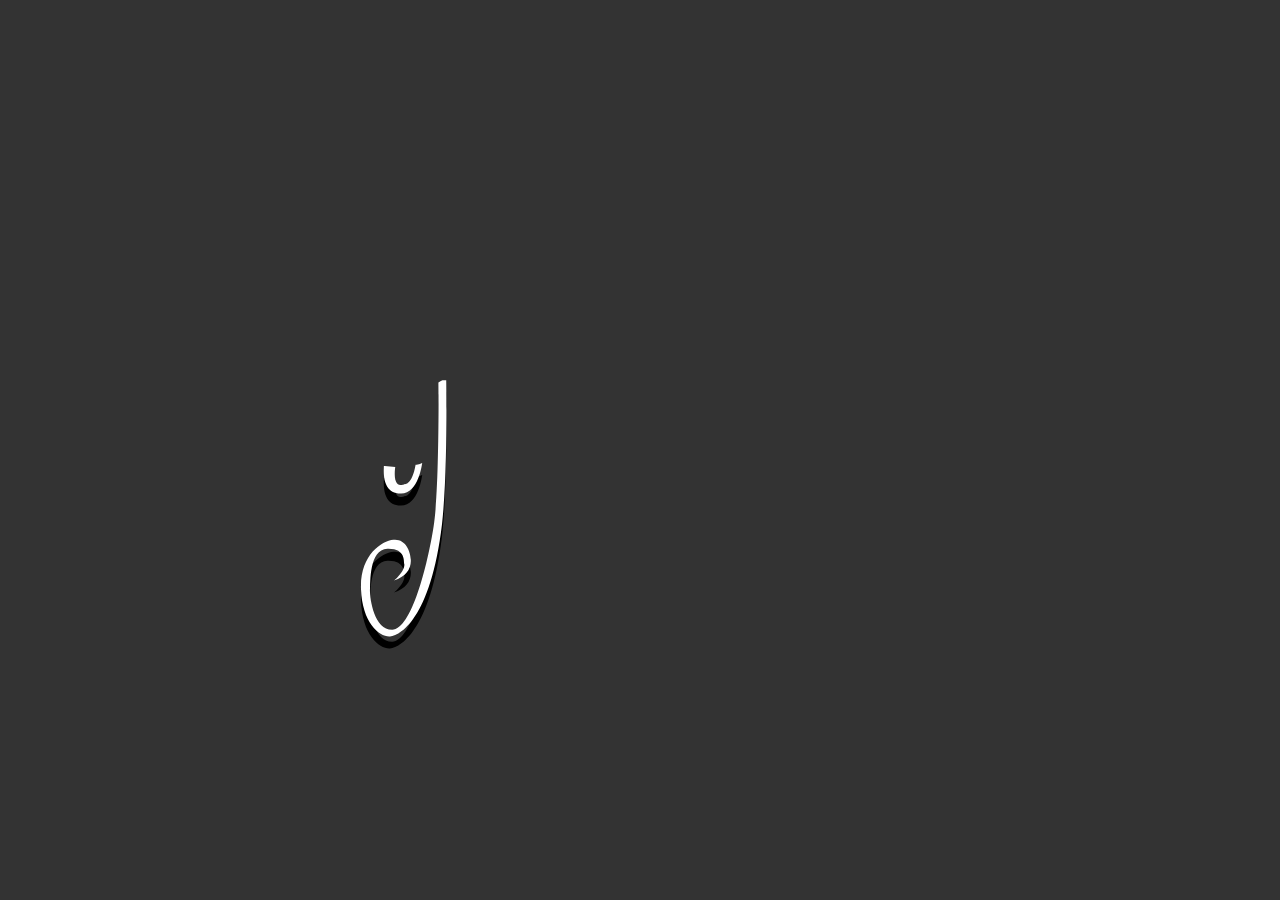
<file: demos/index.html>
<!DOCTYPE html>
<html lang="en">
<head>
  <meta charset="UTF-8">
  <title>Document</title>
  <style>
  html {
    background: #333;
  }
.e {
  stroke: #000;
  stroke-width: 4px;
  fill: none;
}
.e + .e {
  stroke: white;
}
svg {
  display: block;
  margin: 100px auto;
}
/*
.e path {
  animation-fill-mode: both;
}


.e .P1 {
  animation-delay: 0s;
  animation-duration: .6s;
}
.e .P2 {
  animation-delay: .5s;
  animation-duration: .6s;
}


.e .aris path:nth-child(1) {
  animation-duration: .4s;
  animation-delay: 1s;
}
.e .aris path:nth-child(2) {
  animation-duration: .9s;
  animation-delay: 1.3s;
}
.e .aris path:nth-child(3) {
  animation-duration: .2s;
  animation-delay: 2.1s;
}
.e .aris path:nth-child(4) {
  animation-duration: .4s;
  animation-delay: 2.2s;
}


.e .point {
  animation-duration: .2s;
  animation-delay: 2.5s;
}


.e .web path:nth-child(1) {
  animation-duration: 2.2s;
  animation-delay: 2.6s;
}
.e .web path:nth-child(2) {
  animation-duration: .5s;
  animation-delay: 4.4s;
}
.e .web path:nth-child(3) {
  animation-duration: .5s;
  animation-delay: 4.8s;
}
*/








@keyframes animstroke {
  to {
    stroke-dashoffset: 0;
  }
}
@keyframes hello {
  to {
    transform: scale(1);
  }
}





  </style>
</head>
<body>
  <svg width="600" height="600" viewBox="0 0 100 100" xmlns="http://www.w3.org/2000/svg" xmlns:xlink="http://www.w3.org/1999/xlink">
  <defs>
    <mask id="masque1" fill="white">
      <path d="M16.4,49.1c0,0,0.2,17.7-0.8,24c-1,6.4-3.7,17.2-6.9,17.2S4.9,84.5,5,83.5c0.1-0.9-0.2-6.6,2.9-6.7
      c3.1-0.1,2.7,2.2,2.8,2.5c0.1,0.3,0,1.3-1.7,2.8c2-0.7,2.9-2,2.8-3.5c-0.1-1.5-0.9-3.5-2.9-3.3c-2,0.2-5.6,2.6-5.4,8.2
      c0.2,5.6,3,7.9,4.7,7.9c1.7,0,6.9-2.8,8.8-18.7c1-8.9,0.7-24.4,0.7-24.4L16.4,49.1z"></path>
    </mask>
    
    <mask id="masque2" fill="white">
      <path class="st4" d="M13.7,62.5c0,0-0.6,5.2-3.6,5.1c-3.1-0.1-3.1-3.6-2.5-6.6c0.7-3.1,5-12.7,12.3-14.1c4.9-0.9,5.1,10.3,5.1,10.3
      s0.1,18.4-16.3,17c0.1-0.7,0.7-1.5,0.7-1.5s2.9,0.7,5,0.1c2.1-0.7,8.8-3.8,9.3-13.3c0.6-11.2-2.9-12-4.1-11.7
      c-1.2,0.4-7.9,3.1-10.2,14.3c-1,4.7,1,4.1,1.2,4c0.3-0.1,1.4,0.1,2-3.3C13.1,62.8,13.7,62.5,13.7,62.5z"/>
    </mask>
    
    <mask id="masque3" fill="white">
      <path class="st5" d="M58,39.8c-1.2-0.7-1.5,1.1-1.4,1.8c0.1,0.7-1,1.5-1,1.5s-2.6-3.1-4.7-3.8c-0.6,0.4-1.2,1-1.2,1
    s2.8,8.4-1.1,12.3c-0.6-0.9-1.7-0.9-1.2-10.6c-0.7,0.6-1.6,1.3-1.6,1.3s0.7,5.6-0.6,8.5c-1.2,2.9-2.6,4.6-3.1,4s0-8.2,0.4-10.5
    c-1.7,1.2-5.1,3.5-5.1,3.5s-0.5-1-1.4-0.1c-0.9,0.9-2.2,1.7-1.5,2.4c0.7,0.7,1.8-0.1,1.8-0.1s1.3,7-1.7,10.3
    c-0.7-0.8-1.5-2.7-1.6-9.9c-0.5,0.2-1.2,0.6-1.2,0.6s0.7,7.8-0.9,10c-1.6,2.2-3.5,3.5-3.3,0c0.2-3.5,1.3-8,3-8.4
    c0.7-0.2,0.7,0.7,0.7,0.7l0.1-0.8l0.1-1.1c0,0-5,1-5.2,9.2c-0.2,8.2,5,2.1,6-0.4c0.3,0.9,0.9,2.4,2.1,2c1.1-0.5,4.2-2.9,3.6-12.9
    c1.3-1.1,3.3-2.5,3.3-2.5s-1,9.2,0,9.5c0.9,0.3,3.5-0.9,5.3-5.8c0.3,1.8,0.7,3,1.9,2.8c0.8-0.1,2.5-1.9,3.3-5.4
    c-0.1,0.6,0,1.1,0.4,1.5c1.6,1.7,6.3-2.8,4.4-6.5C57.4,42.6,59.2,40.5,58,39.8z M51.6,48.3c0.3-1.8,0.4-3.9,0.1-6.4
    c1.1,0.6,2.3,1.5,2.5,2.2C53.6,44.8,52.1,46.7,51.6,48.3z M53,48.8c-1.3-1.4,2-3.6,2-3.6C56.3,47.1,54.3,50.2,53,48.8z"/>
    </mask>
    
    <mask id="masque4"  fill="white">
      <path class="st0" d="M89,8.8c-5.5-0.1-15.5,10.5-17.8,12.7c-1-1.6-2.5-0.7-3.3-0.4c-0.7,0.4-1.3,1.5-0.7,2.3s1.9,1.5,2.9,0.6
    c5.1,6.7,1.3,14.2,0.7,15.2c-0.7,1-0.7,1.8-2.3,0.5c1.7-8.1-1.5-13.2-1.5-13.2s-0.8,0.8-1.7,1.8c-0.1,3.2,0.4,8.5,1.7,11.7
    c-1.6,5.2-2.6,4.7-4.2,2.7c-2.6-3.3-2.1-11-1.9-14c4.9-2.8,4.4-5.3,2.5-5.3c-1.9,0-3.7,2.2-3.8,4.5c-3.1,1.8-7.9,1.8-11.7,3.6
    c-3.7,1.8-6.8,5.3-8.2,7.7c-1.7-0.4-2.6-0.8-5.1-0.7c-5.4,0.1-6.1,4.9-6.1,4.9s-0.4,4,3.3,4.4c3.7,0.4,6.4-3.5,7.8-6.5
    c3.3-0.4,4.2-1,4.2-1l0.1-0.9c0,0-1.5-0.1-2.8,0c1.4-3.2,4.2-5,7.2-6.7s7.4-1.6,11.1-3c-0.9,14.1,3,16.2,4.3,16.5
    c1.3,0.4,3-1.9,4.2-4.3c8.2,1.8,6-16.3,4.1-19.2c9.8-11.1,11.8-10.7,15.1-11.8c3.5-1.1,7.2,2.3,7.8,7.5c0.7,5.1-4.4,6.9-5.8,6.9
    s-1.8,0.2-2,0.7c-0.2,0.6-0.4,0.8,0.9,1.2c1.3,0.4,1,4.3-1,4.8c-2,0.5-2.6-4.3-2.6-4.3s4.6-6.7,4.3-12.1s-4.6-1.1-5.2,0.1
    C82.1,18.5,83.3,30,83.3,30s-1.7,2.4-3.8,4.3s-3.3-0.7-3.3-2.1c5.3-2.6,4.5-4.9,4.4-5.9c-0.1-1-1.8-3-4.3,0.3
    c-4,5-0.8,10.2,0.9,10.4c2.8,0.3,5.1-4.4,6.3-6.3c2.1,5.4,5.6,1.2,6,0.4c0.6-1.2,1.2-2.6,0.4-5c4.2-0.6,6.4-4.3,6.7-8
    S94.3,8.9,89,8.8z M63,24.7c1.3,0.9-2.1,2.5-2.1,2.5S61.7,23.8,63,24.7z M33.1,45.8c-2,0.1-3-0.7-2.9-2.5c0.1-1.9,1.9-3.3,3.1-3.6
    c1.2-0.4,5,1,5,1C37,44.1,35.1,45.7,33.1,45.8z M78.4,26.7c2.3,0,0.9,3.5-2.1,4C76.3,30.7,76.1,26.7,78.4,26.7z M85.7,14.4
    c2.1-0.3,3,3.7-1.5,12.4C84.1,26.9,83.6,14.7,85.7,14.4z"/>
    </mask>
    
    <mask id="masque5" fill="white">
      <path d="M44.6,39.2c0,0,0.2,1.8,1.2,1.5c1-0.3,1.6-1.7,1.3-2.6S44.9,36.5,44.6,39.2z"/>
    </mask>

    <filter id="blur">
      <feGaussianBlur stdDeviation=".5" />
    </filter>

  </defs>
  
  <g class="e">
    <path class="P1" d="M17.1,48.7c0,0,0,18.4-0.8,24.1C15.4,78.4,13,91.1,8,90.8s-4.7-12-1.3-14.1s7,2.4,2.3,5.4" mask="url(#masque1)"/>
      
    <path class="P2" d="M13.2,62.3c0,0-1.4,5.1-3.4,4.7c-1.9-0.4-3.1-3.9,1.2-12.1c4.2-8.3,10.5-9.5,12.3-4.2
      c1.9,5.2,3.4,24.9-15.6,22.9" mask="url(#masque2)"/>
    
    <g class="aris" mask="url(#masque3)">
      <path id="a" class="st1" d="M31.3,52.6c0,0-3.9,1.3-4.3,6.9c-0.4,5.6,0.5,9.1,4.2-0.1c0.9-2.3,0.2-8.8,0.2-8.8"/>
      <path id="r" class="st1" d="M32,50.8c0,0,0.8,13.6,2.8,11.6s3.2-9.7,2.1-13.2c-1.8-5.3-6.3,7.2,1.4-0.2c2.2-2.1,1.3-3,3.3-2.9
      S40.1,57.5,42,56.7c1.8-0.8,4.1-7.3,3.8-15.1"/>
      <path id="i" style="stroke-width: 3px;" class="st1" d="M46.4,41.7c0,0-0.4,14.4,2.1,11s2.6-12.4-0.1-15.9"/>
      <path id="s" class="st1" d="M49.7,39.5c0,0,7.5,4.6,6.4,7.3c-1.1,2.8-5.6,5.7-4.4,1.1s6-4.2,6-8.9"/>
    </g>
    
    <path class="point" mask="url(#masque5)" d="M45.4,37.4c0,0-1.6,3.2,0.1,3.1c2.4-0.1-0.4-4.7-0.4-4.7"/>
    
    <g class="web" mask="url(#masque4)">
      <path id="W" class="st1" d="M43.8,40c0,0-8.5-1.4-10.9-0.8s-4.3,3.4-3.5,5.1s3.1,3.8,6.5,0.6c3.4-3.2,5.8-10.4,10.1-12.4
        c4.3-2,10.9-2.5,14.3-4.2c3.4-1.7,5.3-2.7,4.5-3.4c-3.8-3.3-5.9-0.8-4.9,9.6c1,10.4,5,14.3,7.7,6.2c2.6-8.1-1.1-13.5-1.1-13.5
        S63.9,41,68.7,41.5c4.9,0.5,3.7-16,2.1-18.4c-4.1-6-5.7,4.4,0.3-0.2c5.9-4.6,14.1-15,18.8-13.2c4.6,1.8,10.4,9.8,1.1,15.6"/>
      <path id="e" class="st1" d="M76.1,31.9c0,0,4.9-1.4,4-5s-6.5,1.3-5.4,5.6c1.5,5.7,2.6,3.7,8.5-1.4"/>
      <path id="b" style="stroke-width: 3px;" class="st1" d="M84.9,25.4c2.4-0.5,5.9-10.1,2.5-11.3s-3.1-0.2-3.6,1.7s-0.5,13.6,0.3,14.9s3.3,2.7,4.7,0.5
        s0-5.3-1-6c0,0,2.4,1.2,4.1-0.2"/>
    </g>
  </g>

  <g class="e" transform="translate(0,-2)">
    <path class="P1" d="M17.1,48.7c0,0,0,18.4-0.8,24.1C15.4,78.4,13,91.1,8,90.8s-4.7-12-1.3-14.1s7,2.4,2.3,5.4" mask="url(#masque1)"/>
      
    <path class="P2" d="M13.2,62.3c0,0-1.4,5.1-3.4,4.7c-1.9-0.4-3.1-3.9,1.2-12.1c4.2-8.3,10.5-9.5,12.3-4.2
      c1.9,5.2,3.4,24.9-15.6,22.9" mask="url(#masque2)"/>
    
    <g class="aris" mask="url(#masque3)">
      <path id="a" class="st1" d="M31.3,52.6c0,0-3.9,1.3-4.3,6.9c-0.4,5.6,0.5,9.1,4.2-0.1c0.9-2.3,0.2-8.8,0.2-8.8"/>
      <path id="r" class="st1" d="M32,50.8c0,0,0.8,13.6,2.8,11.6s3.2-9.7,2.1-13.2c-1.8-5.3-6.3,7.2,1.4-0.2c2.2-2.1,1.3-3,3.3-2.9
      S40.1,57.5,42,56.7c1.8-0.8,4.1-7.3,3.8-15.1"/>
      <path id="i" style="stroke-width: 3px;" class="st1" d="M46.4,41.7c0,0-0.4,14.4,2.1,11s2.6-12.4-0.1-15.9"/>
      <path id="s" class="st1" d="M49.7,39.5c0,0,7.5,4.6,6.4,7.3c-1.1,2.8-5.6,5.7-4.4,1.1s6-4.2,6-8.9"/>
    </g>
    
    <path class="point" mask="url(#masque5)" d="M45.4,37.4c0,0-1.6,3.2,0.1,3.1c2.4-0.1-0.4-4.7-0.4-4.7"/>
    
    <g class="web" mask="url(#masque4)">
      <path id="W" class="st1" d="M43.8,40c0,0-8.5-1.4-10.9-0.8s-4.3,3.4-3.5,5.1s3.1,3.8,6.5,0.6c3.4-3.2,5.8-10.4,10.1-12.4
        c4.3-2,10.9-2.5,14.3-4.2c3.4-1.7,5.3-2.7,4.5-3.4c-3.8-3.3-5.9-0.8-4.9,9.6c1,10.4,5,14.3,7.7,6.2c2.6-8.1-1.1-13.5-1.1-13.5
        S63.9,41,68.7,41.5c4.9,0.5,3.7-16,2.1-18.4c-4.1-6-5.7,4.4,0.3-0.2c5.9-4.6,14.1-15,18.8-13.2c4.6,1.8,10.4,9.8,1.1,15.6"/>
      <path id="e" class="st1" d="M76.1,31.9c0,0,4.9-1.4,4-5s-6.5,1.3-5.4,5.6c1.5,5.7,2.6,3.7,8.5-1.4"/>
      <path id="b" style="stroke-width: 3px;" class="st1" d="M84.9,25.4c2.4-0.5,5.9-10.1,2.5-11.3s-3.1-0.2-3.6,1.7s-0.5,13.6,0.3,14.9s3.3,2.7,4.7,0.5
        s0-5.3-1-6c0,0,2.4,1.2,4.1-0.2"/>
    </g>
  </g>


</svg>

<script src="tweenlite.js"></script>

<script>
        // Store a reference to our paths, excluding our clip path
        var paths = document.querySelectorAll('.e path');
        var svg = document.querySelector('svg');

        // For each path, set the stroke-dasharray and stroke-dashoffset
        // equal to the path's total length, hence rendering it invisible
        var delay = 0;
        var delayPoint = .4;
        for (var i = 0; i < paths.length; i++) {
          var e = paths[i];
          e.style.strokeDasharray = e.style.strokeDashoffset = e.getTotalLength() + 1;
          e._duration = e.getTotalLength() / 100;
          console.log('durée', e._duration);
          e._delay = delay;
          console.log('__délai', e._delay);
          delay += e._duration - .1;
        };

        var tl = new TimelineMax();

        // 0: P1, 1: P2
        // 2: a, 3: ari, 4: is, 5: s
        // 6: .
        // 7: W, 8: e, 9: b
        tl.add([
            TweenLite.to([paths[0], paths[10]], paths[0]._duration, {strokeDashoffset: 0, delay: paths[0]._delay}),
            TweenLite.to([paths[1], paths[11]], paths[1]._duration, {strokeDashoffset: 0, delay: paths[1]._delay}),
            TweenLite.to([paths[2], paths[12]], paths[2]._duration, {strokeDashoffset: 0, delay: paths[2]._delay}),
            TweenLite.to([paths[3], paths[13]], paths[3]._duration, {strokeDashoffset: 0, delay: paths[3]._delay}),
            TweenLite.to([paths[4], paths[14]], paths[4]._duration, {strokeDashoffset: 0, delay: paths[4]._delay}),
            TweenLite.to([paths[5], paths[15]], paths[5]._duration, {strokeDashoffset: 0, delay: paths[5]._delay}),
            TweenLite.to([paths[6], paths[16]], paths[6]._duration * 3, {strokeDashoffset: 0, delay: paths[6]._delay}),
            TweenLite.to([paths[7], paths[17]], paths[7]._duration, {strokeDashoffset: 0, delay: paths[7]._delay + delayPoint}),
            TweenLite.to([paths[8], paths[18]], paths[8]._duration, {strokeDashoffset: 0, delay: paths[8]._delay + delayPoint}),
            TweenLite.to([paths[9], paths[19]], paths[9]._duration, {strokeDashoffset: 0, delay: paths[9]._delay + delayPoint})
        ]);

</script>

</body>
</html>
</file>
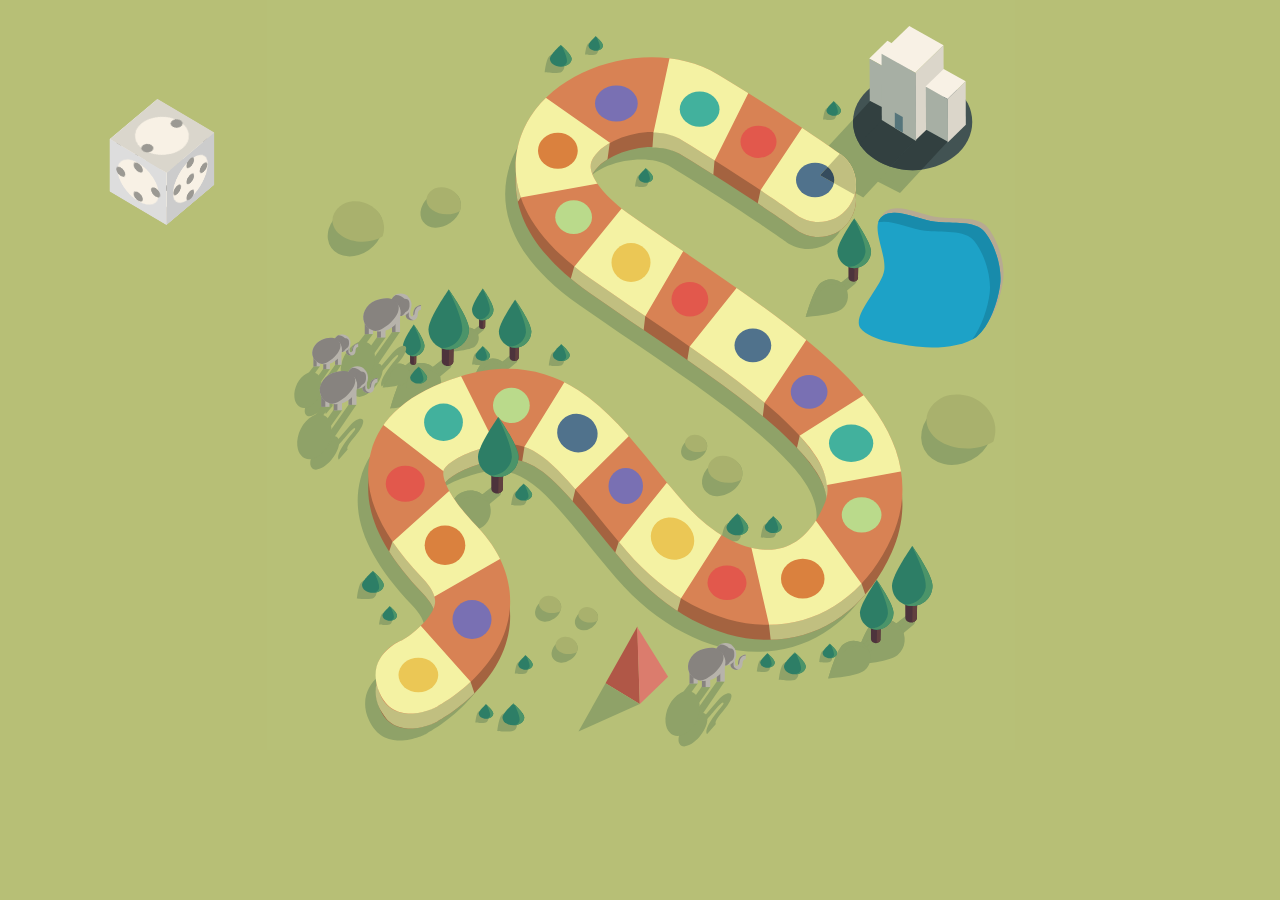
<file: demos/Snap.svg-0.3.0/demos/animated-game/index.html>
<!doctype html>
<html lang="en">

	<head>
		<meta charset="utf-8">
	    <meta name="copyright" content="Copyright © 2013 Adobe Systems Incorporated. All rights reserved.

	 Licensed under the Apache License, Version 2.0 (the “License”);
	 you may not use this file except in compliance with the License.
	 You may obtain a copy of the License at

	 http://www.apache.org/licenses/LICENSE-2.0

	 Unless required by applicable law or agreed to in writing, software
	 distributed under the License is distributed on an “AS IS” BASIS,
	 WITHOUT WARRANTIES OR CONDITIONS OF ANY KIND, either express or implied.
	 See the License for the specific language governing permissions and
	 limitations under the License.">
	
		<title>illustration</title>
		<style>
			body{
				margin: 0;
				padding: 0;
				background: #b7bf76;
				overflow: hidden;
			}
			
			svg{
				display: block;
				margin: auto;
				-webkit-transform-origin: top center;
				-webkit-transform: scale(1.5);
				-moz-transform-origin: top center;
				-moz-transform: scale(1.5);
			}
			
			.hit-area{
				cursor: pointer;
			}
			
			.face .mouth{
				-webkit-transform-origin: 0px 4px;
				-webkit-transition: -webkit-transform .4s;
				-webkit-transform: scale(1, 0);
				-moz-transform-origin: 0px 4px;
				-moz-transition: -webkit-transform .4s;
				-moz-transform: scale(1, 0);
			}
			
			.face .eye.right{
				-webkit-transform-origin: 8px -4px;
				-moz-transform-origin: 8px -4px;
			}
			
			.face .eye.left{
				-webkit-transform-origin: -8px -4px;
				-moz-transform-origin: -8px -4px;
			}
			
			.face .eye{
				-webkit-transition: -webkit-transform .2s;
				-webkit-transform: scale(1, 0);
				-moz-transition: -webkit-transform .2s;
				-moz-transform: scale(1, 0);
			}
			
			@-webkit-keyframes breeze{
				0% {
					-webkit-transform: rotate(0deg);
				}
				50% {
					-webkit-transform: rotate(10deg);
				}
				100% {
					-webkit-transform: rotate(0deg);
				}
			}
			
			@-moz-keyframes breeze{
				0% {
					-moz-transform: rotate(0deg);
				}
				50% {
					-moz-transform: rotate(10deg);
				}
				100% {
					-moz-transform: rotate(0deg);
				}
			}
			
			@-webkit-keyframes blink{
				0% {
					-webkit-transform: scale(1, 0);
				}
				10% {
					-webkit-transform: scale(1, 1);
				}
				90% {
					-webkit-transform: scale(1, 1);
				}
				100% {
					-webkit-transform: scale(1, 0);
				}
			}
			
			@-moz-keyframes blink{
				0% {
					-moz-transform: scale(1, 0);
				}
				10% {
					-moz-transform: scale(1, 1);
				}
				90% {
					-moz-transform: scale(1, 1);
				}
				100% {
					-moz-transform: scale(1, 0);
				}
			}
			
			@-webkit-keyframes talk{
				0% {
					-webkit-transform: scale(1, 0);
				}
				50% {
					-webkit-transform: scale(1, 1);
				}
				100% {
					-webkit-transform: scale(1, 0);
				}
			}
			
			@-moz-keyframes talk{
				0% {
					-moz-transform: scale(1, 0);
				}
				50% {
					-moz-transform: scale(1, 1);
				}
				100% {
					-moz-transform: scale(1, 0);
				}
			}
			
			.tree{
				-webkit-transform-origin: 50% 100%;
				-webkit-animation: breeze 2s ease-out infinite;
				-moz-transform-origin: 50% bottom;
				/*-moz-animation: breeze 2s ease-out infinite;*/
			}
			
			.tree .face.animating .eye{
				-webkit-transform: scale(1, 1);
				-moz-transform: scale(1, 1);
			}
			
			.face.animating .eye{
				-webkit-animation: blink 5s infinite;
				-moz-animation: blink 5s infinite;
			}
			
			.face.animating .mouth{
				-webkit-animation: talk 1s infinite;
				-moz-animation: talk 1s infinite;
			}
			
			#cube-hitarea{
				position: absolute;
				top: 100px;
				left: 100px;
				width: 125px;
				height: 125px;	
				cursor: pointer;		
			}
			
			#cube{
				position: absolute;
				left: 25px;
				top: 25px;
				width: 74px;
				height: 74px;
				z-index: 100;
				backface-visibility: visible;
				pointer-events: none;
				-webkit-transform-style: preserve-3d;
				-webkit-transform-origin: center center;
				-webkit-backface-visibility: visible;
				-webkit-transform: rotateX(-45deg) rotateY(50deg);
				-webkit-transition: -webkit-transform 1s;
				-moz-transform-style: preserve-3d;
				-moz-transform-origin: center center;
				-moz-backface-visibility: visible;
				-moz-transform: rotateX(-45deg) rotateY(50deg);
				-moz-transition: -moz-transform 1s;
			}
			
			.side{
				position: absolute;
				top: 0;
				left: 0;
				width: 74px;
				height: 74px;
				pointer-events: none;
				backface-visibility: visible;
				-webkit-transform-origin: center center;
				-webkit-backface-visibility: visible;
				-moz-transform-origin: center center;
				-moz-backface-visibility: visible;
			}
			
			.side *{
				pointer-events: none;
			}
			
			#cube .side:nth-child(1) {
				-webkit-transform: translateY(37px) rotateX(90deg);
				-moz-transform: translateY(37px) rotateX(90deg);
			}
			
			#cube .side:nth-child(2) {
				-webkit-transform: translateY(-37px) rotateX(-90deg);
				-moz-transform: translateY(-37px) rotateX(-90deg);
				
			}
		
			#cube .side:nth-child(3) {				
				-webkit-transform: translateX(37px) rotateY(-90deg);
				-moz-transform: translateX(37px) rotateY(-90deg);
				
			}
			
			#cube .side:nth-child(4) {				
				-webkit-transform: translateX(-37px) rotateY(-90deg);
				-moz-transform: translateX(-37px) rotateY(-90deg);
			}
			
			#cube .side:nth-child(5) {	
				-webkit-transform: translateZ(37px) rotateZ(90deg);
				-moz-transform: translateZ(37px) rotateZ(90deg);
			}
			
			#cube .side:nth-child(6) {			
				-webkit-transform: translateZ(-37px) rotateZ(0deg);
				-moz-transform: translateZ(-37px) rotateZ(0deg);
			}
		
		</style>
	</head>
	<body>
		<svg version="1.1" xmlns="http://www.w3.org/2000/svg" xmlns:xlink="http://www.w3.org/1999/xlink" x="0px" y="0px" width="500px"
			 height="500px" viewBox="0 0 500 500" enable-background="new 0 0 500 500" xml:space="preserve">
		
		<g id="Layer_1">
			<rect x="1.103" y="-3.397" fill="#B7C077" width="498.897" height="503.397"/>
			<polygon fill="#8FA268" points="418.781,75.171 403.456,67.284 371.524,101.763 386.849,109.65 	"/>
			<polygon fill="#8FA268" points="455.281,94.171 439.956,86.284 408.024,120.763 423.349,128.65 	"/>
			<g>
				<path fill="#8FA268" d="M307.422,349.64c2.285-1.785,5.976-0.877,8.245,2.027s2.255,6.705-0.03,8.49
					c-2.285,1.785-11.397,0.436-11.397,0.436S305.137,351.425,307.422,349.64z"/>
				<path fill="#2D7E66" d="M322.176,351.605c0,2.9-3.246,5.25-7.25,5.25s-7.25-2.35-7.25-5.25c0-2.899,7.25-9.25,7.25-9.25
					S322.176,348.706,322.176,351.605z"/>
				<g>
					<path fill="#4B9469" d="M315.638,343c0.56,1.102,4.291,8.604,3.316,11.104c-0.551,1.413-1.879,2.357-3.551,2.734
						c3.781-0.179,6.774-2.45,6.774-5.233C322.176,349.266,317.461,344.685,315.638,343z"/>
					<path fill="#4B9469" d="M315.501,342.874c-0.351-0.322-0.574-0.518-0.574-0.518s-0.585,0.515-1.411,1.303
						C314.567,343.22,315.325,342.938,315.501,342.874z"/>
				</g>
			</g>
			<path fill="#B7AA92" d="M448.987,144.849c11.418,1.436,26.354-1.275,32.959,6.957c6.697,8.347,11.56,23.593,10.135,34.927
				c-1.426,11.333-7.266,28.424-15.822,34.852c-8.438,6.34-26.34,8.047-37.757,6.611c-11.418-1.436-32.753-3.982-39.358-12.215
				c-6.697-8.347,14.278-27.631,15.704-38.964c1.426-11.333-9.795-29.455-1.239-35.883
				C422.048,134.793,437.569,143.412,448.987,144.849z"/>
			<path fill="#1DA2C7" d="M446.987,147.849c11.418,1.436,26.354-1.275,32.959,6.957c6.697,8.347,11.56,23.593,10.135,34.927
				c-1.426,11.333-7.266,28.424-15.822,34.852c-8.438,6.34-26.34,8.047-37.757,6.611c-11.418-1.436-32.753-3.982-39.358-12.215
				c-6.697-8.347,14.278-27.631,15.704-38.964c1.426-11.333-9.795-29.455-1.239-35.883
				C420.048,137.793,435.569,146.412,446.987,147.849z"/>
			<path fill="#188BAB" d="M479.946,154.806c-6.605-8.232-21.542-5.521-32.959-6.957c-11.418-1.436-26.939-10.056-35.378-3.716
				c-1.42,1.067-2.287,2.462-2.765,4.089c8.765-2.002,21.436,4.406,31.143,5.627c11.418,1.436,26.354-1.275,32.959,6.957
				c6.697,8.347,11.56,23.593,10.135,34.927c-1.176,9.346-5.356,22.603-11.584,30.571c0.994-0.534,1.935-1.098,2.762-1.719
				c8.556-6.428,14.396-23.519,15.822-34.852C491.507,178.399,486.644,163.153,479.946,154.806z"/>
			<g>
				<path fill="#8FA268" d="M141.244,332.65l5.092,6.17l9.996-8.312c0.023-0.018,0.05-0.027,0.072-0.046
					c1.341-1.106,1.322-3.343-0.042-4.995s-3.556-2.095-4.896-0.988C151.261,324.648,141.244,332.65,141.244,332.65z"/>
				<path fill="#8FA268" d="M143.154,334.964l12.684-10.036c-1.354-1.194-3.192-1.423-4.372-0.449
					c-0.205,0.169-10.222,8.171-10.222,8.171L143.154,334.964z"/>
				<path fill="#8FA268" d="M128.41,330.061c5.75-4.746,14.259-3.932,19.005,1.819c4.746,5.75,3.932,14.259-1.819,19.005
					c-5.75,4.746-29.031,6.456-29.031,6.456S122.66,334.807,128.41,330.061z"/>
				<path fill="#8FA268" d="M116.565,357.341c0,0,0.07-0.005,0.176-0.014c1.86-4.138,9.678-20.974,15.261-24.357
					c6.072-3.679,13.88-1.998,17.949,3.676c-0.5-1.695-1.341-3.319-2.536-4.767c-4.746-5.75-13.255-6.565-19.005-1.819
					C122.66,334.807,116.565,357.341,116.565,357.341z"/>
			</g>
			<g>
				<g>
					<path fill="#8FA268" d="M137.623,221.277l2.694,3.265l5.289-4.398c0.012-0.009,0.026-0.015,0.038-0.024
						c0.709-0.585,0.699-1.769-0.022-2.643c-0.722-0.874-1.881-1.108-2.591-0.523C142.923,217.043,137.623,221.277,137.623,221.277z"
						/>
					<path fill="#8FA268" d="M138.633,222.501l6.711-5.31c-0.716-0.632-1.689-0.753-2.313-0.238c-0.108,0.089-5.408,4.324-5.408,4.324
						L138.633,222.501z"/>
					<path fill="#8FA268" d="M130.832,219.907c3.043-2.511,7.545-2.08,10.056,0.962c2.511,3.043,2.08,7.545-0.962,10.056
						c-3.043,2.511-15.361,3.416-15.361,3.416S127.79,222.418,130.832,219.907z"/>
					<path fill="#8FA268" d="M124.565,234.341c0,0,0.037-0.003,0.093-0.007c0.984-2.189,5.121-11.098,8.075-12.887
						c3.213-1.946,7.344-1.057,9.497,1.945c-0.264-0.897-0.709-1.756-1.342-2.522c-2.511-3.043-7.013-3.473-10.056-0.962
						C127.79,222.418,124.565,234.341,124.565,234.341z"/>
				</g>
				<g id="tree_2_" class="tree">
					<path fill="#4D333C" d="M146.93,210.747h-4.233l0.025,6.878c-0.001,0.015-0.006,0.03-0.006,0.045c0,0.92,0.919,1.665,2.052,1.665
						s2.052-0.746,2.052-1.665C146.821,217.53,146.93,210.747,146.93,210.747z"/>
					<path fill="#61403F" d="M145.342,210.747l-0.176,8.556c0.943-0.15,1.656-0.823,1.656-1.633c0-0.141,0.108-6.923,0.108-6.923
						H145.342z"/>
					<path fill="#2D7E66" d="M152.309,206.382c0,3.945-3.198,7.143-7.143,7.143c-3.945,0-7.143-3.198-7.143-7.143
						s7.143-14.021,7.143-14.021S152.309,202.437,152.309,206.382z"/>
					<path fill="#4B9469" d="M145.166,192.361c0,0-0.022,0.031-0.054,0.076c1.062,2.153,5.3,11.013,4.799,14.431
						c-0.544,3.717-3.86,6.337-7.545,6.086c0.86,0.367,1.806,0.571,2.8,0.571c3.945,0,7.143-3.198,7.143-7.143
						C152.309,202.437,145.166,192.361,145.166,192.361z"/>
				</g>
			</g>
			<g>
				<g>
					<path fill="#8FA268" d="M155.331,243.566l4.078,4.942l8.006-6.657c0.018-0.014,0.04-0.022,0.058-0.037
						c1.074-0.886,1.059-2.677-0.034-4.001c-1.092-1.323-2.848-1.678-3.922-0.792C163.354,237.157,155.331,243.566,155.331,243.566z"
						/>
					<path fill="#8FA268" d="M156.86,245.419l10.159-8.038c-1.084-0.957-2.556-1.139-3.501-0.36c-0.164,0.135-8.187,6.545-8.187,6.545
						L156.86,245.419z"/>
					<path fill="#8FA268" d="M145.052,241.492c4.606-3.801,11.42-3.149,15.221,1.457c3.801,4.606,3.149,11.42-1.457,15.221
						c-4.606,3.801-23.252,5.171-23.252,5.171S140.446,245.293,145.052,241.492z"/>
					<path fill="#8FA268" d="M135.565,263.341c0,0,0.056-0.004,0.141-0.011c1.489-3.314,7.751-16.799,12.223-19.508
						c4.863-2.946,11.117-1.6,14.376,2.944c-0.4-1.357-1.074-2.658-2.031-3.818c-3.801-4.606-10.616-5.258-15.221-1.457
						C140.446,245.293,135.565,263.341,135.565,263.341z"/>
				</g>
				<g id="tree_3_" class="tree">
					<path fill="#4D333C" d="M169.418,227.627h-6.407l0.039,10.412c-0.001,0.023-0.008,0.045-0.008,0.068
						c0,1.392,1.391,2.521,3.107,2.521s3.107-1.129,3.107-2.521C169.255,237.895,169.418,227.627,169.418,227.627z"/>
					<path fill="#61403F" d="M167.015,227.627l-0.267,12.951c1.428-0.227,2.506-1.246,2.506-2.471c0-0.213,0.164-10.48,0.164-10.48
						H167.015z"/>
					<path fill="#2D7E66" d="M177.561,221.02c0,5.971-4.841,10.812-10.812,10.812c-5.971,0-10.812-4.841-10.812-10.812
						s10.812-21.224,10.812-21.224S177.561,215.049,177.561,221.02z"/>
					<path fill="#4B9469" d="M166.749,199.796c0,0-0.033,0.046-0.081,0.116c1.608,3.258,8.022,16.671,7.265,21.844
						c-0.823,5.626-5.842,9.592-11.421,9.213c1.302,0.555,2.733,0.864,4.238,0.864c5.971,0,10.812-4.841,10.812-10.812
						C177.561,215.048,166.749,199.796,166.749,199.796z"/>
				</g>
			</g>
			<g>
				<g>
					<path fill="#8FA268" d="M108.244,247.65l5.092,6.17l9.996-8.312c0.023-0.018,0.05-0.027,0.072-0.046
						c1.341-1.106,1.322-3.343-0.042-4.995s-3.556-2.095-4.896-0.988C118.261,239.648,108.244,247.65,108.244,247.65z"/>
					<path fill="#8FA268" d="M110.154,249.964l12.684-10.036c-1.354-1.194-3.192-1.423-4.372-0.449
						c-0.205,0.169-10.222,8.171-10.222,8.171L110.154,249.964z"/>
					<path fill="#8FA268" d="M95.41,245.061c5.75-4.746,14.259-3.932,19.005,1.819c4.746,5.75,3.932,14.259-1.819,19.005
						c-5.75,4.746-29.031,6.456-29.031,6.456S89.66,249.807,95.41,245.061z"/>
					<path fill="#8FA268" d="M83.565,272.341c0,0,0.07-0.005,0.176-0.014c1.86-4.138,9.678-20.974,15.262-24.357
						c6.072-3.679,13.88-1.998,17.949,3.676c-0.5-1.695-1.341-3.319-2.536-4.767c-4.746-5.75-13.255-6.565-19.005-1.819
						C89.66,249.807,83.565,272.341,83.565,272.341z"/>
				</g>
				<g id="tree" class="tree">
					<path fill="#4D333C" d="M125.833,227.75h-8l0.048,13c-0.001,0.029-0.011,0.056-0.011,0.085c0,1.738,1.737,3.147,3.879,3.147
						s3.879-1.409,3.879-3.147C125.629,240.569,125.833,227.75,125.833,227.75z"/>
					<path fill="#61403F" d="M122.833,227.75l-0.333,16.171c1.783-0.284,3.129-1.556,3.129-3.086c0-0.266,0.204-13.085,0.204-13.085
						H122.833z"/>
					<path fill="#2D7E66" d="M136,219.5c0,7.456-6.044,13.5-13.5,13.5s-13.5-6.044-13.5-13.5s13.5-26.5,13.5-26.5
						S136,212.044,136,219.5z"/>
					<path fill="#4B9469" d="M122.5,193c0,0-0.041,0.058-0.101,0.144c2.008,4.068,10.016,20.815,9.071,27.274
						c-1.028,7.025-7.295,11.977-14.26,11.503c1.625,0.693,3.413,1.078,5.291,1.078c7.456,0,13.5-6.044,13.5-13.5
						C136,212.044,122.5,193,122.5,193z"/>
				</g>
			</g>
			<g>
				<path fill="#8FA268" d="M107.995,488.935c0,0-27.495,15.065-38.495-8.435s14.505-35.435,14.505-35.435l-0.12,0.066
					c8.25-4.635,21.086-15.728,22.441-24.818c0.706-4.742-2.117-10.473-8.392-17.033c-29.661-31.009-40.896-58.425-34.35-83.813
					c5.938-23.025,25.774-39.959,58.958-50.329c29.623-9.256,55.577-6.308,79.346,9.018c19.332,12.465,34.375,31.005,51.794,52.473
					c5.819,7.172,11.837,14.588,18.272,22.071c19.028,22.127,42.605,34.183,61.514,31.455c13.414-1.932,24.096-11.502,31.747-28.444
					c9.5-21.035-10.042-41.312-19.434-51.055c-23.146-24.015-60.765-49.642-100.592-76.773c-11.578-7.887-23.55-16.042-35.499-24.381
					c-70.021-48.869-47.963-94.971-39.535-107.937c24.343-37.448,86.145-51.298,124.771-27.962
					c48.298,29.18,80.323,52.135,81.663,53.098c11.212,8.058,13.768,23.68,5.71,34.891c-8.059,11.21-23.676,13.767-34.889,5.712l0,0
					c-0.312-0.225-31.873-22.831-78.34-50.905c-14.191-8.572-46.646-3.502-56.994,12.417c-2.279,3.506-2.561,6.683-0.974,10.966
					c1.817,4.903,7.769,15.154,27.204,28.718c11.716,8.177,23.57,16.252,35.033,24.061c42.021,28.626,81.712,55.665,108.441,83.397
					c15.897,16.493,26.271,32.227,31.712,48.098c6.755,19.703,5.844,39.296-2.71,58.235c-14.717,32.586-39.643,52.955-70.188,57.354
					c-4.11,0.592-8.272,0.884-12.457,0.884c-32.675,0.002-67.042-17.771-94.094-49.228c-6.902-8.025-13.149-15.725-19.19-23.17
					c-33.405-41.169-46.527-54.919-77.399-45.269c-18.515,5.786-24.713,12.207-25.456,15.09c-1.033,4.008,2.451,16.261,22.065,36.768
					c21.94,22.938,23.89,44.913,21.661,59.309C150.006,464.983,112.278,486.592,107.995,488.935z"/>
			</g>
			<polygon fill="#8FA268" points="444.031,82.921 421.206,70.034 376.024,118.763 398.849,131.65 	"/>
			<ellipse fill="#425353" cx="431.75" cy="81.25" rx="39.75" ry="32.25"/>
			<g>
				<path fill="#A46340" d="M114.994,480.935c0,0-29.994,15.565-38.994-9.935s15.006-33.935,15.006-33.935l-0.122,0.065
					c8.25-4.634,21.087-15.728,22.441-24.818c0.706-4.74-2.116-10.472-8.391-17.031c-29.663-31.01-40.897-58.425-34.35-83.815
					c5.938-23.025,25.775-39.956,58.959-50.328c29.623-9.255,55.578-6.306,79.344,9.019c19.334,12.463,34.375,31.003,51.794,52.472
					c5.821,7.172,11.837,14.588,18.271,22.072c19.032,22.125,42.604,34.183,61.516,31.456c13.416-1.935,24.097-11.503,31.747-28.447
					c3.084-6.828,9.5-21.034-19.435-51.053c-23.146-24.016-60.763-49.644-100.591-76.775c-11.578-7.884-23.55-16.041-35.5-24.381
					c-70.019-48.869-47.962-94.972-39.534-107.938c24.345-37.447,86.149-51.296,124.771-27.959
					c48.297,29.178,80.322,52.134,81.663,53.097c11.212,8.059,13.769,23.678,5.709,34.891c-8.059,11.21-23.673,13.767-34.887,5.712
					l-0.001,0c-0.312-0.225-31.871-22.832-78.34-50.906c-16.629-10.045-48.164-1.173-56.994,12.418
					c-2.278,3.506-2.562,6.682-0.975,10.966c1.819,4.903,7.769,15.153,27.207,28.719c11.716,8.175,23.568,16.25,35.031,24.06
					c42.021,28.625,81.712,55.666,108.44,83.396c15.896,16.494,26.271,32.229,31.713,48.101c6.756,19.699,5.844,39.293-2.71,58.234
					c-14.716,32.584-39.644,52.953-70.188,57.353c-36.207,5.218-76.034-12.859-106.55-48.344c-6.903-8.024-13.15-15.725-19.19-23.169
					c-33.406-41.168-46.527-54.915-77.4-45.269c-18.516,5.784-24.712,12.206-25.456,15.091c-1.031,4.006,2.453,16.26,22.065,36.766
					c21.941,22.938,23.891,44.912,21.663,59.31C157.006,456.984,119.278,478.591,114.994,480.935z"/>
			</g>
			<g>
				<polygon fill="#F8F1E5" points="417.514,47.235 402.848,38.955 414.939,27.215 429.606,35.495 		"/>
				<polygon fill="#DBD6CA" points="417.514,47.235 417.626,76.223 429.718,64.483 429.606,35.495 		"/>
				<polygon fill="#A7AFA4" points="417.835,75.829 403.169,67.548 403.052,39.102 417.719,47.382 		"/>
			</g>
			<defs>
				<filter id="Adobe_OpacityMaskFilter" filterUnits="userSpaceOnUse" x="68.781" y="48.158" width="356.179" height="437.532">
					<feColorMatrix  type="matrix" values="1 0 0 0 0  0 1 0 0 0  0 0 1 0 0  0 0 0 1 0"/>
				</filter>
			</defs>
			<mask maskUnits="userSpaceOnUse" x="68.781" y="48.158" width="356.179" height="437.532" id="SVGID_1_">
				<g filter="url(#Adobe_OpacityMaskFilter)">
					<g>
						<g>
							<polygon fill="#FFFFFF" points="369.002,174.823 349.888,155.712 327.395,140.715 330.333,127 360.675,90.792 388.113,109.084 
								411.425,132.396 					"/>
						</g>
						<g>
							<path fill="#FFFFFF" d="M338,434.397l-2-17.731l-12-43.269l24.601-5.638L365,353.397L397.667,389l6.268,18.175l-25.173,12.585
								L338,434.397z M109,409.397l-8.039-11.622l-0.527-0.589l-20.069-22.296L85,361l39.965-26.248l19.513,21.686l20.695,20.695
								L109,409.397z M272.573,415.756l-20.044-20.047l-22.137-17.711L236,360.647l31.873-29.499l24.738,19.792L306,363.397
								l-28.5,34.75L272.573,415.756z M371,333.397l-17-32l2.5-11.064l49.908-22.089l26.842,53.685L371,333.397z M204,338.397
								l-17.119-16.618l-0.7-0.639L171,310.397l2-12.731l31.342-41.103l21.523,19.565l22.677,18.143L207,326L204,338.397z
								 M124,327.397l-8.667-11.064l-43.102-28.743l26.289-19.116l29.05-14.526L154,296.667l0.404,10.951l-24.617,12.307L124,327.397z
								 M331.55,280.052l-26.058-17.373l-1.019-0.812l-23.424-18.742l1.95-11.958l35.531-34.896l22.426,17.942l23.878,15.916
								L333,268.333L331.55,280.052z M252.135,222.594l-27.238-15.888L202,192.397l4.167-14.731L241,144.397l16.76,12.017
								l24.605,14.354L253.5,210.833L252.135,222.594z M224,131.397l-53.333,0.103L163,142.397l7.215-53.596l0.489-0.834L177,67.397
								l52.833,27.769l-1.833,13.5l-5.011,8.749L224,131.397z M298.7,118.625L258,102.397l1-14.064l12.851-50.216l53.665,26.831
								L299.667,107L298.7,118.625z"/>
						</g>
						<g>
							<polygon fill="#FFFFFF" points="94.679,500 61.398,450.077 89.706,431.204 101,423.397 137,454.333 142,469.397 
								116.301,485.584 					"/>
						</g>
					</g>
				</g>
			</mask>
			<g mask="url(#SVGID_1_)">
				<path fill="#C1BF80" d="M114.995,480.935c0,0-27.495,15.065-38.495-8.435s14.505-35.435,14.505-35.435l-0.12,0.066
					c8.25-4.635,21.086-15.728,22.441-24.818c0.706-4.742-2.117-10.473-8.392-17.033c-29.661-31.009-40.896-58.425-34.35-83.813
					c5.938-23.025,25.774-39.959,58.958-50.329c29.623-9.256,55.577-6.308,79.346,9.018c19.332,12.465,34.375,31.005,51.794,52.473
					c5.819,7.172,11.837,14.588,18.272,22.071c19.028,22.127,42.605,34.183,61.514,31.455c13.414-1.932,24.096-11.502,31.747-28.444
					c9.5-21.035-10.042-41.312-19.434-51.055c-23.146-24.015-60.765-49.642-100.592-76.773c-11.578-7.887-23.55-16.042-35.499-24.381
					c-70.021-48.869-47.963-94.971-39.535-107.937c24.343-37.448,86.145-51.298,124.771-27.962
					c48.298,29.18,80.323,52.135,81.663,53.098c11.212,8.058,13.768,23.68,5.71,34.891c-8.059,11.21-23.676,13.767-34.889,5.712l0,0
					c-0.312-0.225-31.873-22.831-78.34-50.905c-14.191-8.572-46.646-3.502-56.994,12.417c-2.279,3.506-2.561,6.683-0.974,10.966
					c1.817,4.903,7.769,15.154,27.204,28.718c11.716,8.177,23.57,16.252,35.033,24.061c42.021,28.626,81.712,55.665,108.441,83.397
					c15.897,16.493,26.271,32.227,31.712,48.098c6.755,19.703,5.844,39.296-2.71,58.235c-14.717,32.586-39.643,52.955-70.188,57.354
					c-4.11,0.592-8.272,0.884-12.457,0.884c-32.675,0.002-67.042-17.771-94.094-49.228c-6.902-8.025-13.149-15.725-19.19-23.17
					c-33.405-41.169-46.527-54.919-77.399-45.269c-18.515,5.786-24.713,12.207-25.456,15.09c-1.033,4.008,2.451,16.261,22.065,36.768
					c21.94,22.938,23.89,44.913,21.661,59.309C157.006,456.983,119.278,478.592,114.995,480.935z"/>
			</g>
			<g>
				<g>
					<path fill="#D88254" d="M114.994,470.935c0,0-29.994,15.565-38.994-9.935s15.006-33.935,15.006-33.935l-0.122,0.065
						c8.25-4.634,21.087-15.728,22.441-24.818c0.706-4.74-2.116-10.472-8.391-17.031c-29.663-31.01-40.897-58.425-34.35-83.815
						c5.938-23.025,25.775-39.956,58.959-50.328c29.623-9.255,55.578-6.306,79.344,9.019c19.334,12.463,34.375,31.003,51.794,52.472
						c5.821,7.172,11.837,14.588,18.271,22.072c19.032,22.125,42.604,34.183,61.516,31.456c13.416-1.935,24.097-11.503,31.747-28.447
						c3.084-6.828,9.5-21.034-19.435-51.053c-23.146-24.016-60.763-49.644-100.591-76.775c-11.578-7.884-23.55-16.041-35.5-24.381
						c-70.019-48.869-47.962-94.972-39.534-107.938c24.345-37.447,86.149-51.296,124.771-27.959
						c48.297,29.178,80.322,52.134,81.663,53.097c11.212,8.059,13.769,23.678,5.709,34.891c-8.059,11.21-23.673,13.767-34.887,5.712
						l-0.001,0c-0.312-0.225-31.871-22.832-78.34-50.906c-16.629-10.045-48.164-1.173-56.994,12.418
						c-2.278,3.506-2.562,6.682-0.975,10.966c1.819,4.903,7.769,15.153,27.207,28.719c11.716,8.175,23.568,16.25,35.031,24.06
						c42.021,28.625,81.712,55.666,108.44,83.396c15.896,16.494,26.271,32.229,31.713,48.101c6.756,19.699,5.844,39.293-2.71,58.234
						c-14.716,32.584-39.644,52.953-70.188,57.353c-36.207,5.218-76.034-12.859-106.55-48.344c-6.903-8.024-13.15-15.725-19.19-23.169
						c-33.406-41.168-46.527-54.915-77.4-45.269c-18.516,5.784-24.712,12.206-25.456,15.091c-1.031,4.006,2.453,16.26,22.065,36.766
						c21.941,22.938,23.891,44.912,21.663,59.31C157.006,446.984,119.278,468.591,114.994,470.935z"/>
				</g>
				<defs>
					<filter id="Adobe_OpacityMaskFilter_1_" filterUnits="userSpaceOnUse" x="68.781" y="38.158" width="356.179" height="437.525">
						<feColorMatrix  type="matrix" values="1 0 0 0 0  0 1 0 0 0  0 0 1 0 0  0 0 0 1 0"/>
					</filter>
				</defs>
				<mask maskUnits="userSpaceOnUse" x="68.781" y="38.158" width="356.179" height="437.525" id="SVGID_2_">
					<g filter="url(#Adobe_OpacityMaskFilter_1_)">
						<g>
							<g>
								<polygon fill="#FFFFFF" points="369.002,165.425 349.888,146.314 327.395,131.318 360.675,81.395 388.113,99.687 
									411.425,122.999 						"/>
							</g>
							<g>
								<path fill="#FFFFFF" d="M338,425l-14-61l24.601-5.638L365,344l38.935,53.777l-25.173,12.585L338,425z M109,400l-8.039-11.622
									l-0.527-0.589l-20.069-22.296l44.6-40.139l19.513,21.686l20.695,20.695L109,400z M272.573,406.358l-20.044-20.047
									l-22.137-17.711l37.48-46.85l24.738,19.792L306,354L272.573,406.358z M371,324l-17-32l52.408-33.153l26.842,53.685L371,324z
									 M204,329l-17.119-16.618l-0.7-0.639L171,301l33.342-53.834l21.523,19.565l22.677,18.143L204,329z M124,318l-51.769-39.807
									l26.289-19.116l29.05-14.526l26.834,53.669l-24.617,12.307L124,318z M331.55,270.654l-26.058-17.373l-1.019-0.812
									l-23.424-18.742l37.481-46.854l22.426,17.942l23.878,15.916L331.55,270.654z M252.135,213.197l-27.238-15.888L202,183l39-48
									l16.76,12.017l24.605,14.354L252.135,213.197z M224,122l-61,11l7.215-53.596l0.489-0.834L177,58l57,40l-11.011,10.019L224,122
									z M298.7,109.228L258,93l13.851-64.28l53.665,26.831L298.7,109.228z"/>
							</g>
							<g>
								<polygon fill="#FFFFFF" points="94.679,490.603 61.398,440.68 89.706,421.807 101,414 142,460 116.301,476.187 						"/>
							</g>
						</g>
					</g>
				</mask>
				<g mask="url(#SVGID_2_)">
					<path fill="#F4F2A3" d="M114.995,470.935c0,0-27.995,15.399-38.662-9.268C65.667,437,91.005,427.065,91.005,427.065l-0.12,0.066
						c8.25-4.635,21.086-15.728,22.441-24.818c0.706-4.742-2.117-10.473-8.392-17.033c-29.661-31.009-40.896-58.425-34.35-83.813
						c5.938-23.025,25.774-39.959,58.958-50.329c29.623-9.256,55.577-6.308,79.346,9.018c19.332,12.465,34.375,31.005,51.794,52.473
						c5.819,7.172,11.837,14.588,18.272,22.071c19.028,22.127,42.605,34.183,61.514,31.455c13.414-1.932,24.096-11.502,31.747-28.444
						c9.5-21.035-10.042-41.312-19.434-51.055c-23.146-24.015-60.765-49.642-100.592-76.773c-11.578-7.887-23.55-16.042-35.499-24.381
						c-70.021-48.869-47.963-94.971-39.535-107.937c24.343-37.448,86.145-51.298,124.771-27.962
						c48.298,29.18,80.323,52.135,81.663,53.098c11.212,8.058,13.768,23.68,5.71,34.891c-8.059,11.21-23.676,13.767-34.889,5.712l0,0
						c-0.312-0.225-31.873-22.831-78.34-50.905c-14.191-8.572-46.646-3.502-56.994,12.417c-2.279,3.506-2.561,6.683-0.974,10.966
						c1.817,4.903,7.769,15.154,27.204,28.718c11.716,8.177,23.57,16.252,35.033,24.061c42.021,28.626,81.712,55.665,108.441,83.397
						c15.897,16.493,26.271,32.227,31.712,48.098c6.755,19.703,5.844,39.296-2.71,58.235c-14.717,32.586-39.643,52.955-70.188,57.354
						c-4.11,0.592-8.272,0.884-12.457,0.884c-32.675,0.002-67.042-17.771-94.094-49.228c-6.902-8.025-13.149-15.725-19.19-23.17
						c-33.405-41.169-46.527-54.919-77.399-45.269c-18.515,5.786-24.713,12.207-25.456,15.09c-1.033,4.008,2.451,16.261,22.065,36.768
						c21.94,22.938,23.89,44.913,21.661,59.309C157.006,446.983,119.278,468.592,114.995,470.935z"/>
				</g>
			</g>
			<g id="dots">
				<ellipse fill="#50728C" cx="366.75" cy="120" rx="12.75" ry="11.5"/>
				<ellipse fill="#BADA8B" cx="164.25" cy="270.25" rx="12.25" ry="11.75"/>
				<ellipse fill="#7970B3" cx="362.75" cy="261.25" rx="12.25" ry="11.25"/>
				<ellipse fill="#42B19D" cx="390.75" cy="295.5" rx="14.75" ry="12.5"/>
				<ellipse fill="#DA813E" cx="120" cy="363.5" rx="13.545" ry="13.122"/>
				<ellipse fill="#42B19D" cx="119" cy="281.5" rx="12.928" ry="12.524"/>
				<ellipse transform="matrix(0.9297 0.3683 -0.3683 0.9297 120.9971 -56.4044)" fill="#50728C" cx="208.25" cy="288.75" rx="13.608" ry="12.715"/>
				<ellipse transform="matrix(0.7964 0.6048 -0.6048 0.7964 272.4656 -91.1952)" fill="#EBC755" cx="271.674" cy="359.063" rx="15.027" ry="13.5"/>
				<ellipse fill="#DA813E" cx="358.5" cy="385.75" rx="14.5" ry="13.25"/>
				<circle fill="#7970B3" cx="138" cy="413" r="13"/>
				<ellipse fill="#E2584C" cx="93.5" cy="322.5" rx="13" ry="12"/>
				<ellipse fill="#7970B3" cx="240.5" cy="324" rx="11.5" ry="12"/>
				<ellipse fill="#E2584C" cx="308" cy="388.5" rx="13" ry="11.5"/>
				<ellipse fill="#BADA8B" cx="397.75" cy="343.25" rx="13.25" ry="11.75"/>
				<ellipse fill="#E2584C" cx="283.25" cy="199.5" rx="12.25" ry="11.5"/>
				<ellipse fill="#50728C" cx="325.25" cy="230.25" rx="12.25" ry="11.25"/>
				<circle fill="#EBC755" cx="244" cy="175" r="13"/>
				<ellipse fill="#BADA8B" cx="205.75" cy="144.75" rx="12.25" ry="11.25"/>
				<ellipse fill="#DA813E" cx="195.25" cy="100.5" rx="13.25" ry="12"/>
				<ellipse fill="#7970B3" cx="234.25" cy="69" rx="14.25" ry="12"/>
				<ellipse fill="#42B19D" cx="289.75" cy="72.75" rx="13.25" ry="11.75"/>
				<ellipse fill="#E2584C" cx="329" cy="94.5" rx="12" ry="10.75"/>
				<ellipse fill="#EBC755" cx="102.25" cy="450" rx="13.25" ry="11.5"/>
			</g>
			<g id="tree_6_" class="tree">
				<g>
					<path fill="#4D333C" d="M158.833,312.75h-8l0.048,13c-0.001,0.029-0.011,0.056-0.011,0.085c0,1.738,1.737,3.147,3.879,3.147
						s3.879-1.409,3.879-3.147C158.629,325.569,158.833,312.75,158.833,312.75z"/>
					<path fill="#61403F" d="M155.833,312.75l-0.333,16.171c1.783-0.284,3.129-1.556,3.129-3.086c0-0.266,0.204-13.085,0.204-13.085
						H155.833z"/>
					<path fill="#2D7E66" d="M169,304.5c0,7.456-6.044,13.5-13.5,13.5s-13.5-6.044-13.5-13.5s13.5-26.5,13.5-26.5
						S169,297.044,169,304.5z"/>
					<path fill="#4B9469" d="M155.5,278c0,0-0.041,0.058-0.101,0.144c2.008,4.068,10.016,20.815,9.071,27.274
						c-1.028,7.025-7.295,11.977-14.26,11.503c1.625,0.693,3.413,1.078,5.291,1.078c7.456,0,13.5-6.044,13.5-13.5
						C169,297.044,155.5,278,155.5,278z"/>
				</g>
			</g>
			<g>
				<defs>
					<ellipse id="SVGID_3_" cx="431.75" cy="81.25" rx="39.75" ry="32.25"/>
				</defs>
				<clipPath id="SVGID_4_">
					<use xlink:href="#SVGID_3_"  overflow="visible"/>
				</clipPath>
				<polygon clip-path="url(#SVGID_4_)" fill="#324040" points="418.781,75.171 403.456,67.284 371.524,101.763 386.849,109.65 		"/>
				<polygon clip-path="url(#SVGID_4_)" fill="#324040" points="434.031,92.921 411.206,80.034 389.024,103.763 411.849,116.65 		"/>
				<polygon clip-path="url(#SVGID_4_)" fill="#324040" points="455.281,94.171 439.956,86.284 408.024,120.763 423.349,128.65 		"/>
			</g>
			<g>
				<g>
					<path fill="#8FA268" d="M417.244,418.65l5.092,6.17l9.996-8.312c0.023-0.018,0.05-0.027,0.072-0.046
						c1.341-1.106,1.322-3.343-0.042-4.995c-1.364-1.652-3.556-2.095-4.896-0.988C427.261,410.648,417.244,418.65,417.244,418.65z"/>
					<path fill="#8FA268" d="M419.154,420.964l12.684-10.036c-1.354-1.194-3.192-1.423-4.372-0.449
						c-0.205,0.169-10.222,8.171-10.222,8.171L419.154,420.964z"/>
					<path fill="#8FA268" d="M404.41,416.061c5.75-4.746,14.259-3.932,19.005,1.819c4.746,5.75,3.932,14.259-1.819,19.005
						c-5.75,4.746-29.031,6.456-29.031,6.456S398.66,420.807,404.41,416.061z"/>
					<path fill="#8FA268" d="M392.565,443.341c0,0,0.07-0.005,0.176-0.014c1.86-4.138,9.678-20.974,15.262-24.357
						c6.072-3.679,13.88-1.998,17.949,3.676c-0.5-1.695-1.341-3.319-2.536-4.767c-4.746-5.75-13.255-6.565-19.005-1.819
						C398.66,420.807,392.565,443.341,392.565,443.341z"/>
				</g>
				<g id="tree_4_" class="tree">
					<path fill="#4D333C" d="M434.833,398.75h-8l0.048,13c-0.001,0.029-0.011,0.056-0.011,0.085c0,1.738,1.737,3.147,3.879,3.147
						s3.879-1.409,3.879-3.147C434.629,411.569,434.833,398.75,434.833,398.75z"/>
					<path fill="#61403F" d="M431.833,398.75l-0.333,16.171c1.783-0.284,3.129-1.556,3.129-3.086c0-0.266,0.204-13.085,0.204-13.085
						H431.833z"/>
					<path fill="#2D7E66" d="M445,390.5c0,7.456-6.044,13.5-13.5,13.5s-13.5-6.044-13.5-13.5s13.5-26.5,13.5-26.5
						S445,383.044,445,390.5z"/>
					<path fill="#4B9469" d="M431.5,364c0,0-0.041,0.058-0.101,0.144c2.008,4.068,10.016,20.815,9.071,27.274
						c-1.028,7.025-7.295,11.977-14.26,11.503c1.625,0.693,3.413,1.078,5.291,1.078c7.456,0,13.5-6.044,13.5-13.5
						C445,383.044,431.5,364,431.5,364z"/>
				</g>
			</g>
			<g>
				<g>
					<path fill="#8FA268" d="M91.623,245.277l2.694,3.265l5.289-4.398c0.012-0.009,0.026-0.015,0.038-0.024
						c0.709-0.585,0.699-1.769-0.022-2.643c-0.722-0.874-1.881-1.108-2.591-0.523C96.923,241.043,91.623,245.277,91.623,245.277z"/>
					<path fill="#8FA268" d="M92.633,246.501l6.711-5.31c-0.716-0.632-1.689-0.753-2.313-0.238c-0.108,0.089-5.408,4.324-5.408,4.324
						L92.633,246.501z"/>
					<path fill="#8FA268" d="M84.832,243.907c3.043-2.511,7.545-2.08,10.056,0.962c2.511,3.043,2.08,7.545-0.962,10.056
						c-3.043,2.511-15.361,3.416-15.361,3.416S81.79,246.418,84.832,243.907z"/>
					<path fill="#8FA268" d="M78.565,258.341c0,0,0.037-0.003,0.093-0.007c0.984-2.19,5.121-11.098,8.075-12.887
						c3.213-1.946,7.344-1.057,9.497,1.945c-0.264-0.897-0.709-1.756-1.342-2.522c-2.511-3.043-7.013-3.473-10.056-0.962
						C81.79,246.418,78.565,258.341,78.565,258.341z"/>
				</g>
				<g id="tree_1_" class="tree">
					<path fill="#4D333C" d="M100.93,234.747h-4.233l0.025,6.878c-0.001,0.015-0.006,0.03-0.006,0.045c0,0.92,0.919,1.665,2.052,1.665
						c1.134,0,2.052-0.746,2.052-1.665C100.821,241.53,100.93,234.747,100.93,234.747z"/>
					<path fill="#61403F" d="M99.342,234.747l-0.176,8.556c0.943-0.15,1.656-0.823,1.656-1.633c0-0.141,0.108-6.923,0.108-6.923
						H99.342z"/>
					<path fill="#2D7E66" d="M106.309,230.382c0,3.945-3.198,7.143-7.143,7.143c-3.945,0-7.143-3.198-7.143-7.143
						s7.143-14.021,7.143-14.021S106.309,226.437,106.309,230.382z"/>
					<path fill="#4B9469" d="M99.166,216.361c0,0-0.022,0.031-0.054,0.076c1.062,2.153,5.3,11.013,4.799,14.431
						c-0.544,3.717-3.86,6.337-7.545,6.086c0.86,0.367,1.806,0.571,2.8,0.571c3.945,0,7.143-3.198,7.143-7.143
						C106.309,226.437,99.166,216.361,99.166,216.361z"/>
				</g>
			</g>
			<g>
				<g>
					<path fill="#8FA268" d="M396.008,431.888l4.218,5.111l8.28-6.885c0.019-0.015,0.041-0.023,0.06-0.038
						c1.11-0.916,1.095-2.769-0.035-4.138s-2.946-1.735-4.056-0.819C404.306,425.26,396.008,431.888,396.008,431.888z"/>
					<path fill="#8FA268" d="M397.59,433.805l10.507-8.313c-1.121-0.989-2.644-1.179-3.621-0.372c-0.17,0.14-8.467,6.769-8.467,6.769
						L397.59,433.805z"/>
					<path fill="#8FA268" d="M385.377,429.743c4.763-3.931,11.812-3.257,15.743,1.507s3.257,11.812-1.507,15.743
						c-4.763,3.931-24.048,5.348-24.048,5.348S380.614,433.674,385.377,429.743z"/>
					<path fill="#8FA268" d="M375.565,452.341c0,0,0.058-0.004,0.146-0.011c1.54-3.428,8.017-17.374,12.642-20.176
						c5.03-3.047,11.498-1.655,14.868,3.045c-0.414-1.404-1.111-2.749-2.101-3.949c-3.931-4.763-10.98-5.438-15.743-1.507
						C380.614,433.674,375.565,452.341,375.565,452.341z"/>
				</g>
				<g id="tree_5_" class="tree">
					<path fill="#4D333C" d="M410.578,415.404h-6.627l0.04,10.769c-0.001,0.024-0.009,0.046-0.009,0.07
						c0,1.44,1.439,2.607,3.213,2.607s3.213-1.167,3.213-2.607C410.409,426.023,410.578,415.404,410.578,415.404z"/>
					<path fill="#61403F" d="M408.093,415.404l-0.276,13.395c1.477-0.235,2.592-1.289,2.592-2.556c0-0.22,0.169-10.839,0.169-10.839
						H408.093z"/>
					<path fill="#2D7E66" d="M419,408.57c0,6.176-5.007,11.183-11.183,11.183s-11.183-5.007-11.183-11.183
						s11.183-21.952,11.183-21.952S419,402.394,419,408.57z"/>
					<path fill="#4B9469" d="M407.817,386.618c0,0-0.034,0.048-0.084,0.119c1.663,3.37,8.297,17.242,7.514,22.593
						c-0.852,5.819-6.043,9.921-11.813,9.529c1.346,0.574,2.827,0.893,4.383,0.893c6.176,0,11.183-5.007,11.183-11.183
						C419,402.393,407.817,386.618,407.817,386.618z"/>
				</g>
			</g>
			<g>
				<path fill="#8FA268" d="M345.746,442.285c2.285-1.785,5.976-0.877,8.245,2.027s2.255,6.705-0.03,8.49
					c-2.285,1.785-11.397,0.436-11.397,0.436S343.461,444.069,345.746,442.285z"/>
				<path fill="#2D7E66" d="M360.5,444.25c0,2.9-3.246,5.25-7.25,5.25s-7.25-2.35-7.25-5.25s7.25-9.25,7.25-9.25
					S360.5,441.35,360.5,444.25z"/>
				<g>
					<path fill="#4B9469" d="M353.961,435.645c0.56,1.102,4.291,8.604,3.316,11.104c-0.551,1.413-1.879,2.357-3.551,2.734
						c3.781-0.179,6.774-2.45,6.774-5.233C360.5,441.911,355.785,437.329,353.961,435.645z"/>
					<path fill="#4B9469" d="M353.824,435.518c-0.351-0.322-0.574-0.518-0.574-0.518s-0.585,0.515-1.411,1.303
						C352.891,435.865,353.649,435.583,353.824,435.518z"/>
				</g>
			</g>
			<g>
				<defs>
					<path id="SVGID_5_" d="M114.995,470.935c0,0-27.995,15.399-38.662-9.268C65.667,437,91.005,427.065,91.005,427.065l-0.12,0.066
						c8.25-4.635,21.086-15.728,22.441-24.818c0.706-4.742-2.117-10.473-8.392-17.033c-29.661-31.009-40.896-58.425-34.35-83.813
						c5.938-23.025,25.774-39.959,58.958-50.329c29.623-9.256,55.577-6.308,79.346,9.018c19.332,12.465,34.375,31.005,51.794,52.473
						c5.819,7.172,11.837,14.588,18.272,22.071c19.028,22.127,42.605,34.183,61.514,31.455c13.414-1.932,24.096-11.502,31.747-28.444
						c9.5-21.035-10.042-41.312-19.434-51.055c-23.146-24.015-60.765-49.642-100.592-76.773c-11.578-7.887-23.55-16.042-35.499-24.381
						c-70.021-48.869-47.963-94.971-39.535-107.937c24.343-37.448,86.145-51.298,124.771-27.962
						c48.298,29.18,80.323,52.135,81.663,53.098c11.212,8.058,13.768,23.68,5.71,34.891c-8.059,11.21-23.676,13.767-34.889,5.712l0,0
						c-0.312-0.225-31.873-22.831-78.34-50.905c-14.191-8.572-46.646-3.502-56.994,12.417c-2.279,3.506-2.561,6.683-0.974,10.966
						c1.817,4.903,7.769,15.154,27.204,28.718c11.716,8.177,23.57,16.252,35.033,24.061c42.021,28.626,81.712,55.665,108.441,83.397
						c15.897,16.493,26.271,32.227,31.712,48.098c6.755,19.703,5.844,39.296-2.71,58.235c-14.717,32.586-39.643,52.955-70.188,57.354
						c-4.11,0.592-8.272,0.884-12.457,0.884c-32.675,0.002-67.042-17.771-94.094-49.228c-6.902-8.025-13.149-15.725-19.19-23.17
						c-33.405-41.169-46.527-54.919-77.399-45.269c-18.515,5.786-24.713,12.207-25.456,15.09c-1.033,4.008,2.451,16.261,22.065,36.768
						c21.94,22.938,23.89,44.913,21.661,59.309C157.006,446.983,119.278,468.592,114.995,470.935z"/>
				</defs>
				<clipPath id="SVGID_6_">
					<use xlink:href="#SVGID_5_"  overflow="visible"/>
				</clipPath>
				<polygon clip-path="url(#SVGID_6_)" fill="#C1BF80" points="438.031,80.921 415.206,68.034 370.024,116.763 392.849,129.65 		"/>
			</g>
			<g>
				<path fill="#8FA268" d="M330.006,440.356c1.521-1.188,3.977-0.584,5.487,1.349s1.501,4.462-0.02,5.65s-7.585,0.29-7.585,0.29
					S328.485,441.544,330.006,440.356z"/>
				<path fill="#2D7E66" d="M339.825,441.664c0,1.93-2.16,3.494-4.825,3.494s-4.825-1.564-4.825-3.494c0-1.93,4.825-6.156,4.825-6.156
					S339.825,439.735,339.825,441.664z"/>
				<g>
					<path fill="#4B9469" d="M335.473,435.937c0.373,0.733,2.856,5.726,2.207,7.39c-0.367,0.94-1.25,1.569-2.363,1.819
						c2.516-0.119,4.508-1.63,4.508-3.482C339.825,440.107,336.687,437.059,335.473,435.937z"/>
					<path fill="#4B9469" d="M335.382,435.854c-0.234-0.214-0.382-0.345-0.382-0.345s-0.389,0.342-0.939,0.867
						C334.761,436.084,335.265,435.896,335.382,435.854z"/>
				</g>
			</g>
			<g>
				<path fill="#8FA268" d="M191.694,235.081c1.775-1.387,4.644-0.682,6.406,1.575c1.763,2.256,1.752,5.21-0.023,6.597
					c-1.775,1.387-8.855,0.338-8.855,0.338S189.919,236.467,191.694,235.081z"/>
				<path fill="#2D7E66" d="M203.158,236.608c0,2.253-2.522,4.079-5.633,4.079c-3.111,0-5.633-1.826-5.633-4.079
					s5.633-7.187,5.633-7.187S203.158,234.355,203.158,236.608z"/>
				<g>
					<path fill="#4B9469" d="M198.078,229.921c0.435,0.856,3.334,6.685,2.576,8.628c-0.428,1.098-1.46,1.832-2.759,2.124
						c2.938-0.139,5.263-1.903,5.263-4.066C203.158,234.79,199.494,231.23,198.078,229.921z"/>
					<path fill="#4B9469" d="M197.971,229.823c-0.273-0.25-0.446-0.403-0.446-0.403s-0.454,0.4-1.097,1.013
						C197.246,230.093,197.835,229.873,197.971,229.823z"/>
				</g>
			</g>
			<g>
				<path fill="#8FA268" d="M96.594,250.092c1.775-1.387,4.644-0.682,6.406,1.575c1.763,2.256,1.752,5.21-0.023,6.597
					c-1.775,1.387-8.855,0.338-8.855,0.338S94.818,251.479,96.594,250.092z"/>
				<path fill="#2D7E66" d="M108.058,251.619c0,2.253-2.522,4.079-5.633,4.079s-5.633-1.826-5.633-4.079s5.633-7.187,5.633-7.187
					S108.058,249.366,108.058,251.619z"/>
				<g>
					<path fill="#4B9469" d="M102.977,244.933c0.435,0.856,3.334,6.685,2.576,8.628c-0.428,1.098-1.46,1.832-2.759,2.124
						c2.938-0.139,5.263-1.903,5.263-4.066C108.058,249.801,104.394,246.242,102.977,244.933z"/>
					<path fill="#4B9469" d="M102.871,244.835c-0.273-0.25-0.446-0.403-0.446-0.403s-0.454,0.4-1.097,1.013
						C102.146,245.104,102.735,244.885,102.871,244.835z"/>
				</g>
			</g>
			<g>
				<path fill="#8FA268" d="M166.594,328.092c1.775-1.387,4.644-0.682,6.406,1.575c1.763,2.257,1.752,5.21-0.023,6.597
					s-8.855,0.338-8.855,0.338S164.818,329.479,166.594,328.092z"/>
				<path fill="#2D7E66" d="M178.058,329.619c0,2.253-2.522,4.079-5.633,4.079s-5.633-1.826-5.633-4.079s5.633-7.187,5.633-7.187
					S178.058,327.366,178.058,329.619z"/>
				<g>
					<path fill="#4B9469" d="M172.977,322.933c0.435,0.856,3.334,6.685,2.576,8.628c-0.428,1.098-1.46,1.832-2.759,2.124
						c2.938-0.139,5.263-1.903,5.263-4.066C178.058,327.801,174.394,324.242,172.977,322.933z"/>
					<path fill="#4B9469" d="M172.871,322.835c-0.273-0.25-0.446-0.403-0.446-0.403s-0.454,0.4-1.097,1.013
						C172.146,323.104,172.735,322.885,172.871,322.835z"/>
				</g>
			</g>
			<g>
				<path fill="#8FA268" d="M371.572,434.034c1.521-1.188,3.977-0.584,5.487,1.349c1.51,1.933,1.501,4.462-0.02,5.65
					c-1.521,1.188-7.585,0.29-7.585,0.29S370.052,435.222,371.572,434.034z"/>
				<path fill="#2D7E66" d="M381.391,435.342c0,1.93-2.16,3.494-4.825,3.494c-2.665,0-4.825-1.564-4.825-3.494
					c0-1.93,4.825-6.156,4.825-6.156S381.391,433.413,381.391,435.342z"/>
				<g>
					<path fill="#4B9469" d="M377.04,429.615c0.373,0.733,2.856,5.726,2.207,7.39c-0.367,0.94-1.25,1.569-2.363,1.819
						c2.516-0.119,4.508-1.63,4.508-3.482C381.391,433.786,378.253,430.737,377.04,429.615z"/>
					<path fill="#4B9469" d="M376.949,429.532c-0.234-0.214-0.382-0.345-0.382-0.345s-0.389,0.342-0.939,0.867
						C376.328,429.762,376.832,429.574,376.949,429.532z"/>
				</g>
			</g>
			<g>
				<path fill="#8FA268" d="M189.671,37.275c2.285-1.785,5.976-0.877,8.245,2.027c2.268,2.904,2.255,6.705-0.03,8.49
					s-11.397,0.436-11.397,0.436S187.385,39.06,189.671,37.275z"/>
				<path fill="#2D7E66" d="M204.425,39.241c0,2.899-3.246,5.25-7.25,5.25s-7.25-2.351-7.25-5.25s7.25-9.25,7.25-9.25
					S204.425,36.341,204.425,39.241z"/>
				<g>
					<path fill="#4B9469" d="M197.886,30.636c0.56,1.102,4.291,8.604,3.316,11.104c-0.551,1.413-1.879,2.357-3.551,2.734
						c3.781-0.179,6.774-2.45,6.774-5.233C204.425,36.902,199.71,32.32,197.886,30.636z"/>
					<path fill="#4B9469" d="M197.749,30.509c-0.351-0.322-0.574-0.518-0.574-0.518s-0.585,0.515-1.411,1.303
						C196.816,30.856,197.574,30.574,197.749,30.509z"/>
				</g>
			</g>
			<g>
				<path fill="#8FA268" d="M215.497,29.025c1.521-1.188,3.977-0.584,5.487,1.349c1.51,1.933,1.501,4.462-0.02,5.65
					s-7.585,0.29-7.585,0.29S213.977,30.213,215.497,29.025z"/>
				<path fill="#2D7E66" d="M225.316,30.333c0,1.93-2.16,3.494-4.825,3.494c-2.665,0-4.825-1.564-4.825-3.494
					c0-1.93,4.825-6.156,4.825-6.156S225.316,28.404,225.316,30.333z"/>
				<g>
					<path fill="#4B9469" d="M220.965,24.606c0.373,0.733,2.856,5.726,2.207,7.39c-0.367,0.94-1.25,1.569-2.363,1.819
						c2.516-0.119,4.508-1.63,4.508-3.482C225.316,28.777,222.178,25.728,220.965,24.606z"/>
					<path fill="#4B9469" d="M220.874,24.523c-0.234-0.214-0.382-0.345-0.382-0.345s-0.389,0.342-0.939,0.867
						C220.253,24.753,220.757,24.565,220.874,24.523z"/>
				</g>
			</g>
			<g>
				<path fill="#8FA268" d="M374.164,72.359c1.521-1.188,3.977-0.584,5.487,1.349c1.51,1.933,1.501,4.462-0.02,5.65
					c-1.521,1.188-7.585,0.29-7.585,0.29S372.643,73.546,374.164,72.359z"/>
				<path fill="#2D7E66" d="M383.983,73.667c0,1.93-2.16,3.494-4.825,3.494c-2.665,0-4.825-1.564-4.825-3.494
					c0-1.93,4.825-6.156,4.825-6.156S383.983,71.737,383.983,73.667z"/>
				<g>
					<path fill="#4B9469" d="M379.632,67.94c0.373,0.733,2.856,5.726,2.207,7.39c-0.367,0.94-1.25,1.569-2.363,1.819
						c2.516-0.119,4.508-1.63,4.508-3.482C383.983,72.11,380.845,69.061,379.632,67.94z"/>
					<path fill="#4B9469" d="M379.54,67.856c-0.234-0.214-0.382-0.345-0.382-0.345s-0.389,0.342-0.939,0.867
						C378.919,68.086,379.424,67.899,379.54,67.856z"/>
				</g>
			</g>
			<g>
				<path fill="#8FA268" d="M248.847,116.985c1.521-1.188,3.977-0.584,5.487,1.349c1.51,1.933,1.501,4.462-0.02,5.65
					c-1.521,1.188-7.585,0.29-7.585,0.29S247.326,118.172,248.847,116.985z"/>
				<path fill="#2D7E66" d="M258.666,118.293c0,1.93-2.16,3.494-4.825,3.494s-4.825-1.564-4.825-3.494c0-1.93,4.825-6.156,4.825-6.156
					S258.666,116.363,258.666,118.293z"/>
				<g>
					<path fill="#4B9469" d="M254.314,112.566c0.373,0.733,2.856,5.726,2.207,7.39c-0.367,0.94-1.25,1.569-2.363,1.819
						c2.516-0.119,4.508-1.63,4.508-3.482C258.666,116.736,255.528,113.687,254.314,112.566z"/>
					<path fill="#4B9469" d="M254.223,112.482c-0.234-0.214-0.382-0.345-0.382-0.345s-0.389,0.342-0.939,0.867
						C253.602,112.712,254.106,112.525,254.223,112.482z"/>
				</g>
			</g>
			<g>
				<path fill="#8FA268" d="M158.089,476.307c2.285-1.785,5.976-0.877,8.245,2.027s2.255,6.705-0.03,8.49
					c-2.285,1.785-11.397,0.436-11.397,0.436S155.804,478.092,158.089,476.307z"/>
				<path fill="#2D7E66" d="M172.843,478.272c0,2.899-3.246,5.25-7.25,5.25c-4.004,0-7.25-2.351-7.25-5.25c0-2.9,7.25-9.25,7.25-9.25
					S172.843,475.373,172.843,478.272z"/>
				<g>
					<path fill="#4B9469" d="M166.304,469.667c0.56,1.102,4.291,8.604,3.316,11.104c-0.551,1.413-1.879,2.357-3.551,2.734
						c3.781-0.179,6.774-2.45,6.774-5.233C172.843,475.933,168.128,471.351,166.304,469.667z"/>
					<path fill="#4B9469" d="M166.167,469.541c-0.351-0.322-0.574-0.518-0.574-0.518s-0.585,0.515-1.411,1.303
						C165.234,469.887,165.992,469.605,166.167,469.541z"/>
				</g>
			</g>
			<g>
				<path fill="#8FA268" d="M142.349,474.378c1.521-1.188,3.977-0.584,5.487,1.349c1.51,1.933,1.501,4.462-0.02,5.65
					c-1.521,1.188-7.585,0.29-7.585,0.29S140.828,475.566,142.349,474.378z"/>
				<path fill="#2D7E66" d="M152.168,475.686c0,1.93-2.16,3.494-4.825,3.494c-2.665,0-4.825-1.564-4.825-3.494
					c0-1.93,4.825-6.156,4.825-6.156S152.168,473.757,152.168,475.686z"/>
				<g>
					<path fill="#4B9469" d="M147.816,469.96c0.373,0.733,2.856,5.726,2.207,7.39c-0.367,0.94-1.25,1.569-2.363,1.819
						c2.516-0.119,4.508-1.63,4.508-3.482C152.168,474.13,149.03,471.081,147.816,469.96z"/>
					<path fill="#4B9469" d="M147.725,469.876c-0.234-0.214-0.382-0.345-0.382-0.345s-0.389,0.342-0.939,0.867
						C147.104,470.106,147.608,469.919,147.725,469.876z"/>
				</g>
			</g>
			<g>
				<path fill="#8FA268" d="M168.673,441.69c1.521-1.188,3.977-0.584,5.487,1.349c1.51,1.933,1.501,4.462-0.02,5.65
					c-1.521,1.188-7.585,0.29-7.585,0.29S167.152,442.877,168.673,441.69z"/>
				<path fill="#2D7E66" d="M178.492,442.998c0,1.93-2.16,3.494-4.825,3.494c-2.665,0-4.825-1.564-4.825-3.494
					c0-1.93,4.825-6.156,4.825-6.156S178.492,441.068,178.492,442.998z"/>
				<g>
					<path fill="#4B9469" d="M174.14,437.271c0.373,0.733,2.856,5.726,2.207,7.39c-0.367,0.94-1.25,1.569-2.363,1.819
						c2.516-0.119,4.508-1.63,4.508-3.482C178.492,441.441,175.354,438.392,174.14,437.271z"/>
					<path fill="#4B9469" d="M174.049,437.187c-0.234-0.214-0.382-0.345-0.382-0.345s-0.389,0.342-0.939,0.867
						C173.428,437.417,173.932,437.23,174.049,437.187z"/>
				</g>
			</g>
			<g>
				<path fill="#8FA268" d="M78.18,408.985c1.521-1.188,3.977-0.584,5.487,1.349c1.51,1.933,1.501,4.462-0.02,5.65
					c-1.521,1.188-7.585,0.29-7.585,0.29S76.659,410.172,78.18,408.985z"/>
				<path fill="#2D7E66" d="M87.999,410.293c0,1.93-2.16,3.494-4.825,3.494c-2.665,0-4.825-1.564-4.825-3.494s4.825-6.156,4.825-6.156
					S87.999,408.363,87.999,410.293z"/>
				<g>
					<path fill="#4B9469" d="M83.647,404.566c0.373,0.733,2.856,5.726,2.207,7.39c-0.367,0.94-1.25,1.569-2.363,1.819
						c2.516-0.119,4.508-1.63,4.508-3.482C87.999,408.736,84.861,405.687,83.647,404.566z"/>
					<path fill="#4B9469" d="M83.556,404.482c-0.234-0.214-0.382-0.345-0.382-0.345s-0.389,0.342-0.939,0.867
						C82.935,404.712,83.439,404.525,83.556,404.482z"/>
				</g>
			</g>
			<g>
				<path fill="#8FA268" d="M64.422,387.973c2.285-1.785,5.976-0.877,8.245,2.027c2.268,2.904,2.255,6.705-0.03,8.49
					s-11.397,0.436-11.397,0.436S62.137,389.758,64.422,387.973z"/>
				<path fill="#2D7E66" d="M79.176,389.939c0,2.9-3.246,5.25-7.25,5.25s-7.25-2.35-7.25-5.25s7.25-9.25,7.25-9.25
					S79.176,387.039,79.176,389.939z"/>
				<g>
					<path fill="#4B9469" d="M72.638,381.333c0.56,1.102,4.291,8.604,3.316,11.104c-0.551,1.413-1.879,2.357-3.551,2.734
						c3.781-0.179,6.774-2.45,6.774-5.233C79.176,387.599,74.461,383.018,72.638,381.333z"/>
					<path fill="#4B9469" d="M72.501,381.207c-0.351-0.322-0.574-0.518-0.574-0.518s-0.585,0.515-1.411,1.303
						C71.567,381.554,72.325,381.272,72.501,381.207z"/>
				</g>
			</g>
			<g>
				<path fill="#8FA268" d="M333.027,349.747c1.775-1.387,4.644-0.682,6.406,1.575c1.763,2.257,1.752,5.21-0.023,6.597
					s-8.855,0.338-8.855,0.338S331.252,351.134,333.027,349.747z"/>
				<path fill="#2D7E66" d="M344.491,351.274c0,2.253-2.522,4.079-5.633,4.079s-5.633-1.826-5.633-4.079s5.633-7.187,5.633-7.187
					S344.491,349.022,344.491,351.274z"/>
				<g>
					<path fill="#4B9469" d="M339.411,344.588c0.435,0.856,3.334,6.685,2.576,8.628c-0.428,1.098-1.46,1.832-2.759,2.124
						c2.938-0.139,5.263-1.903,5.263-4.066C344.491,349.457,340.828,345.897,339.411,344.588z"/>
					<path fill="#4B9469" d="M339.304,344.49c-0.273-0.25-0.446-0.403-0.446-0.403s-0.454,0.4-1.097,1.013
						C338.579,344.759,339.168,344.54,339.304,344.49z"/>
				</g>
			</g>
			<g>
				<path fill="#8FA268" d="M140.18,235.651c1.521-1.188,3.977-0.584,5.487,1.349c1.51,1.933,1.501,4.462-0.02,5.65
					c-1.521,1.188-7.585,0.29-7.585,0.29S138.659,236.839,140.18,235.651z"/>
				<path fill="#2D7E66" d="M149.999,236.959c0,1.93-2.16,3.494-4.825,3.494c-2.665,0-4.825-1.564-4.825-3.494
					c0-1.93,4.825-6.156,4.825-6.156S149.999,235.03,149.999,236.959z"/>
				<g>
					<path fill="#4B9469" d="M145.647,231.232c0.373,0.733,2.856,5.726,2.207,7.39c-0.367,0.94-1.25,1.569-2.363,1.819
						c2.516-0.119,4.508-1.63,4.508-3.482C149.999,235.402,146.861,232.353,145.647,231.232z"/>
					<path fill="#4B9469" d="M145.556,231.149c-0.234-0.214-0.382-0.345-0.382-0.345s-0.389,0.342-0.939,0.867
						C144.935,231.379,145.439,231.191,145.556,231.149z"/>
				</g>
			</g>
			<g>

					<ellipse transform="matrix(0.4646 0.8855 -0.8855 0.4646 502.2097 -254.0585)" fill="#8FA268" cx="461.212" cy="288.3" rx="20.771" ry="24.544"/>
				<g>
					<path fill="none" d="M468,261c-5.767,0-11.108,1.276-15.495,3.444c5.131-1.864,11.075-2.076,16.895-0.197
						c12.964,4.185,20.39,17.132,16.585,28.917c-0.142,0.438-0.301,0.866-0.469,1.289C491.317,290.968,495,285.788,495,280
						C495,269.507,482.912,261,468,261z"/>
					<path fill="#A9B16D" d="M469.4,264.247c-5.82-1.879-11.764-1.667-16.895,0.197C445.55,267.881,441,273.565,441,280
						c0,10.493,12.088,19,27,19c6.687,0,12.801-1.714,17.516-4.547c0.168-0.423,0.327-0.851,0.469-1.289
						C489.79,281.379,482.364,268.432,469.4,264.247z"/>
				</g>
			</g>

				<ellipse transform="matrix(0.9932 0.1167 -0.1167 0.9932 36.3685 -52.3216)" fill="none" cx="465.156" cy="284.528" rx="25.404" ry="13.337"/>

				<ellipse transform="matrix(0.576 0.8175 -0.8175 0.576 389.4986 -114.181)" fill="#8FA268" cx="304.813" cy="318.363" rx="11.249" ry="14.507"/>
			<g>
				<path fill="none" d="M308.844,302.847c-2.888,0-5.563,0.639-7.76,1.725c2.57-0.934,5.547-1.04,8.461-0.099
					c6.493,2.096,10.212,8.58,8.307,14.483c-0.071,0.22-0.151,0.434-0.235,0.646c2.905-1.745,4.75-4.34,4.75-7.239
					C322.367,307.107,316.313,302.847,308.844,302.847z"/>
				<path fill="#A9B16D" d="M309.546,304.473c-2.915-0.941-5.892-0.835-8.461,0.099c-3.483,1.721-5.762,4.568-5.762,7.791
					c0,5.255,6.054,9.516,13.523,9.516c3.349,0,6.411-0.858,8.773-2.277c0.084-0.212,0.164-0.426,0.235-0.646
					C319.757,313.053,316.039,306.569,309.546,304.473z"/>
			</g>

				<ellipse transform="matrix(0.576 0.8175 -0.8175 0.576 365.8505 -107.0299)" fill="#8FA268" cx="286.096" cy="299.143" rx="7.223" ry="9.315"/>
			<g>
				<path fill="none" d="M288.684,289.18c-1.855,0-3.572,0.41-4.983,1.108c1.65-0.599,3.561-0.668,5.433-0.063
					c4.169,1.346,6.557,5.509,5.334,9.299c-0.046,0.141-0.097,0.279-0.151,0.414c1.866-1.121,3.05-2.786,3.05-4.648
					C297.367,291.916,293.48,289.18,288.684,289.18z"/>
				<path fill="#A9B16D" d="M289.134,290.225c-1.872-0.604-3.783-0.536-5.433,0.063c-2.237,1.105-3.7,2.933-3.7,5.002
					c0,3.375,3.887,6.11,8.683,6.11c2.15,0,4.116-0.551,5.633-1.462c0.054-0.136,0.105-0.274,0.151-0.414
					C295.691,295.734,293.304,291.57,289.134,290.225z"/>
			</g>

				<ellipse transform="matrix(0.576 0.8175 -0.8175 0.576 163.597 -36.67)" fill="#8FA268" cx="117.146" cy="139.363" rx="11.249" ry="14.507"/>
			<g>
				<path fill="none" d="M121.178,123.847c-2.888,0-5.563,0.639-7.76,1.725c2.57-0.934,5.547-1.04,8.461-0.099
					c6.493,2.096,10.212,8.58,8.307,14.483c-0.071,0.22-0.151,0.434-0.235,0.646c2.905-1.745,4.75-4.34,4.75-7.239
					C134.7,128.107,128.646,123.847,121.178,123.847z"/>
				<path fill="#A9B16D" d="M121.879,125.473c-2.915-0.941-5.892-0.835-8.461,0.099c-3.483,1.721-5.762,4.568-5.762,7.791
					c0,5.255,6.054,9.516,13.523,9.516c3.349,0,6.411-0.858,8.773-2.277c0.084-0.212,0.164-0.426,0.235-0.646
					C132.091,134.053,128.372,127.569,121.879,125.473z"/>
			</g>

				<ellipse transform="matrix(0.576 0.8175 -0.8175 0.576 151.2835 16.0107)" fill="#8FA268" cx="60.208" cy="153.834" rx="15.723" ry="19.612"/>
			<g>
				<path fill="none" d="M65.171,132.725c-4.314,0-8.309,0.955-11.59,2.576c3.838-1.394,8.284-1.553,12.637-0.147
					c9.697,3.13,15.252,12.814,12.406,21.63c-0.106,0.328-0.225,0.648-0.351,0.964c4.339-2.607,7.094-6.481,7.094-10.811
					C85.367,139.088,76.325,132.725,65.171,132.725z"/>
				<path fill="#A9B16D" d="M66.218,135.154c-4.353-1.405-8.799-1.247-12.637,0.147c-5.203,2.571-8.606,6.822-8.606,11.636
					c0,7.849,9.042,14.212,20.196,14.212c5.002,0,9.575-1.282,13.102-3.401c0.126-0.316,0.245-0.636,0.351-0.964
					C81.47,147.968,75.915,138.284,66.218,135.154z"/>
			</g>

				<ellipse transform="matrix(0.576 0.8175 -0.8175 0.576 412.3203 18.0488)" fill="#8FA268" cx="188.762" cy="406.476" rx="7.223" ry="9.315"/>
			<g>
				<path fill="none" d="M191.351,396.514c-1.855,0-3.572,0.41-4.983,1.108c1.65-0.599,3.561-0.668,5.433-0.063
					c4.169,1.346,6.557,5.509,5.334,9.299c-0.046,0.141-0.097,0.279-0.151,0.414c1.866-1.121,3.05-2.786,3.05-4.648
					C200.034,399.249,196.146,396.514,191.351,396.514z"/>
				<path fill="#A9B16D" d="M191.801,397.558c-1.872-0.604-3.783-0.536-5.433,0.063c-2.237,1.105-3.7,2.933-3.7,5.002
					c0,3.375,3.887,6.11,8.683,6.11c2.15,0,4.117-0.551,5.633-1.462c0.054-0.136,0.105-0.273,0.151-0.414
					C198.358,403.067,195.97,398.904,191.801,397.558z"/>
			</g>

				<ellipse transform="matrix(0.576 0.8175 -0.8175 0.576 439.3286 20.6466)" fill="#8FA268" cx="199.762" cy="433.809" rx="7.223" ry="9.315"/>
			<g>
				<path fill="none" d="M202.351,423.847c-1.855,0-3.572,0.41-4.983,1.108c1.65-0.599,3.561-0.668,5.433-0.063
					c4.169,1.346,6.557,5.509,5.334,9.299c-0.046,0.141-0.097,0.279-0.151,0.414c1.866-1.121,3.05-2.786,3.05-4.648
					C211.034,426.583,207.146,423.847,202.351,423.847z"/>
				<path fill="#A9B16D" d="M202.801,424.891c-1.872-0.604-3.783-0.536-5.433,0.063c-2.237,1.105-3.7,2.933-3.7,5.002
					c0,3.375,3.887,6.11,8.683,6.11c2.15,0,4.117-0.551,5.633-1.462c0.054-0.136,0.105-0.274,0.151-0.414
					C209.358,430.4,206.97,426.237,202.801,424.891z"/>
			</g>

				<ellipse transform="matrix(0.576 0.8175 -0.8175 0.576 428.5368 -0.0644)" fill="#8FA268" cx="214.33" cy="413.051" rx="6.431" ry="8.294"/>
			<g>
				<path fill="none" d="M216.635,404.18c-1.651,0-3.181,0.366-4.437,0.986c1.469-0.534,3.171-0.594,4.838-0.056
					c3.712,1.198,5.839,4.906,4.749,8.28c-0.041,0.126-0.086,0.248-0.134,0.369c1.661-0.998,2.716-2.481,2.716-4.139
					C224.367,406.616,220.905,404.18,216.635,404.18z"/>
				<path fill="#A9B16D" d="M217.036,405.11c-1.667-0.538-3.369-0.477-4.838,0.056c-1.992,0.984-3.295,2.612-3.295,4.454
					c0,3.005,3.462,5.441,7.731,5.441c1.915,0,3.665-0.491,5.016-1.302c0.048-0.121,0.094-0.244,0.134-0.369
					C222.875,410.016,220.749,406.309,217.036,405.11z"/>
			</g>
			<g>
				<polygon fill="#F8F1E5" points="433.531,48.421 410.706,35.534 429.524,17.263 452.349,30.15 		"/>
				<polygon fill="#DBD6CA" points="433.531,48.421 433.706,93.534 452.524,75.263 452.349,30.15 		"/>
				<polygon fill="#A7AFA4" points="434.031,93.921 411.206,80.034 411.024,35.763 433.849,48.65 		"/>
				<polygon fill="#55757B" points="425.196,88.305 419.901,85.315 419.859,75.047 425.154,78.036 		"/>
			</g>
			<g>
				<polygon fill="#F8F1E5" points="455.014,65.985 440.348,57.705 452.439,45.965 467.106,54.245 		"/>
				<polygon fill="#DBD6CA" points="455.014,65.985 455.126,94.973 467.218,83.233 467.106,54.245 		"/>
				<polygon fill="#A7AFA4" points="455.335,94.579 440.669,86.298 440.552,57.852 455.219,66.132 		"/>
			</g>
			<g>
				<g>
					<path fill="#8FA268" d="M381.008,190.888l4.218,5.111l8.28-6.885c0.019-0.015,0.041-0.023,0.06-0.038
						c1.11-0.916,1.095-2.769-0.035-4.138s-2.946-1.735-4.056-0.819C389.306,184.26,381.008,190.888,381.008,190.888z"/>
					<path fill="#8FA268" d="M382.59,192.805l10.507-8.313c-1.121-0.989-2.644-1.179-3.621-0.372c-0.17,0.14-8.467,6.769-8.467,6.769
						L382.59,192.805z"/>
					<path fill="#8FA268" d="M370.377,188.743c4.763-3.931,11.812-3.257,15.743,1.507c3.931,4.763,3.257,11.812-1.507,15.743
						s-24.048,5.348-24.048,5.348S365.614,192.674,370.377,188.743z"/>
					<path fill="#8FA268" d="M360.565,211.341c0,0,0.058-0.004,0.146-0.011c1.54-3.428,8.017-17.374,12.642-20.176
						c5.03-3.047,11.498-1.655,14.868,3.045c-0.414-1.404-1.111-2.749-2.101-3.949c-3.931-4.763-10.98-5.438-15.743-1.507
						C365.614,192.674,360.565,211.341,360.565,211.341z"/>
				</g>
				<g id="tree_7_" class="tree">
					<path fill="#4D333C" d="M395.578,174.404h-6.627l0.04,10.769c-0.001,0.024-0.009,0.046-0.009,0.07
						c0,1.44,1.439,2.607,3.213,2.607s3.213-1.167,3.213-2.607C395.409,185.023,395.578,174.404,395.578,174.404z"/>
					<path fill="#61403F" d="M393.093,174.404l-0.276,13.395c1.477-0.235,2.592-1.289,2.592-2.556c0-0.22,0.169-10.839,0.169-10.839
						H393.093z"/>
					<path fill="#2D7E66" d="M404,167.57c0,6.176-5.007,11.183-11.183,11.183s-11.183-5.007-11.183-11.183
						s11.183-21.952,11.183-21.952S404,161.394,404,167.57z"/>
					<path fill="#4B9469" d="M392.817,145.618c0,0-0.034,0.048-0.084,0.119c1.663,3.37,8.297,17.242,7.514,22.593
						c-0.852,5.819-6.043,9.921-11.813,9.529c1.346,0.574,2.827,0.893,4.383,0.893c6.176,0,11.183-5.007,11.183-11.183
						C404,161.394,392.817,145.618,392.817,145.618z"/>
				</g>
			</g>
			<g>
				<defs>
					<polygon id="SVGID_7_" points="438.031,80.921 415.206,68.034 370.024,116.763 392.849,129.65 			"/>
				</defs>
				<clipPath id="SVGID_8_">
					<use xlink:href="#SVGID_7_"  overflow="visible"/>
				</clipPath>
				<ellipse clip-path="url(#SVGID_8_)" fill="#354C5D" cx="366.75" cy="120" rx="12.75" ry="11.5"/>
			</g>
			<g>
				<polygon fill="#B05747" points="249.837,469.412 227.012,455.525 248.242,417.698 		"/>
				<polygon fill="#8FA268" points="249.837,469.412 227.012,455.525 209,487.667 		"/>
				<polygon fill="#DB7C6D" points="248.083,418.083 249.914,469.368 268.732,451.097 		"/>
			</g>
		</g>
		<g id="identifier" display="none">
			<g display="inline">
				<defs>
					<path id="SVGID_9_" d="M114.994,470.935c0,0-29.994,15.565-38.994-9.935s15.006-33.935,15.006-33.935l-0.122,0.065
						c8.25-4.634,21.087-15.728,22.441-24.818c0.706-4.74-2.116-10.472-8.391-17.031c-29.663-31.01-40.897-58.425-34.35-83.815
						c5.938-23.025,25.775-39.956,58.959-50.328c29.623-9.255,55.578-6.306,79.344,9.019c19.334,12.463,34.375,31.003,51.794,52.472
						c5.821,7.172,11.837,14.588,18.271,22.072c19.032,22.125,42.604,34.183,61.516,31.456c13.416-1.935,24.097-11.503,31.747-28.447
						c3.084-6.828,9.5-21.034-19.435-51.053c-23.146-24.016-60.763-49.644-100.591-76.775c-11.578-7.884-23.55-16.041-35.5-24.381
						c-70.019-48.869-47.962-94.972-39.534-107.938c24.345-37.447,86.149-51.296,124.771-27.959
						c48.297,29.178,80.322,52.134,81.663,53.097c11.212,8.059,13.769,23.678,5.709,34.891c-8.059,11.21-23.673,13.767-34.887,5.712
						l-0.001,0c-0.312-0.225-31.871-22.832-78.34-50.906c-16.629-10.045-48.164-1.173-56.994,12.418
						c-2.278,3.506-2.562,6.682-0.975,10.966c1.819,4.903,7.769,15.153,27.207,28.719c11.716,8.175,23.568,16.25,35.031,24.06
						c42.021,28.625,81.712,55.666,108.44,83.396c15.896,16.494,26.271,32.229,31.713,48.101c6.756,19.699,5.844,39.293-2.71,58.234
						c-14.716,32.584-39.644,52.953-70.188,57.353c-36.207,5.218-76.034-12.859-106.55-48.344c-6.903-8.024-13.15-15.725-19.19-23.169
						c-33.406-41.168-46.527-54.915-77.4-45.269c-18.516,5.784-24.712,12.206-25.456,15.091c-1.031,4.006,2.453,16.26,22.065,36.766
						c21.941,22.938,23.891,44.912,21.663,59.31C157.006,446.984,119.278,468.591,114.994,470.935z"/>
				</defs>
				<clipPath id="SVGID_10_">
					<use xlink:href="#SVGID_9_"  overflow="visible"/>
				</clipPath>
				<g clip-path="url(#SVGID_10_)">
					<path fill="#DAD891" d="M344.271,295.107c10.11-5.097,45.393,0.072,45.393,0.072s-16.825,31.441-26.934,36.538
						s-22.437,1.034-27.534-9.076C330.098,312.531,334.162,300.204,344.271,295.107z"/>
				</g>
			</g>
			<ellipse display="inline" fill="#42B19D" cx="390.75" cy="295.5" rx="14.75" ry="12.5"/>
			<g display="inline">
				<defs>
					<path id="SVGID_11_" d="M344.265,295.603c10.037-5.238,45.389-0.565,45.389-0.565s-16.382,31.674-26.419,36.912
						c-10.037,5.238-22.42,1.348-27.659-8.689C330.337,313.225,334.227,300.842,344.265,295.603z"/>
				</defs>
				<clipPath id="SVGID_12_">
					<use xlink:href="#SVGID_11_"  overflow="visible"/>
				</clipPath>

					<ellipse transform="matrix(0.9979 -0.0643 0.0643 0.9979 -18.1951 25.7734)" clip-path="url(#SVGID_12_)" fill="#389786" cx="391.006" cy="295.346" rx="14.75" ry="12.5"/>
			</g>
			<g display="inline">
				<path fill="#70C8B9" d="M410.75,254.25c0,11.322-20.5,40.5-20.5,40.5s-20.5-29.178-20.5-40.5s9.178-20.5,20.5-20.5
					S410.75,242.928,410.75,254.25z"/>
				<circle fill="#F8F1E5" cx="390.25" cy="254.75" r="15"/>
			</g>
			<path display="inline" fill="#8FA268" d="M365.713,335.974c2.386-1.168,5.218-4.011,8.081-7.523
				c-2.53-10.206-9.599-19.37-15.681-26.122c-3.331,0.225-6.185,0.726-8.059,1.643c-8.837,4.324-12.496,14.993-8.172,23.831
				C346.206,336.64,356.876,340.298,365.713,335.974z"/>
		</g>
		<g id="sketch" display="none">
			<path display="inline" fill="#188BAB" d="M823.946,170.806c-6.605-8.232-21.542-5.521-32.959-6.957
				c-11.418-1.436-26.939-10.056-35.378-3.716c-2.134,1.603-3.037,3.934-3.214,6.705c8.416-0.058,19.13,4.946,27.591,6.011
				c11.418,1.436,26.354-1.275,32.959,6.957c6.697,8.347,11.56,23.593,10.135,34.927c-1.097,8.716-4.806,20.833-10.352,28.891
				c2.097-0.863,3.976-1.871,5.53-3.038c8.556-6.428,14.396-23.519,15.822-34.852C835.507,194.399,830.644,179.153,823.946,170.806z"
				/>
			<ellipse display="inline" fill="#B7C077" cx="663.436" cy="388.124" rx="56.314" ry="15.803"/>
			<g display="inline">
				<defs>
					<ellipse id="SVGID_13_" cx="663.436" cy="388.124" rx="56.314" ry="15.803"/>
				</defs>
				<clipPath id="SVGID_14_">
					<use xlink:href="#SVGID_13_"  overflow="visible"/>
				</clipPath>
				<g clip-path="url(#SVGID_14_)">
					<path fill="#8FA268" d="M695.772,379.762c0,0,1.925,0.537,2.64,3.639c0.714,3.102-0.854,4.117-0.854,4.117l-24.749,5.698
						l-1.785-7.755L695.772,379.762z"/>
					<path fill="#8FA268" d="M644.01,383.106c19.22-4.425,36.303-1.485,38.157,6.567c1.854,8.051-12.225,18.165-31.444,22.59
						c-19.22,4.425-71.843,1.188-71.843,1.188S624.79,387.531,644.01,383.106z"/>
				</g>
			</g>
			<path display="inline" fill="#4D333C" d="M699.686,385.252c0,0-1.693,1.756-7.337,1.756c-5.644,0-6.772-1.756-6.772-1.756v-25.397
				h14.109V385.252z"/>
			<path display="inline" fill="#2D7E66" d="M720.131,334.791c0,19.722-11.874,35.711-26.522,35.711
				c-14.648,0-26.522-15.988-26.522-35.711c0-19.722,26.522-70.278,26.522-70.278S720.131,315.068,720.131,334.791z"/>
			<path display="inline" fill="#4B9469" d="M693.609,264.513c0,0-0.071,0.136-0.204,0.392c1.663,3.877,22.511,52.932,21.098,71.817
				c-1.315,17.578-11.867,31.472-24.523,33.445c1.187,0.219,2.398,0.334,3.629,0.334c14.648,0,26.522-15.988,26.522-35.711
				C720.131,315.068,693.609,264.513,693.609,264.513z"/>
			<ellipse display="inline" fill="#425353" cx="628.244" cy="125.753" rx="39.75" ry="32.25"/>
			<g display="inline">
				<polygon fill="#F8F1E5" points="630.025,92.924 607.2,80.037 626.018,61.766 648.843,74.653 		"/>
				<polygon fill="#A7AFA4" points="630.025,92.924 630.2,138.037 649.018,119.766 648.843,74.653 		"/>
				<polygon fill="#DBD6CA" points="630.525,137.424 607.7,124.537 607.518,80.266 630.343,93.153 		"/>
			</g>
			<ellipse display="inline" fill="#B7C077" cx="644.92" cy="241.126" rx="56.314" ry="15.803"/>
			<path display="inline" fill="#8FA268" d="M651.496,177.609c19.22-4.425,36.303-1.485,38.157,6.567
				c1.854,8.051-12.225,18.165-31.444,22.59s-71.843,1.188-71.843,1.188S632.276,182.034,651.496,177.609z"/>
			<g display="inline">
				<path fill="none" d="M550.225,269.333c-16.26,0-29.441,8.954-29.441,20c0,0.068,0.007,0.135,0.008,0.204
					c3.689-8.713,12.686-14.87,23.209-14.87c13.807,0,25,10.596,25,23.667c0,2.438-0.39,4.789-1.113,7.002
					c7.152-3.649,11.78-9.458,11.78-16.002C579.667,278.288,566.485,269.333,550.225,269.333z"/>
				<path fill="#A9B16D" d="M544,274.667c-10.522,0-19.52,6.157-23.209,14.87c0.162,10.951,13.274,19.796,29.434,19.796
					c6.627,0,12.741-1.488,17.662-3.998c0.723-2.213,1.113-4.564,1.113-7.002C569,285.263,557.807,274.667,544,274.667z"/>
			</g>
			<rect x="194" y="-95" display="inline" fill="#5F52A3" width="63" height="63"/>
			<rect x="275" y="-97" display="inline" fill="#BADA8B" width="67" height="67"/>
			<g display="inline">
				<circle fill="#F8F1E5" cx="-333" cy="58" r="41.006"/>
				<g>
					<g>
						<path fill="#BADA8B" d="M-333.715,97.591c-21.926,0-39.767-17.838-39.767-39.764s17.841-39.766,39.767-39.766
							s39.764,17.839,39.764,39.766S-311.789,97.591-333.715,97.591z M-333.715,24.423c-18.419,0-33.405,14.985-33.405,33.403
							c0,18.417,14.986,33.402,33.405,33.402s33.402-14.985,33.402-33.402C-300.313,39.408-315.296,24.423-333.715,24.423z"/>
					</g>
					<g>
						<path fill="#5F52A3" d="M-333.715,100.821c-23.709,0-42.998-19.287-42.998-42.995s19.289-42.996,42.998-42.996
							c23.706,0,42.995,19.289,42.995,42.996S-310.009,100.821-333.715,100.821z M-333.715,21.192
							c-20.202,0-36.636,16.434-36.636,36.634c0,20.199,16.434,36.633,36.636,36.633c20.199,0,36.633-16.434,36.633-36.633
							C-297.082,37.626-313.516,21.192-333.715,21.192z"/>
					</g>
					<g>
						<path fill="#5F52A3" d="M-333.668,110.331v-3.181c1.041,0,2.072-0.033,3.097-0.098l0.199,3.175
							C-331.459,110.295-332.559,110.331-333.668,110.331z M-336.958,110.234c-1.106-0.067-2.203-0.168-3.284-0.303l0.391-3.156
							c1.019,0.126,2.047,0.221,3.085,0.284L-336.958,110.234z M-327.092,109.917l-0.398-3.156c1.031-0.129,2.053-0.29,3.06-0.483
							l0.596,3.125C-324.908,109.608-325.992,109.779-327.092,109.917z M-343.497,109.422c-1.087-0.205-2.159-0.443-3.221-0.713
							l0.789-3.082c0.994,0.255,2.004,0.477,3.023,0.669L-343.497,109.422z M-320.614,108.684l-0.789-3.082
							c1.003-0.258,1.994-0.545,2.97-0.865l0.988,3.026C-318.489,108.102-319.543,108.411-320.614,108.684z M-349.881,107.794
							c-1.053-0.339-2.091-0.711-3.11-1.112l1.168-2.959c0.957,0.377,1.932,0.725,2.917,1.045L-349.881,107.794z M-314.355,106.643
							l-1.168-2.957c0.96-0.381,1.904-0.791,2.833-1.23l1.361,2.877C-312.32,105.8-313.326,106.238-314.355,106.643z
							 M-356.026,105.371c-0.997-0.469-1.976-0.968-2.942-1.494l1.528-2.793c0.904,0.495,1.827,0.966,2.768,1.407L-356.026,105.371z
							 M-308.396,103.833l-1.535-2.787c0.901-0.497,1.789-1.024,2.659-1.578l1.709,2.684
							C-306.489,102.741-307.433,103.302-308.396,103.833z M-361.804,102.194c-0.929-0.59-1.839-1.208-2.728-1.853l1.864-2.575
							c0.839,0.607,1.693,1.188,2.566,1.741L-361.804,102.194z M-302.845,100.298l-1.87-2.572c0.836-0.609,1.653-1.243,2.448-1.9
							l2.025,2.451C-301.086,98.978-301.953,99.652-302.845,100.298z M-367.141,98.321c-0.848-0.701-1.674-1.427-2.476-2.179
							l2.175-2.321c0.752,0.705,1.528,1.389,2.327,2.046L-367.141,98.321z M-297.766,96.095l-2.181-2.314
							c0.752-0.71,1.485-1.44,2.193-2.193l2.317,2.178C-296.187,94.565-296.964,95.341-297.766,96.095z M-371.95,93.813
							c-0.752-0.798-1.479-1.62-2.181-2.465l2.442-2.038c0.665,0.795,1.348,1.57,2.057,2.322L-371.95,93.813z M-293.258,91.292
							l-2.448-2.032c0.659-0.794,1.292-1.609,1.901-2.445l2.572,1.87C-291.879,89.577-292.556,90.445-293.258,91.292z
							 M-376.157,88.745c-0.646-0.884-1.264-1.789-1.861-2.715l2.678-1.721c0.559,0.873,1.14,1.726,1.749,2.56L-376.157,88.745z
							 M-289.384,85.963l-2.678-1.715c0.556-0.868,1.081-1.757,1.578-2.662l2.79,1.535C-288.228,84.088-288.791,85.035-289.384,85.963
							z M-379.698,83.19c-0.528-0.957-1.028-1.932-1.5-2.923l2.87-1.37c0.447,0.935,0.916,1.855,1.414,2.759L-379.698,83.19z
							 M-286.197,80.181l-2.877-1.358c0.438-0.93,0.851-1.879,1.233-2.844l2.957,1.171C-285.29,78.178-285.728,79.189-286.197,80.181z
							 M-382.513,77.244c-0.41-1.019-0.783-2.053-1.128-3.102l3.026-0.988c0.32,0.983,0.674,1.952,1.053,2.909L-382.513,77.244z
							 M-283.764,74.046l-3.026-0.988c0.32-0.975,0.609-1.966,0.864-2.968l3.082,0.786C-283.118,71.946-283.426,73.002-283.764,74.046
							z M-384.563,70.975c-0.27-1.056-0.513-2.128-0.724-3.209l3.125-0.609c0.199,1.019,0.422,2.029,0.68,3.026L-384.563,70.975z
							 M-282.13,67.657l-3.125-0.596c0.193-1.008,0.351-2.027,0.482-3.057l3.156,0.398C-281.754,65.497-281.925,66.584-282.13,67.657z
							 M-385.803,64.504c-0.137-1.084-0.242-2.178-0.314-3.281l3.175-0.202c0.065,1.034,0.165,2.063,0.295,3.082L-385.803,64.504z
							 M-281.313,61.118l-3.175-0.196c0.062-1.022,0.096-2.055,0.096-3.096l3.181-0.2v0.2
							C-281.211,58.932-281.245,60.031-281.313,61.118z M-386.222,57.926v-0.099c0-1.072,0.031-2.136,0.096-3.19l3.175,0.193
							c-0.059,0.993-0.09,1.991-0.09,2.998L-386.222,57.926z M-284.501,54.532c-0.068-1.034-0.168-2.063-0.301-3.08l3.156-0.41
							c0.14,1.083,0.245,2.176,0.32,3.279L-284.501,54.532z M-382.668,51.742l-3.156-0.388c0.134-1.097,0.304-2.184,0.506-3.257
							l3.125,0.587C-382.382,49.692-382.541,50.711-382.668,51.742z M-285.29,48.397c-0.196-1.017-0.426-2.024-0.687-3.02l3.079-0.801
							c0.276,1.058,0.519,2.13,0.733,3.212L-285.29,48.397z M-381.531,45.66l-3.082-0.786c0.273-1.07,0.578-2.128,0.913-3.167
							l3.026,0.979C-380.99,43.662-381.276,44.655-381.531,45.66z M-286.849,42.407c-0.326-0.985-0.68-1.956-1.062-2.912l2.951-1.18
							c0.407,1.016,0.786,2.049,1.131,3.093L-286.849,42.407z M-379.63,39.762l-2.957-1.165c0.404-1.028,0.839-2.039,1.308-3.034
							l2.877,1.354C-378.841,37.85-379.251,38.799-379.63,39.762z M-289.148,36.663c-0.447-0.934-0.92-1.85-1.42-2.751l2.783-1.544
							c0.531,0.957,1.034,1.932,1.507,2.925L-289.148,36.663z M-376.999,34.15l-2.79-1.528c0.528-0.966,1.09-1.915,1.681-2.844
							l2.684,1.706C-375.976,32.353-376.501,33.243-376.999,34.15z M-292.149,31.261c-0.562-0.87-1.146-1.724-1.755-2.558l2.566-1.876
							c0.646,0.884,1.267,1.788,1.861,2.71L-292.149,31.261z M-373.687,28.918l-2.572-1.87c0.646-0.89,1.32-1.76,2.019-2.608
							l2.454,2.025C-372.447,27.264-373.078,28.081-373.687,28.918z M-295.805,26.264c-0.662-0.792-1.348-1.564-2.06-2.314
							l2.311-2.187c0.755,0.797,1.485,1.619,2.19,2.464L-295.805,26.264z M-369.745,24.136l-2.324-2.171
							c0.749-0.803,1.525-1.581,2.327-2.336l2.181,2.314C-368.313,22.651-369.04,23.382-369.745,24.136z M-300.061,21.765
							c-0.755-0.705-1.532-1.387-2.33-2.043l2.019-2.457c0.848,0.699,1.674,1.424,2.479,2.173L-300.061,21.765z M-365.237,19.888
							l-2.038-2.445c0.845-0.702,1.712-1.379,2.603-2.029l1.87,2.572C-363.637,18.595-364.448,19.229-365.237,19.888z
							 M-304.845,17.829c-0.839-0.604-1.693-1.184-2.569-1.737l1.696-2.69c0.932,0.587,1.842,1.204,2.731,1.845L-304.845,17.829z
							 M-360.245,16.233l-1.715-2.678c0.923-0.592,1.867-1.154,2.83-1.687l1.541,2.783C-358.49,15.15-359.378,15.678-360.245,16.233z
							 M-310.08,14.519c-0.907-0.494-1.827-0.961-2.768-1.403l1.348-2.88c0.997,0.466,1.979,0.965,2.942,1.49L-310.08,14.519z
							 M-354.836,13.236l-1.361-2.874c0.988-0.469,1.994-0.909,3.016-1.317L-352,12C-352.96,12.384-353.904,12.795-354.836,13.236z
							 M-315.7,11.894c-0.96-0.376-1.935-0.724-2.923-1.041l0.975-3.029c1.05,0.339,2.088,0.708,3.11,1.109L-315.7,11.894z
							 M-349.092,10.942l-0.988-3.023c1.041-0.342,2.094-0.651,3.159-0.927l0.802,3.079
							C-347.123,10.332-348.114,10.622-349.092,10.942z M-321.599,10.001c-0.994-0.253-2.001-0.474-3.023-0.663l0.584-3.128
							c1.084,0.202,2.159,0.438,3.222,0.707L-321.599,10.001z M-343.1,9.394l-0.603-3.125c1.075-0.207,2.162-0.381,3.256-0.52
							l0.404,3.156C-341.074,9.035-342.093,9.199-343.1,9.394z M-327.679,8.865c-1.016-0.124-2.047-0.217-3.085-0.28l0.186-3.175
							c1.106,0.065,2.199,0.165,3.284,0.295L-327.679,8.865z M-336.961,8.606l-0.205-3.175c1.087-0.07,2.187-0.107,3.293-0.11
							l0.006,3.181C-334.905,8.505-335.936,8.539-336.961,8.606z"/>
					</g>
				</g>
			</g>
			<circle display="inline" fill="#F8F1E5" cx="-164.5" cy="238.5" r="35.5"/>
			<circle display="inline" fill="#42B19D" cx="-287" cy="463" r="22"/>
			<circle display="inline" fill="#E2584C" cx="-227" cy="463" r="22"/>
			<circle display="inline" fill="#EBC755" cx="-167" cy="463" r="22"/>
			<circle display="inline" fill="#354C5D" cx="-107" cy="463" r="22"/>
			<circle display="inline" fill="#DA813E" cx="-46" cy="463" r="22"/>
			<circle display="inline" fill="#42B19D" cx="-271" cy="611" r="22"/>
			<circle display="inline" fill="#E2584C" cx="-211" cy="611" r="22"/>
			<circle display="inline" fill="#EBC755" cx="-151" cy="611" r="22"/>
			<circle display="inline" fill="#354C5D" cx="-91" cy="611" r="22"/>
			<circle display="inline" fill="#DA813E" cx="-30" cy="611" r="22"/>
			<g display="inline">
				<path fill="#42B19D" d="M-275.667,780.333c-11.046,0-20-8.954-20-20v-86.666c0-11.046,8.954-20,20-20s20,8.954,20,20v86.666
					C-255.667,771.379-264.621,780.333-275.667,780.333z"/>
			</g>
			<g display="inline">
				<path fill="#354C5D" d="M-89.667,780.333c-11.046,0-20-8.954-20-20v-86.666c0-11.046,8.954-20,20-20s20,8.954,20,20v86.666
					C-69.667,771.379-78.621,780.333-89.667,780.333z"/>
			</g>
			<g display="inline">
				<path fill="#DA813E" d="M-31,780.333c-11.046,0-20-8.954-20-20v-86.666c0-11.046,8.954-20,20-20s20,8.954,20,20v86.666
					C-11,771.379-19.954,780.333-31,780.333z"/>
			</g>
			<path display="inline" fill="#FFFFFF" d="M-278.667,669.667c0,0-2.537,2.5-5.667,2.5s-5.667-2.5-5.667-2.5s2.537-2.5,5.667-2.5
				S-278.667,669.667-278.667,669.667z"/>
			<path display="inline" fill="#FFFFFF" d="M-261.333,669.667c0,0-2.537,2.5-5.667,2.5s-5.667-2.5-5.667-2.5s2.537-2.5,5.667-2.5
				S-261.333,669.667-261.333,669.667z"/>
			<path display="inline" fill="#FFFFFF" d="M-92.667,669.667c0,0-2.537,2.5-5.667,2.5s-5.667-2.5-5.667-2.5s2.537-2.5,5.667-2.5
				S-92.667,669.667-92.667,669.667z"/>
			<path display="inline" fill="#FFFFFF" d="M-75.333,669.667c0,0-2.537,2.5-5.667,2.5c-3.13,0-5.667-2.5-5.667-2.5
				s2.537-2.5,5.667-2.5C-77.87,667.167-75.333,669.667-75.333,669.667z"/>
			<g display="inline">
				<path fill="#EBC755" d="M-150.667,780.333c-11.046,0-20-8.954-20-20v-86.666c0-11.046,8.954-20,20-20s20,8.954,20,20v86.666
					C-130.667,771.379-139.621,780.333-150.667,780.333z"/>
			</g>
			<path display="inline" fill="#FFFFFF" d="M-153.667,669.667c0,0-2.537,2.5-5.667,2.5c-3.13,0-5.667-2.5-5.667-2.5
				s2.537-2.5,5.667-2.5C-156.204,667.167-153.667,669.667-153.667,669.667z"/>
			<path display="inline" fill="#FFFFFF" d="M-136.333,669.667c0,0-2.537,2.5-5.667,2.5s-5.667-2.5-5.667-2.5s2.537-2.5,5.667-2.5
				S-136.333,669.667-136.333,669.667z"/>
			<path display="inline" fill="#FFFFFF" d="M-34,669.667c0,0-2.537,2.5-5.667,2.5s-5.667-2.5-5.667-2.5s2.537-2.5,5.667-2.5
				S-34,669.667-34,669.667z"/>
			<path display="inline" fill="#FFFFFF" d="M-16.667,669.667c0,0-2.537,2.5-5.667,2.5s-5.667-2.5-5.667-2.5s2.537-2.5,5.667-2.5
				S-16.667,669.667-16.667,669.667z"/>
			<g display="inline">
				<path fill="#42B19D" d="M-378.983,757.672c-1.511,0-3.045-0.173-4.581-0.532c-10.746-2.519-17.418-13.266-14.914-24.011
					c4.118-17.809,6.811-58.796-9.045-58.812c-9.413-0.01-7.944,9.739-8.467,13.884c-1.228,9.731-2.756,21.844-10.152,32.478
					c-8.896,12.788-23.532,19.622-43.502,20.311c-11.077,0.373-20.297-8.261-20.678-19.299c-0.38-11.039,8.26-20.297,19.299-20.678
					c6.31-0.218,10.812-1.404,12.043-3.175c1.78-2.559,2.589-8.979,3.304-14.644c1.169-9.272,2.496-19.782,8.566-29.345
					c7.765-12.232,20.539-18.793,37.966-19.499c20.655-0.854,32.962,8.646,39.656,16.747c10.779,13.045,15.587,32.848,14.291,58.856
					c-0.864,17.33-4.189,31.676-4.331,32.277C-361.688,751.45-369.906,757.672-378.983,757.672z"/>
			</g>
			<g display="inline">
				<path fill="#E2584C" d="M-210.333,780.333c-11.046,0-20-8.954-20-20v-86.666c0-11.046,8.954-20,20-20s20,8.954,20,20v86.666
					C-190.333,771.379-199.288,780.333-210.333,780.333z"/>
			</g>
			<path display="inline" fill="#FFFFFF" d="M-213.333,669.667c0,0-2.537,2.5-5.667,2.5s-5.667-2.5-5.667-2.5s2.537-2.5,5.667-2.5
				S-213.333,669.667-213.333,669.667z"/>
			<path display="inline" fill="#FFFFFF" d="M-196,669.667c0,0-2.537,2.5-5.667,2.5c-3.13,0-5.667-2.5-5.667-2.5s2.537-2.5,5.667-2.5
				C-198.537,667.167-196,669.667-196,669.667z"/>
			<g display="inline">
				<defs>
					<path id="SVGID_15_" d="M-74.397,368.534c0,6.439-6.014,11.658-13.432,11.658s-13.433-5.22-13.433-11.658S-108.75,319-87,319.25
						S-74.397,362.095-74.397,368.534z"/>
				</defs>
				<clipPath id="SVGID_16_">
					<use xlink:href="#SVGID_15_"  overflow="visible"/>
				</clipPath>
				<g clip-path="url(#SVGID_16_)">
					<g>
						<path fill="#EBC755" d="M-88.056,422.706c-6.838,0-12.381-5.543-12.381-12.381v-53.649c0-6.838,5.543-12.381,12.381-12.381
							c6.838,0,12.381,5.543,12.381,12.381v53.649C-75.676,417.163-81.219,422.706-88.056,422.706z"/>
					</g>
					<path fill="#FFFFFF" d="M-89.913,354.2c0,0-1.571,1.548-3.508,1.548s-3.508-1.548-3.508-1.548s1.571-1.548,3.508-1.548
						S-89.913,354.2-89.913,354.2z"/>
					<path fill="#FFFFFF" d="M-79.183,354.2c0,0-1.571,1.548-3.508,1.548s-3.508-1.548-3.508-1.548s1.571-1.548,3.508-1.548
						S-79.183,354.2-79.183,354.2z"/>
				</g>
			</g>
			<circle display="inline" cx="-274.833" cy="683.167" r="3.167"/>
			<g display="inline" opacity="0.5">
				<g>
					<g enable-background="new    ">
						<defs>
							<polygon id="SVGID_17_" enable-background="new    " points="-176.386,392.016 -169.129,348.955 -133.251,349.627 
								-140.434,393.717 					"/>
						</defs>
						<clipPath id="SVGID_18_">
							<use xlink:href="#SVGID_17_"  overflow="visible"/>
						</clipPath>
						<g clip-path="url(#SVGID_18_)">
							<g>
								<g>
									<g>
										<path fill="#F8F2E5" d="M-151.399,349.287c-2.473-0.046-4.922,0.513-7.233,1.563c-2.306,1.047-4.477,2.582-6.402,4.493
											c-1.922,1.907-3.599,4.191-4.921,6.739c-1.321,2.547-2.289,5.361-2.79,8.333c-0.501,2.975-0.488,5.829-0.034,8.446
											c0.455,2.622,1.353,5.008,2.621,7.038c1.271,2.036,2.916,3.715,4.859,4.915c1.95,1.204,4.201,1.927,6.679,2.044
											c2.486,0.118,4.963-0.385,7.314-1.398c2.356-1.015,4.583-2.542,6.562-4.466c1.982-1.927,3.712-4.252,5.071-6.858
											c1.36-2.607,2.347-5.492,2.844-8.538c0.496-3.043,0.454-5.954-0.046-8.61c-0.499-2.651-1.453-5.045-2.781-7.064
											c-1.325-2.013-3.021-3.651-5.009-4.796C-146.648,349.985-148.918,349.333-151.399,349.287"/>
									</g>
								</g>
							</g>
						</g>
					</g>
				</g>
			</g>
			<path display="inline" fill="none" stroke="#42B19D" stroke-width="40" stroke-linecap="round" stroke-miterlimit="10" d="
				M-632,579c0,0-8-97,53-97s31,63,91,63s54-124,54-124"/>
		</g>
		
		<g>
			<g>
				<g>
					<path fill="#8FA268" d="M93.729,230.969c-1.229-1.403-5.014-0.029-8.691,4.254l-15.494,18.043l1.805,2.061
						c0,0,10.046-11.699,11.216-13.062c2.381-2.773,5.47-6.226,6.071-5.538s-0.6,1.942-1.882,3.435
						c-8.815,10.266-10.268,15.82-8.834,17.458l5.81-6.766c-0.865-0.988,0.76-3.892,4.829-8.63c3.016-3.512,4.369-6,4.975-7.47
						C94.268,232.97,94.335,231.662,93.729,230.969z"/>
				</g>
				<path fill="#8FA268" d="M73.302,258.081c4.699-5.619,6.491-12.282,4.004-14.883c-2.487-2.601-8.313-0.154-13.011,5.465
					c-4.699,5.619-6.491,12.282-4.004,14.883S68.604,263.7,73.302,258.081z"/>
				<polygon fill="#8FA268" points="80.478,224.827 75.21,223.998 66.108,236.924 69.519,240.362 		"/>
				<polygon fill="#8FA268" points="89.929,221.327 85.193,220.685 66.001,247.98 69.412,251.418 		"/>
				<polygon fill="#8FA268" points="72.032,222.469 67.218,222.022 59.027,232.447 62.438,235.885 		"/>
				<path fill="#8FA268" d="M63.263,256.391c6.266-3.334,10.729-12.172,9.968-19.74c-0.76-7.568-6.456-11-12.722-7.666
					c-6.266,3.334-10.729,12.172-9.968,19.74C51.302,256.293,56.998,259.725,63.263,256.391z"/>
			</g>
			<g>
				<g>
					<path fill="#B7B3AB" d="M98.076,213.564c-2.042,0-4.228-1.275-4.228-3.174v-8h3c0,0,0,5.187,0,5.792
						c0,1.229,0.104,2.792,1.104,2.792s0.896-0.588,0.896-1.25c0-4.552,2.783-6.167,5.167-6.167v3c-1.438,0-2.167,1.065-2.167,3.167
						c0,1.557-0.657,2.46-1.208,2.944C99.97,213.253,99.084,213.564,98.076,213.564z"/>
				</g>
				<g>
					<path fill="#87837F" d="M95.848,210.389v-8h-2v8c0,1.899,2.186,3.174,4.228,3.174c0.341,0,0.661-0.048,0.97-0.118
						C97.362,213.104,95.848,211.968,95.848,210.389z"/>
					<path fill="#87837F" d="M98.848,210.181c0,0,0.693,0.035,0.875-1.416c0.208-1.667,1-4.875,4.292-4.804
						c0.042,0.001,0-0.404,0-0.404c-2.383,0-5.167,1.615-5.167,6.167V210.181z"/>
				</g>
				<ellipse fill="#B7B3AB" cx="90.514" cy="203.223" rx="7.167" ry="7.5"/>
				<path fill="#87837F" d="M83.348,203.223c0,4.142,3.209,7.5,7.167,7.5c0.208,0,0.413-0.014,0.616-0.033
					c2.122-1.302,3.55-3.708,3.55-6.467c0-4.142-3.209-7.5-7.167-7.5c-0.208,0-0.413,0.014-0.616,0.033
					C84.776,198.057,83.348,200.463,83.348,203.223z"/>
				<rect x="75.014" y="217.389" fill="#B7B3AB" width="5.333" height="7.667"/>
				<rect x="74.764" y="217.389" fill="#87837F" width="2.5" height="7.667"/>
				<rect x="84.681" y="210.056" fill="#B7B3AB" width="5.333" height="11.333"/>
				<rect x="84.681" y="210.056" fill="#87837F" width="2.333" height="11.333"/>
				<rect x="66.681" y="215.056" fill="#B7B3AB" width="5.333" height="7.667"/>
				<rect x="66.494" y="215.056" fill="#87837F" width="2.708" height="7.667"/>

					<ellipse transform="matrix(0.9118 -0.4107 0.4107 0.9118 -79.3698 50.5674)" fill="#B7B3AB" cx="78" cy="210" rx="12.82" ry="10.532"/>
				<g>
					<path fill="#87837F" d="M66.311,215.266c1.32,2.931,4.104,4.829,7.418,5.455c1.201-0.216,2.411-0.584,3.597-1.118
						c6.456-2.908,14.188-11.38,11.188-16.88s-10.5-4.167-14.84-2.326C67.156,203.162,63.922,209.962,66.311,215.266z"/>
				</g>
				<path fill="#87837F" d="M96.348,203.639c0,2.439-1.455,4.417-3.25,4.417c-1.795,0-3.25-1.977-3.25-4.417s0.167-4.417,3.25-4.417
					C96.181,199.223,96.348,201.2,96.348,203.639z"/>
			</g>
		</g>
		<g>
			<g>
				<g>
					<path fill="#8FA268" d="M53.142,254.768c-0.976-1.115-3.984-0.023-6.907,3.381l-12.313,14.339l1.434,1.638
						c0,0,7.983-9.297,8.914-10.38c1.892-2.204,4.347-4.947,4.825-4.401s-0.476,1.543-1.495,2.73
						c-7.005,8.158-8.16,12.572-7.021,13.873l4.617-5.377c-0.687-0.785,0.604-3.093,3.838-6.858c2.397-2.791,3.472-4.768,3.953-5.936
						C53.571,256.359,53.624,255.319,53.142,254.768z"/>
				</g>
				<path fill="#8FA268" d="M37.705,272.34c3.734-4.465,5.158-9.761,3.182-11.827c-1.977-2.067-6.606-0.122-10.34,4.343
					s-5.158,9.761-3.182,11.827C29.341,278.75,33.971,276.806,37.705,272.34z"/>
				<polygon fill="#8FA268" points="43.407,245.914 39.221,245.255 31.987,255.528 34.698,258.26 		"/>
				<polygon fill="#8FA268" points="50.918,243.132 47.154,242.622 31.903,264.313 34.613,267.045 		"/>
				<polygon fill="#8FA268" points="36.695,244.04 32.869,243.685 26.36,251.969 29.071,254.701 		"/>
				<path fill="#8FA268" d="M29.727,270.997c4.979-2.65,8.526-9.673,7.922-15.687c-0.604-6.014-5.13-8.742-10.11-6.092
					s-8.526,9.673-7.922,15.687C20.221,270.919,24.748,273.647,29.727,270.997z"/>
			</g>
			<g>
				<g>
					<path fill="#B7B3AB" d="M57.392,236.963c-1.623,0-3.36-1.014-3.36-2.523v-6.357h2.384c0,0,0,4.122,0,4.602
						c0,0.977,0.083,2.219,0.877,2.219s0.712-0.467,0.712-0.993c0-3.617,2.212-4.9,4.106-4.9v2.384c-1.142,0-1.722,0.847-1.722,2.516
						c0,1.237-0.522,1.955-0.96,2.339C58.897,236.717,58.193,236.963,57.392,236.963z"/>
				</g>
				<g>
					<path fill="#87837F" d="M55.621,234.441v-6.357h-1.589v6.357c0,1.509,1.737,2.523,3.36,2.523c0.271,0,0.525-0.038,0.771-0.094
						C56.825,236.598,55.621,235.695,55.621,234.441z"/>
					<path fill="#87837F" d="M58.005,234.275c0,0,0.551,0.028,0.695-1.126c0.166-1.324,0.795-3.874,3.411-3.818
						c0.033,0.001,0-0.321,0-0.321c-1.894,0-4.106,1.283-4.106,4.9V234.275z"/>
				</g>
				<ellipse fill="#B7B3AB" cx="51.383" cy="228.745" rx="5.695" ry="5.96"/>
				<path fill="#87837F" d="M45.687,228.745c0,3.292,2.55,5.96,5.695,5.96c0.165,0,0.328-0.011,0.49-0.026
					c1.686-1.035,2.821-2.946,2.821-5.14c0-3.292-2.55-5.96-5.695-5.96c-0.165,0-0.328,0.011-0.49,0.026
					C46.823,224.641,45.687,226.552,45.687,228.745z"/>
				<rect x="39.065" y="240.003" fill="#B7B3AB" width="4.238" height="6.093"/>
				<rect x="38.866" y="240.003" fill="#87837F" width="1.987" height="6.093"/>
				<rect x="46.747" y="234.176" fill="#B7B3AB" width="4.238" height="9.006"/>
				<rect x="46.747" y="234.176" fill="#87837F" width="1.854" height="9.006"/>
				<rect x="32.443" y="238.149" fill="#B7B3AB" width="4.238" height="6.093"/>
				<rect x="32.294" y="238.149" fill="#87837F" width="2.152" height="6.093"/>

					<ellipse transform="matrix(0.9118 -0.4107 0.4107 0.9118 -92.5074 37.6797)" fill="#B7B3AB" cx="41.438" cy="234.131" rx="10.188" ry="8.37"/>
				<g>
					<path fill="#87837F" d="M32.149,238.316c1.049,2.329,3.262,3.838,5.895,4.335c0.954-0.172,1.916-0.464,2.859-0.888
						c5.13-2.311,11.275-9.044,8.891-13.414S41.449,225.037,38,226.5C32.82,228.697,30.25,234.101,32.149,238.316z"/>
				</g>
				<path fill="#87837F" d="M56.018,229.077c0,1.938-1.156,3.51-2.583,3.51s-2.583-1.571-2.583-3.51c0-1.938,0.132-3.51,2.583-3.51
					S56.018,227.138,56.018,229.077z"/>
			</g>
		</g>
		<g>
			<g>
				<g>
					<path fill="#8FA268" d="M65.092,279.742c-1.229-1.403-5.014-0.029-8.691,4.254l-15.494,18.043l1.805,2.061
						c0,0,10.046-11.699,11.216-13.062c2.381-2.773,5.47-6.226,6.071-5.538s-0.6,1.942-1.882,3.435
						c-8.815,10.266-10.268,15.82-8.834,17.458l5.81-6.766c-0.865-0.988,0.76-3.892,4.829-8.63c3.016-3.512,4.369-6,4.975-7.47
						C65.632,281.743,65.699,280.435,65.092,279.742z"/>
				</g>
				<path fill="#8FA268" d="M44.302,306.581c4.699-5.619,6.491-12.282,4.004-14.883s-8.313-0.154-13.011,5.465
					s-6.491,12.282-4.004,14.883S39.604,312.2,44.302,306.581z"/>
				<polygon fill="#8FA268" points="51.478,273.327 46.21,272.498 37.108,285.424 40.519,288.862 		"/>
				<polygon fill="#8FA268" points="60.929,269.827 56.193,269.185 37.001,296.48 40.412,299.918 		"/>
				<polygon fill="#8FA268" points="43.032,270.969 38.218,270.522 30.027,280.947 33.438,284.385 		"/>
				<path fill="#8FA268" d="M34.263,304.891c6.266-3.334,10.729-12.172,9.968-19.74s-6.456-11-12.722-7.666
					c-6.266,3.334-10.729,12.172-9.968,19.74C22.302,304.793,27.998,308.225,34.263,304.891z"/>
			</g>
			<g>
				<g>
					<path fill="#B7B3AB" d="M69.076,262.064c-2.042,0-4.228-1.275-4.228-3.174v-8h3c0,0,0,5.187,0,5.792
						c0,1.229,0.104,2.792,1.104,2.792s0.896-0.588,0.896-1.25c0-4.552,2.783-6.167,5.167-6.167v3c-1.438,0-2.167,1.065-2.167,3.167
						c0,1.557-0.657,2.46-1.208,2.944C70.97,261.753,70.084,262.064,69.076,262.064z"/>
				</g>
				<g>
					<path fill="#87837F" d="M66.848,258.889v-8h-2v8c0,1.899,2.186,3.174,4.228,3.174c0.341,0,0.661-0.048,0.97-0.118
						C68.362,261.604,66.848,260.468,66.848,258.889z"/>
					<path fill="#87837F" d="M69.848,258.681c0,0,0.693,0.035,0.875-1.416c0.208-1.667,1-4.875,4.292-4.804
						c0.042,0.001,0-0.404,0-0.404c-2.383,0-5.167,1.615-5.167,6.167V258.681z"/>
				</g>
				<ellipse fill="#B7B3AB" cx="61.514" cy="251.723" rx="7.167" ry="7.5"/>
				<path fill="#87837F" d="M54.348,251.723c0,4.142,3.209,7.5,7.167,7.5c0.208,0,0.413-0.014,0.616-0.033
					c2.122-1.302,3.55-3.708,3.55-6.467c0-4.142-3.209-7.5-7.167-7.5c-0.208,0-0.413,0.014-0.616,0.033
					C55.776,246.557,54.348,248.963,54.348,251.723z"/>
				<rect x="46.014" y="265.889" fill="#B7B3AB" width="5.333" height="7.667"/>
				<rect x="45.764" y="265.889" fill="#87837F" width="2.5" height="7.667"/>
				<rect x="55.681" y="258.556" fill="#B7B3AB" width="5.333" height="11.333"/>
				<rect x="55.681" y="258.556" fill="#87837F" width="2.333" height="11.333"/>
				<rect x="37.681" y="263.556" fill="#B7B3AB" width="5.333" height="7.667"/>
				<rect x="37.494" y="263.556" fill="#87837F" width="2.708" height="7.667"/>

					<ellipse transform="matrix(0.9118 -0.4107 0.4107 0.9118 -101.849 42.936)" fill="#B7B3AB" cx="49" cy="258.5" rx="12.82" ry="10.532"/>
				<g>
					<path fill="#87837F" d="M37.311,263.766c1.32,2.931,4.104,4.829,7.418,5.455c1.201-0.216,2.411-0.584,3.597-1.118
						c6.456-2.908,14.188-11.38,11.188-16.88s-10.5-4.167-14.84-2.326C38.156,251.662,34.922,258.462,37.311,263.766z"/>
				</g>
				<path fill="#87837F" d="M67.348,252.139c0,2.439-1.455,4.417-3.25,4.417c-1.795,0-3.25-1.977-3.25-4.417s0.167-4.417,3.25-4.417
					C67.181,247.723,67.348,249.7,67.348,252.139z"/>
			</g>
		</g>
		<g>
			<g>
				<g>
					<path fill="#8FA268" d="M310.592,462.742c-1.229-1.403-5.014-0.029-8.691,4.254l-15.494,18.043l1.805,2.061
						c0,0,10.046-11.699,11.216-13.062c2.381-2.773,5.47-6.226,6.071-5.538s-0.6,1.942-1.882,3.435
						c-8.815,10.266-10.268,15.82-8.834,17.458l5.81-6.766c-0.865-0.988,0.76-3.892,4.829-8.63c3.016-3.512,4.369-6,4.975-7.47
						C311.132,464.743,311.199,463.435,310.592,462.742z"/>
				</g>
				<path fill="#8FA268" d="M289.802,491.081c4.699-5.619,6.491-12.282,4.004-14.883s-8.313-0.154-13.011,5.465
					s-6.491,12.282-4.004,14.883S285.104,496.7,289.802,491.081z"/>
				<polygon fill="#8FA268" points="296.978,457.827 291.71,456.998 282.608,469.924 286.019,473.362 		"/>
				<polygon fill="#8FA268" points="306.429,454.327 301.693,453.685 282.501,480.98 285.912,484.418 		"/>
				<polygon fill="#8FA268" points="288.532,455.469 283.718,455.022 275.527,465.447 278.938,468.885 		"/>
				<path fill="#8FA268" d="M279.763,489.391c6.266-3.334,10.729-12.172,9.968-19.74c-0.76-7.568-6.456-11-12.722-7.666
					c-6.266,3.334-10.729,12.172-9.968,19.74C267.802,489.293,273.498,492.725,279.763,489.391z"/>
			</g>
			<g>
				<g>
					<path fill="#B7B3AB" d="M314.576,446.564c-2.042,0-4.228-1.275-4.228-3.174v-8h3c0,0,0,5.187,0,5.792
						c0,1.229,0.104,2.792,1.104,2.792s0.896-0.588,0.896-1.25c0-4.552,2.783-6.167,5.167-6.167v3c-1.438,0-2.167,1.065-2.167,3.167
						c0,1.557-0.657,2.46-1.208,2.944C316.47,446.253,315.584,446.564,314.576,446.564z"/>
				</g>
				<g>
					<path fill="#87837F" d="M312.348,443.389v-8h-2v8c0,1.899,2.186,3.174,4.228,3.174c0.341,0,0.661-0.048,0.97-0.118
						C313.862,446.104,312.348,444.968,312.348,443.389z"/>
					<path fill="#87837F" d="M315.348,443.181c0,0,0.693,0.035,0.875-1.416c0.208-1.667,1-4.875,4.292-4.804
						c0.042,0.001,0-0.404,0-0.404c-2.383,0-5.167,1.615-5.167,6.167V443.181z"/>
				</g>
				<ellipse fill="#B7B3AB" cx="307.014" cy="436.223" rx="7.167" ry="7.5"/>
				<path fill="#87837F" d="M299.848,436.223c0,4.142,3.209,7.5,7.167,7.5c0.208,0,0.413-0.014,0.616-0.033
					c2.122-1.302,3.55-3.708,3.55-6.467c0-4.142-3.209-7.5-7.167-7.5c-0.208,0-0.413,0.014-0.616,0.033
					C301.276,431.057,299.848,433.463,299.848,436.223z"/>
				<rect x="291.514" y="450.389" fill="#B7B3AB" width="5.333" height="7.667"/>
				<rect x="291.264" y="450.389" fill="#87837F" width="2.5" height="7.667"/>
				<rect x="301.181" y="443.056" fill="#B7B3AB" width="5.333" height="11.333"/>
				<rect x="301.181" y="443.056" fill="#87837F" width="2.333" height="11.333"/>
				<rect x="283.181" y="448.056" fill="#B7B3AB" width="5.333" height="7.667"/>
				<rect x="282.994" y="448.056" fill="#87837F" width="2.708" height="7.667"/>

					<ellipse transform="matrix(0.9118 -0.4107 0.4107 0.9118 -155.9648 160.05)" fill="#B7B3AB" cx="294.5" cy="443" rx="12.82" ry="10.532"/>
				<g>
					<path fill="#87837F" d="M282.811,448.266c1.32,2.931,4.104,4.829,7.418,5.455c1.201-0.216,2.411-0.584,3.597-1.118
						c6.456-2.908,14.188-11.38,11.188-16.88s-10.5-4.167-14.84-2.326C283.656,436.162,280.422,442.962,282.811,448.266z"/>
				</g>
				<path fill="#87837F" d="M312.848,436.639c0,2.439-1.455,4.417-3.25,4.417s-3.25-1.977-3.25-4.417c0-2.439,0.167-4.417,3.25-4.417
					S312.848,434.2,312.848,436.639z"/>
			</g>
		</g>
		
		</svg>
		
		<div id="cube-hitarea">
			<div id="cube">
				<svg class="side"  width="100px" height="100px">
					<rect fill="#DAD6CC" width="74" height="74"/>
					<circle fill="#F8F1E5" cx="37" cy="37" r="27"/>
					<g>
						<g>
							<circle fill="#9B9993" cx="37" cy="37" r="6"/>
						</g>
					</g>
				</svg>
				<svg class="side"  width="100px" height="100px">
					<rect fill="#DAD6CC" width="74" height="74"/>
					<circle fill="#F8F1E5" cx="37" cy="37" r="27"/>
					<g>
						<g>
							<circle fill="#9B9993" cx="59.75" cy="37" r="6"/>
							<circle fill="#9B9993" cx="14.25" cy="37" r="6"/>
						</g>
					</g>
				</svg>
				<svg class="side"  width="100px" height="100px">
					<rect fill="#DAD6CC" width="74" height="74"/>
					<circle fill="#F8F1E5" cx="37" cy="37" r="27"/>
					<g>
						<g>
							<circle fill="#9B9993" cx="59.75" cy="16.5" r="6"/>
						</g>
						<g>
							<circle fill="#9B9993" cx="37" cy="37" r="6"/>
						</g>
						<g>
							<circle fill="#9B9993" cx="14.25" cy="57.5" r="6"/>
						</g>
					</g>
				</svg>
				<svg class="side"  width="100px" height="100px">
					<rect fill="#dddddd" width="74" height="74"/>
					<circle fill="#F8F1E5" cx="37" cy="37" r="27"/>
					<g>
						<g>
							<circle fill="#9B9993" cx="37" cy="16.5" r="6"/>
						</g>
						<g>
							<circle fill="#9B9993" cx="59.75" cy="37" r="6"/>
							<circle fill="#9B9993" cx="14.25" cy="37" r="6"/>
						</g>
						<g>
							<circle fill="#9B9993" cx="37" cy="57.5" r="6"/>
						</g>
					</g>
				</svg>
				<svg class="side"  width="100px" height="100px">
					<rect fill="#cccccc" width="74" height="74"/>
					<circle fill="#F8F1E5" cx="37" cy="37" r="27"/>
					<g>
						<g>
							<circle fill="#9B9993" cx="37" cy="16.5" r="6"/>
						</g>
						<g>
							<circle fill="#9B9993" cx="59.75" cy="37" r="6"/>
							<circle fill="#9B9993" cx="37" cy="37" r="6"/>
							<circle fill="#9B9993" cx="14.25" cy="37" r="6"/>
						</g>
						<g>
							<circle fill="#9B9993" cx="37" cy="57.5" r="6"/>
						</g>
					</g>
				</svg>
				<svg class="side"  width="100px" height="100px">
					<rect fill="#efefef" width="74" height="74"/>
					<circle fill="#F8F1E5" cx="38" cy="37" r="27"/>
					<g>
						<g>
							<circle fill="#9B9993" cx="60.75" cy="16.5" r="6"/>
							<circle fill="#9B9993" cx="38" cy="16.5" r="6"/>
							<circle fill="#9B9993" cx="15.25" cy="16.5" r="6"/>
						</g>
						<g>
							<circle fill="#9B9993" cx="60.75" cy="37" r="6"/>
							<circle fill="#9B9993" cx="38" cy="37" r="6"/>
							<circle fill="#9B9993" cx="15.25" cy="37" r="6"/>
						</g>
						<g>
							<circle fill="#9B9993" cx="60.75" cy="57.5" r="6"/>
							<circle fill="#9B9993" cx="38" cy="57.5" r="6"/>
							<circle fill="#9B9993" cx="15.25" cy="57.5" r="6"/>
						</g>
					</g>
				</svg>
			</div>
		</div>

		<script src="js/jquery-1.9.0.min.js"></script>
		<script src="js/underscore.js"></script>
		<script src="js/backbone.js"></script>
		<script src="js/seedrandom.js"></script>
		<script src="js/path-animal.js"></script>
		<script src="js/tree-face.js"></script>
		
		<script src="js/snap.svg.js"></script>
		<script src="js/main.js"></script>
	</body>
</html>
</file>
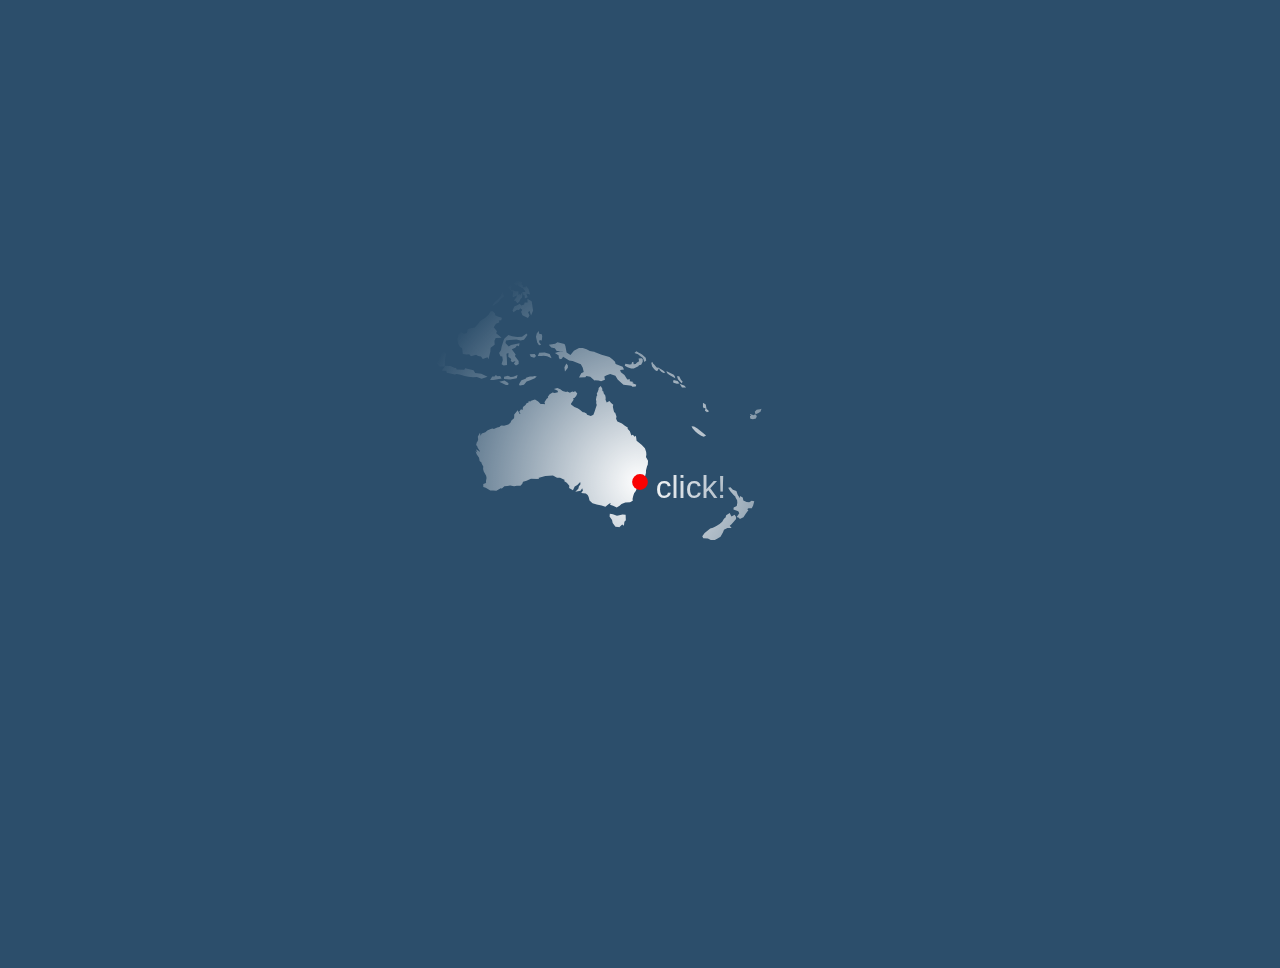
<file: demos/Snap.svg-0.3.0/demos/animated-map/index.html>
<!DOCTYPE html>
<html lang="en">
    <head>
        <meta charset="utf-8">
        <meta name="copyright" content="Copyright © 2013 Adobe Systems Incorporated. All rights reserved.
 
 Licensed under the Apache License, Version 2.0 (the “License”);
 you may not use this file except in compliance with the License.
 You may obtain a copy of the License at
 
 http://www.apache.org/licenses/LICENSE-2.0
 
 Unless required by applicable law or agreed to in writing, software
 distributed under the License is distributed on an “AS IS” BASIS,
 WITHOUT WARRANTIES OR CONDITIONS OF ANY KIND, either express or implied.
 See the License for the specific language governing permissions and
 limitations under the License.">
        <title>Long Flight</title>
        <style media="screen">
        body {
            background: #2c4e6b;
        }
        </style>
        <script src="../../dist/snap.svg.js"></script>
        <script>
        window.onload = function () {
            var g = Snap();
            g.attr({
                viewBox: [0, 0, 800, 600]
            });
            
            Snap.load("map.svg", function (f) {
                function getShift(dot) {
                    return "t" + (400 - dot.x) + "," + (300 - dot.y);
                }
                var gr = f.select("g"),
                    wrd = f.select("#world").attr({fill: "#fff"}),
                    syd = f.select("#sydney").attr({fill: "red"}),
                    msk = f.select("#san_francisco").attr({fill: "red"}),
                    pth = f.select("#flight"),
                    pln = f.select("#plane"),
                    top = g.g();
                top.attr({
                    mask: g.rect(100, 0, 600, 600).attr({
                        fill: "r(.5,.5,.25)#fff-#000"
                    })
                });
                top.add(gr);
                var click = top.text(410, 310, "click!").attr({
                    font: "20px Source Sans Pro, sans-serif",
                    fill: "#fff"
                });
                pth.attr({
                    display: "none"
                });
                pln = gr.g(pln, pln.clone());
                pln.attr({
                    display: "none"
                });
                pln[0].attr({
                    stroke: "#fff",
                    strokeWidth: 2
                });
                gr.attr({
                    transform: getShift({
                        x: syd.attr("cx"),
                        y: syd.attr("cy")
                    })
                });
                var flight = gr.path().attr({
                    fill: "none",
                    stroke: "red",
                    strokeWidth: 3,
                    strokeDasharray: "5 3"
                }).insertBefore(pln);
                window.onclick = function () {
                    pln.attr({
                        display: ""
                    });
                    click.attr({
                        display: "none"
                    });
                    var flag,
                        len = Snap.path.getTotalLength(pth.attr("d"));
                    Snap.animate(0, len, function (l) {
                        // Safari bug workaround: forcing redraw
                        g.attr({width: 100 + (flag = !flag ? 1e-5 : 0) + "%"});
                        //
                        var dot = pth.getPointAtLength(l);
                        flight.attr({
                            d: pth.getSubpath(0, l)
                        });
                        pln.attr({
                            transform: "t" + [dot.x, dot.y] +
                                       "r" + (dot.alpha - 90)
                        });
                        gr.attr({
                            transform: getShift(dot)
                        });
                    }, 10000);
                };
            });
        };
        </script>
    </head>
    <body>
    </body>
</html>
</file>
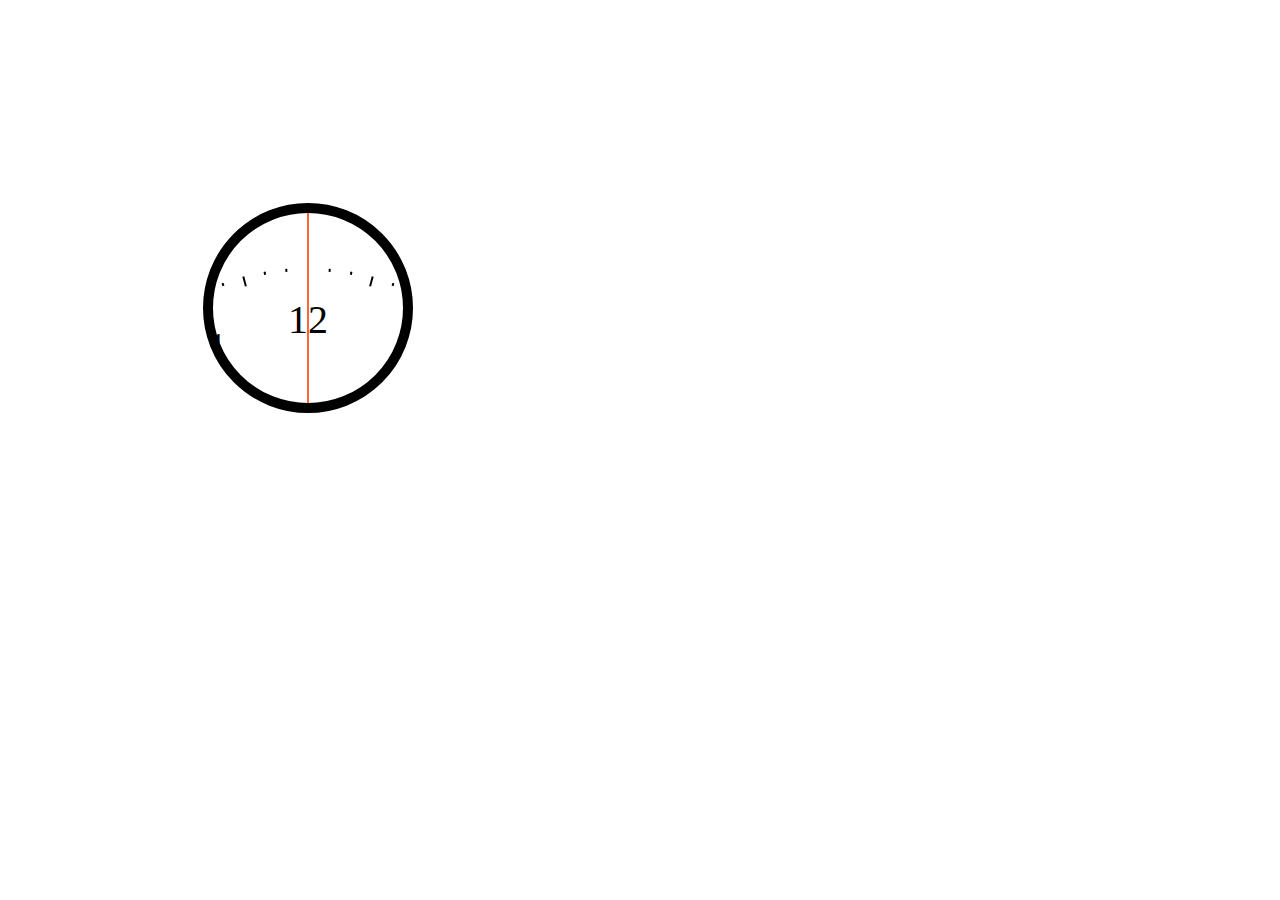
<file: demos/Snap.svg-0.3.0/demos/clock/index.html>
<!DOCTYPE html>
<html lang="en">
    <head>
        <meta charset="utf-8">
        <meta name="copyright" content="Copyright © 2013 Adobe Systems Incorporated. All rights reserved.
 
 Licensed under the Apache License, Version 2.0 (the “License”);
 you may not use this file except in compliance with the License.
 You may obtain a copy of the License at
 
 http://www.apache.org/licenses/LICENSE-2.0
 
 Unless required by applicable law or agreed to in writing, software
 distributed under the License is distributed on an “AS IS” BASIS,
 WITHOUT WARRANTIES OR CONDITIONS OF ANY KIND, either express or implied.
 See the License for the specific language governing permissions and
 limitations under the License.">
        <title>Snap</title>
        <style media="screen">
        body {
            background: #fff;
        }
        </style>
        <script src="../../dist/snap.svg-min.js"></script>
        <script>
        window.onload = function () {
            var s = Snap(600, 600);
            var path = "",
                nums = s.text(300, 300, [1, 2, 3, 4, 5, 6, 7, 8, 9, 10, 11, 12]).attr({
                    font: "300 40px Helvetica Neue",
                    textAnchor: "middle"
                });
            for (var i = 0; i < 72; i++) {
                var r = i % 6 ? i % 3 ? 247 : 240 : 230,
                    sin = Math.sin(Snap.rad(5 * i)),
                    cos = Math.cos(Snap.rad(5 * i));
                path += "M" + [300 + 250 * cos, 300 + 250 * sin] + "L" + [300 + r * cos, 300 + r * sin];
                if (!(i % 6)) {
                    nums.select("tspan:nth-child(" + (i / 6 + 1) + ")").attr({
                        x: 300 + 200 * Math.cos(Snap.rad(5 * i - 60)),
                        y: 300 + 200 * Math.sin(Snap.rad(5 * i - 60)) + 15,
                    });
                }
            }
            var table = s.g(nums, s.path(path).attr({
                fill: "none",
                stroke: "#000",
                strokeWidth: 2
            })).attr({
                transform: "t0,210"
            });
            s.g(table).attr({
                clip: s.circle(300, 300, 100)
            });
            var hand = s.line(300, 200, 300, 400).attr({
                fill: "none",
                stroke: "#f63",
                strokeWidth: 2
            });
            s.circle(300, 300, 100).attr({
                stroke: "#000",
                strokeWidth: 10,
                fillOpacity: 0
            }).click(function () {
                Snap.animate(0, 360, function (val) {
                    table.transform("t" +
                    [
                        210 * Math.cos(Snap.rad(val + 90)), 
                        210 * Math.sin(Snap.rad(val + 90))
                    ]);
                    hand.transform("r" + [val, 300, 300]);
                }, 12000);
            });
            
        };
        </script>
    </head>
    <body>
    </body>
</html>
</file>
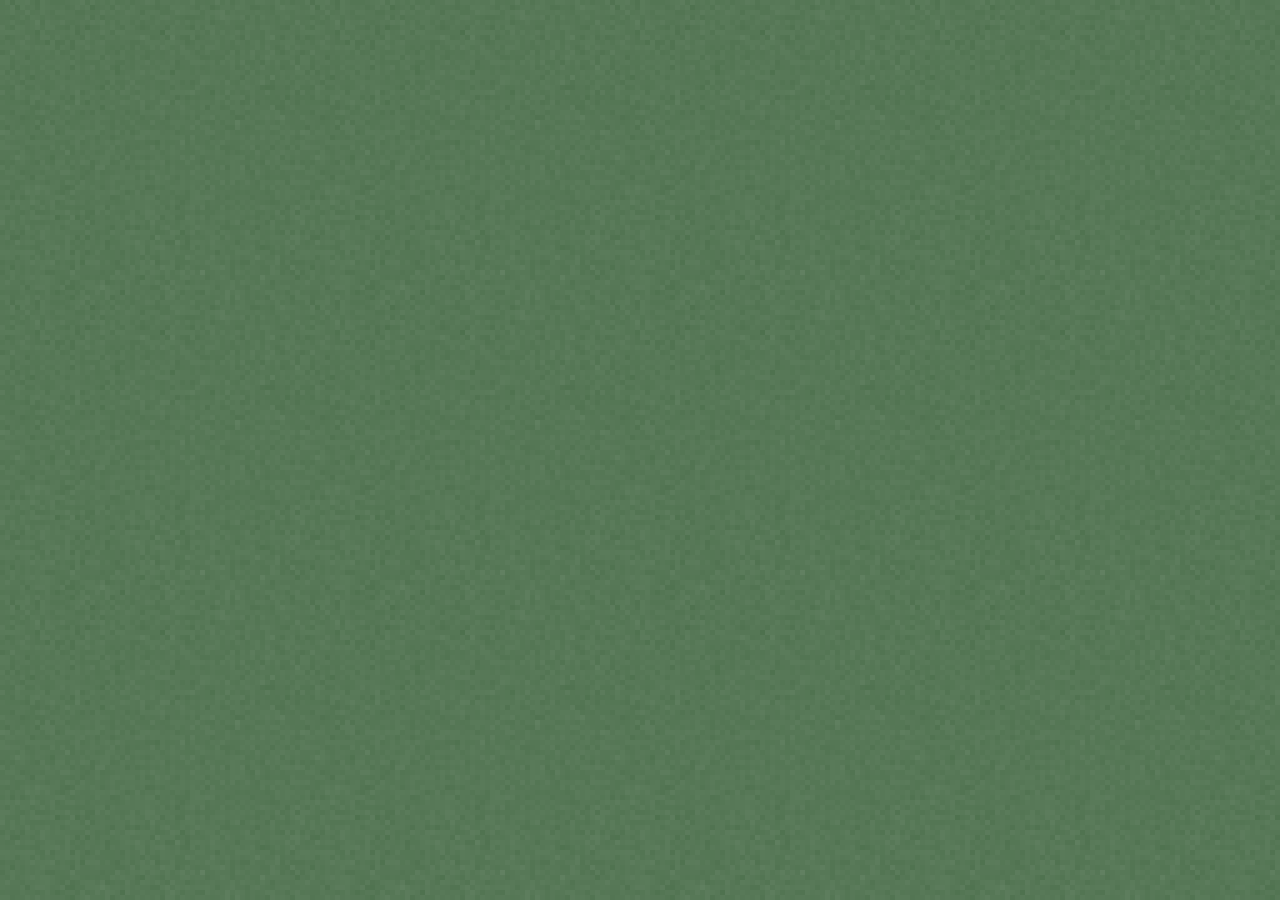
<file: demos/Snap.svg-0.3.0/demos/pattern/index.html>
<!DOCTYPE html>
<html lang="en">
    <head>
        <meta charset="utf-8">
        <meta name="copyright" content="Copyright © 2013 Adobe Systems Incorporated. All rights reserved.
 
 Licensed under the Apache License, Version 2.0 (the “License”);
 you may not use this file except in compliance with the License.
 You may obtain a copy of the License at
 
 http://www.apache.org/licenses/LICENSE-2.0
 
 Unless required by applicable law or agreed to in writing, software
 distributed under the License is distributed on an “AS IS” BASIS,
 WITHOUT WARRANTIES OR CONDITIONS OF ANY KIND, either express or implied.
 See the License for the specific language governing permissions and
 limitations under the License.">
        <title>Snap</title>
        <style media="screen">
        body {
            background: #030 url("bg.png");
        }
        </style>
        <script src="../../dist/snap.svg-min.js"></script>
        <script>
        window.onload = function () {
            1
            var s = Snap("100%", 600);
            
            // 2
            // var c = s.circle(100, 100, 50);
            // 
            // 3
            // c.attr({
            //     fill: "#bada55",
            //     stroke: "#000",
            //     "stroke-width": 5
            // });
            // 
            // 4
            // var c2 = s.circle(70, 100, 40);
            // var g = s.group(c2, s.circle(130, 100, 40));
            // g.attr({
            //     fill: "#fff"
            // });
            // 
            // 5
            // c.attr({
            //     mask: g
            // });
            // 
            // 6
            // c2.animate({r: 25}, 1000);
            // 
            // 7
            // g.select("circle:nth-child(2)").animate({r: 25}, 1000);
            // 
            // 8
            // var p = s.path("M10-5-10,15M15,0,0,15M0-5-20,15").attr({
            //         fill: "none",
            //         stroke: "#bada55",
            //         strokeWidth: 5
            //     }).pattern(0, 0, 10, 10);
            // c.attr({
            //     fill: p
            // });
            // 
            // 9
            // g.attr({
            //     fill: Snap(document.getElementById("pattern"))
            // });
            // 
            // 10
            // g.attr({fill: "r()#fff-#000"});
            // 
            // 11
            // g.attr({fill: "R(100, 100, 50)#fff-#000"});
            // 
            // 12
            // p.select("path").animate({stroke: "#f00"}, 1000);
            // 
            // 13
            // Snap.load("demo-card.svg", function (f) {
            //     f.select("path[fill='#D40000']").attr({fill: "#bada55"});
            //     g = s.group(f.selectAll("path"));
            //     s.append(g);
            // 
            //     14
            //     g.attr({
            //         transform: "r45t100,0s.5"
            //     });
            //                 
            //     15
            //     console.log(g.attr("transform"));
            //                 
            //     16
            //     g.drag();
            // });
            // 
            // 17
            // s.text(200, 100, "Snap.SVG");
            // 
            // 18
            // var t = s.text(200, 120, ["S","n","a","p",".","S","V","G"]);
            // t.selectAll("tspan:nth-child(odd)").attr({
            //     fill: "#900",
            //     "font-size": "20px"
            // });
        };
        </script>
    </head>
    <body>
        <svg width="0" height="0">
            <pattern id="pattern" patternUnits="userSpaceOnUse" x="0" y="0" width="10" height="10" viewBox="0 0 10 10">
                <path d="M-5,0,10,15M0-5,15,10" stroke="white" stroke-width="5"/>
            </pattern>
        </svg>
    </body>
</html>
</file>
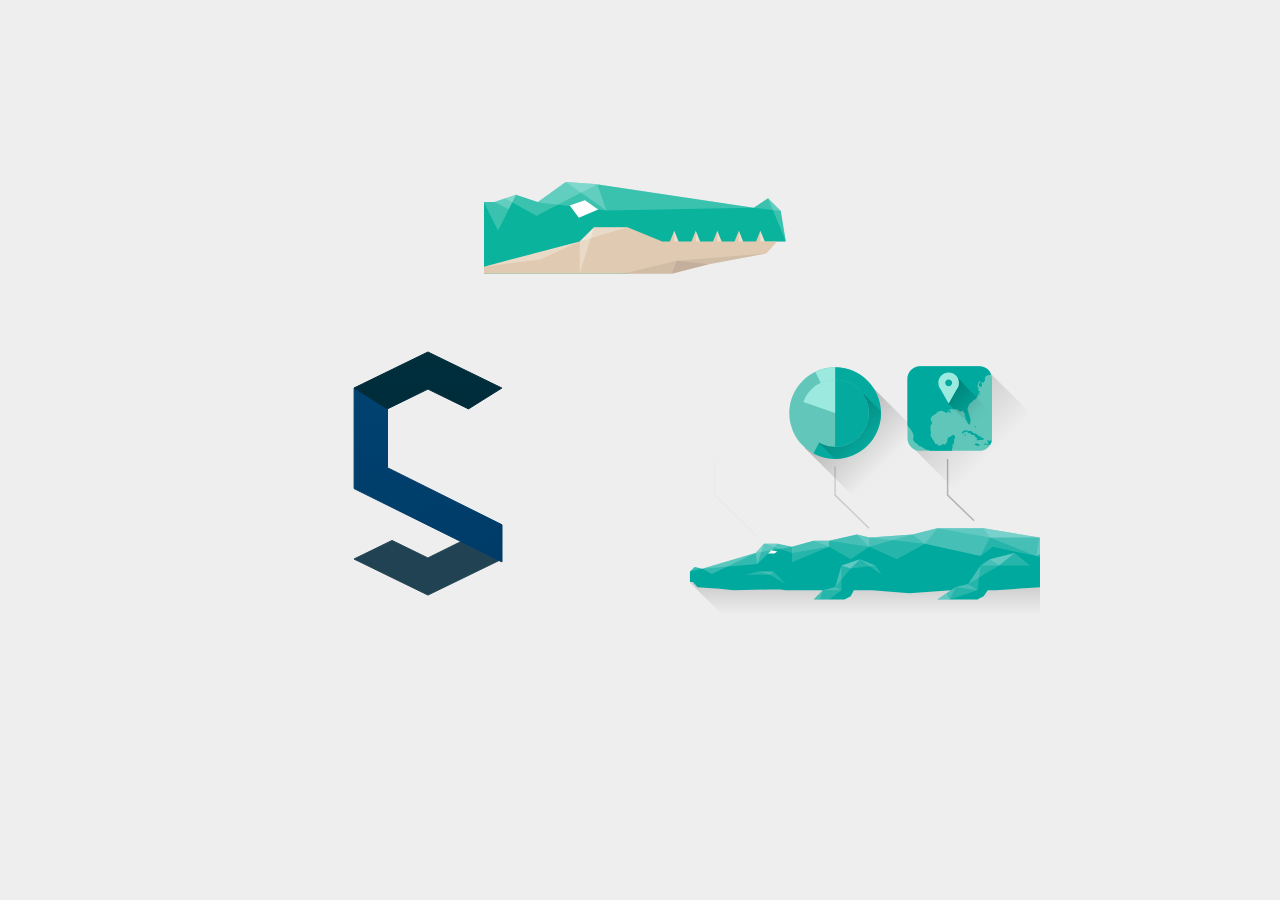
<file: demos/Snap.svg-0.3.0/demos/snap-mascot/index.html>
<!DOCTYPE html>
<html lang="en">
    <head>
        <meta charset="utf-8">
        <meta name="copyright" content="Copyright © 2013 Adobe Systems Incorporated. All rights reserved.
 
 Licensed under the Apache License, Version 2.0 (the “License”);
 you may not use this file except in compliance with the License.
 You may obtain a copy of the License at
 
 http://www.apache.org/licenses/LICENSE-2.0
 
 Unless required by applicable law or agreed to in writing, software
 distributed under the License is distributed on an “AS IS” BASIS,
 WITHOUT WARRANTIES OR CONDITIONS OF ANY KIND, either express or implied.
 See the License for the specific language governing permissions and
 limitations under the License.">
        <title>Snap</title>
        <link rel="stylesheet" href="style.css">
    </head>
    <body>
        <iframe src="crocodile-1.html" ></iframe>
        <br>
        <iframe src="snap-logo.html" ></iframe>
        <iframe src="crocodile-2.html" ></iframe>
    </body>
</html>
</file>
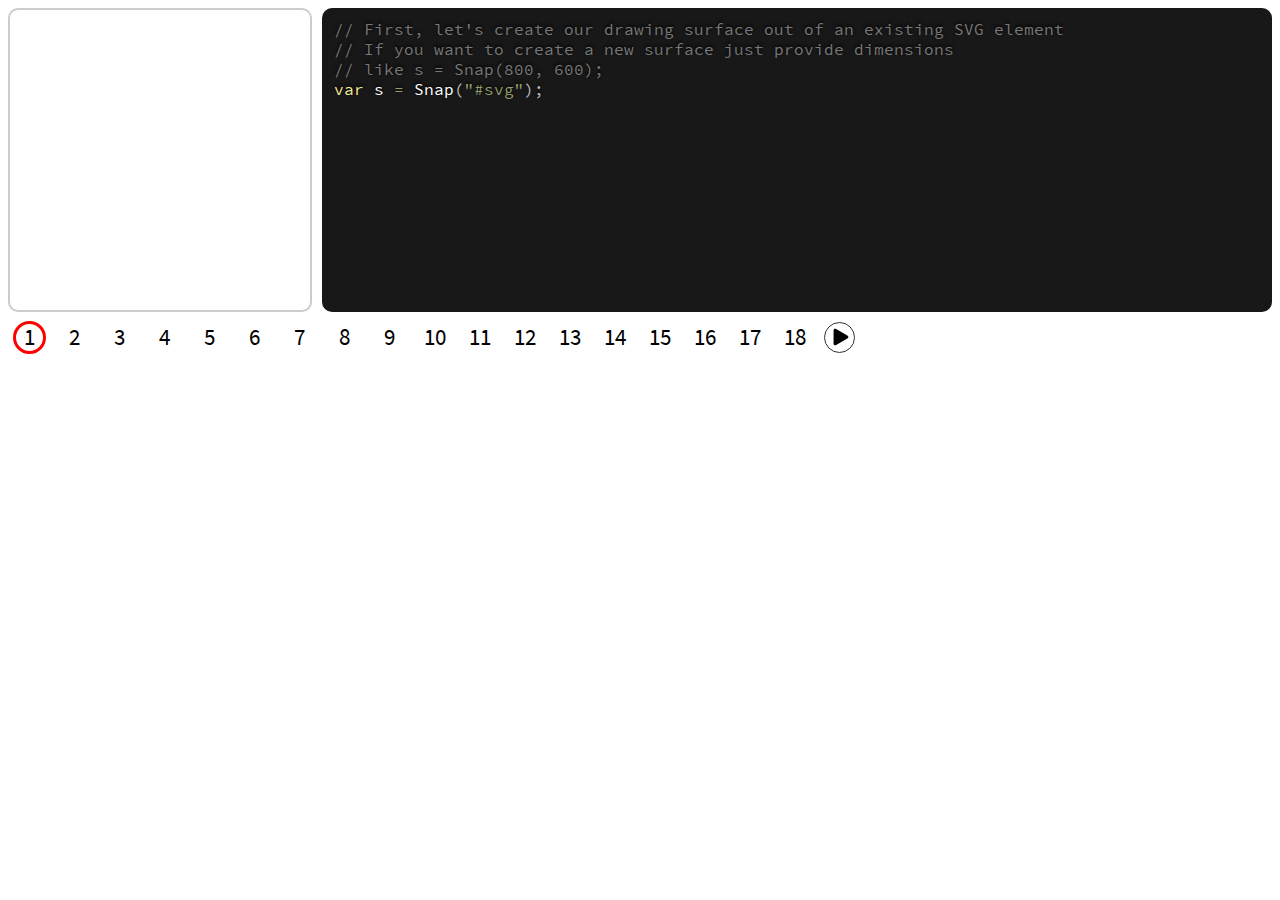
<file: demos/Snap.svg-0.3.0/demos/tutorial/index.html>
<!DOCTYPE html>
<html lang="en">
    <head>
        <meta charset="utf-8">
        <title>Tutorial</title>
        <link rel="stylesheet" href="../../doc/fonts/stylesheet.css">
        <link rel="stylesheet" href="../../doc/css/prism.css">
        <style media="screen">
            pre.code {
                -moz-border-radius: 10px;
                -webkit-border-radius: 10px;
                border-radius: 10px;
                padding: 10px;
                height: 280px;
                overflow: auto;
                background: #181818;
                border: solid 2px #181818;
            }
            #codelines {
                display: none;
            }
            #svg {
                -moz-border-radius: 10px;
                -webkit-border-radius: 10px;
                border-radius: 10px;
                border: solid 2px #ccc;
                width: 300px;
                height: 300px;
                float: left;
                margin-right: 10px;
                font: 1em source-sans-pro, Source Sans Pro, Helvetica, sans-serif;
            }
        </style>
        <script src="../../dist/snap.svg-min.js"></script>
        <script src="../../doc/js/prism.js"></script>
        <script>
        var S;
        window.onload = function () {
            var s = Snap(850, 35);
            function chooser(s, count) {
                var loop = "M35,65a30,30,0,0,0,0-60a30,30,0,0,0,0,60",
                    line = "M35,65a30,30,0,0,0,0-60a30,30,0,0,0,0,60c30,0,60-60,90-60a30,30,0,0,1,0,60a30,30,0,0,1,0-60",
                    l1 = Snap.path.getTotalLength(loop),
                    l2 = Snap.path.getTotalLength(line),
                    cur = 1,
                    p = s.path({
                        path: loop,
                        fill: "none",
                        stroke: "#f00",
                        strokeWidth: 6,
                        strokeLinecap: "round"
                    });
                for (var i = 1; i <= count; i++) {
                    s.text(90 * i - 55, 49, i).attr({
                        font: "45px source-sans-pro, Source Sans Pro, Helvetica, sans-serif",
                        textAnchor: "middle"
                    });
                    (function (i) {
                        s.circle(90 * i - 55, 35, 40).attr({
                            opacity: 0
                        }).click(eve.f("tut.click", i - 1));
                    }(i));
                }
                s.path("M11.166,23.963L22.359,17.5c1.43-0.824,1.43-2.175,0-3L11.166,8.037c-1.429-0.826-2.598-0.15-2.598,1.5v12.926C8.568,24.113,9.737,24.789,11.166,23.963z").transform("t" + (90 * (count + 1) - 68) + ",18s2");
                var but = s.circle(90 * (count + 1) - 55, 35, 30).attr({
                    fillOpacity: 0,
                    stroke: "#333",
                    strokeWidth: 2
                });
                eve.on("tut.click", function (I) {
                    p.attr({
                        path: loop,
                        transform: "t" + (90 * I) + ",0"
                    });
                    cur = I + 1;
                });
                function frameHandler(frame) {
                    function anim() {
                        cur++;
                        if (cur > count) {
                            return;
                        }
                        if (typeof frame == "function") {
                            frame(cur);
                        }
                        Snap.animate(0, l2 - l1, function (val) {
                            p.attr({
                                path: Snap.path.getSubpath(line, val, val + l1)
                            });
                        }, 500, function () {
                            p.attr({
                                path: loop,
                                transform: p.transform() + "t90,0"
                            });
                        });
                    }
                    if (typeof frame == "function") {
                        but.click(anim);
                    } else {
                        anim();
                    }
                }
                return frameHandler;
            }
            var g = s.g();
            g.attr({
                transform: "s.5,.5,0,0"
            });
            var str = "",
                code = document.getElementById("code");
            var domcodelines = document.querySelectorAll("#codelines li"),
                codelines = [],
                replacers = {},
                lines = [],
                callback = function (i) {
                    lines = [];
                    for (var j = 1; j <= i; j++) {
                        replacers[j - 1] && lines.pop();
                        lines.push(codelines[j - 1]);
                    }
                    Snap("#svg").clear();
                    str = lines.join("\n");
                    eval(str);
                    code.innerHTML = Prism.highlight(str, Prism.languages.javascript);
                    code.parentNode.scrollTop = code.parentNode.scrollTopMax || 1e9;
                };
            for (var i = 0, ii = domcodelines.length; i < ii; i++) {
                codelines[i] = domcodelines[i].innerHTML;
                if (domcodelines[i].className == "replace") {
                    replacers[i] = true;
                }
            }
            callback(1);
            chooser(g, codelines.length)(callback);
            eve.on("tut.click", function (I) {
                callback(I + 1);
            });
        };
        </script>
    </head>
    <body>
        <ol id="codelines">
<li>// First, let's create our drawing surface out of an existing SVG element
// If you want to create a new surface just provide dimensions
// like s = Snap(800, 600);
var s = Snap("#svg");</li>
<li>// Let's create a big circle in the middle:
var bigCircle = s.circle(150, 150, 100);
// By default it is black, let's change its attributes</li>
<li>bigCircle.attr({
    fill: "#bada55",
    stroke: "#000",
    strokeWidth: 5
});</li>
<li>// Now let's create another small circle:
var smallCircle = s.circle(100, 150, 70);</li>
<li>// Let's put this small circle and another one into a group:
var discs = s.group(smallCircle, s.circle(200, 150, 70));</li>
<li>// Now we can change attributes for the whole group
discs.attr({
    fill: "#fff"
});</li>
<li>// Now more interesting stuff
// Let's assign this group as a mask for our big circle
bigCircle.attr({
    mask: discs
});</li>
<li>// Despite our small circle being part of a group
// and part of a mask we can still access it:
smallCircle.animate({r: 50}, 1000);</li>
<li>// We don’t have a reference for second small circle,
// but we can easily grab it with CSS selectors:
discs.select("circle:nth-child(2)").animate({r: 50}, 1000);</li>
<li>// Now let's create pattern
var p = s.path("M10-5-10,15M15,0,0,15M0-5-20,15").attr({
        fill: "none",
        stroke: "#bada55",
        strokeWidth: 5
    });
// To create a pattern,
// just specify dimensions in the pattern method:
p = p.pattern(0, 0, 10, 10);
// Then use it as a fill on the big circle
bigCircle.attr({
    fill: p
});</li>
<li>// We can also grab a pattern from an SVG
// already embedded into our page
discs.attr({
    fill: Snap("#pattern")
});</li>
<li>// Let's change the fill of the circles to gradient
// This string means relative radial gradient
// from white to black
discs.attr({fill: "r()#fff-#000"});
// Note that we have two gradients, one for each circle</li>
<li>// If we want them to share one gradient,
// we need to use an absolute gradient with capital R
discs.attr({fill: "R(150, 150, 100)#fff-#000"});</li>
<li>// Of course we can animate color as well
p.select("path").animate({stroke: "#f00"}, 1000);</li>
<li>// Now let's load an external SVG file:
Snap.load("mascot.svg", function (f) {
    // Note that we traverse and change attr before the SVG
    // is even added to the page
    f.select("polygon[fill='#09B39C']").attr({fill: "#bada55"});
    g = f.select("g");
    s.append(g);
    // Making croc draggable. Go ahead drag it around!
    g.drag();
    // Obviously drag could take event handlers too
    // Looks like our croc is made from more than one polygon...
});</li>
<li class="replace">// Now let's load an external SVG file:
Snap.load("mascot.svg", function (f) {
    // Note that we traverse and change attr before SVG
    // is even added to the page
    f.selectAll("polygon[fill='#09B39C']").attr({fill: "#bada55"});
    g = f.select("g");
    s.append(g);
    // Making croc draggable. Go ahead drag it around!
    g.drag();
    // Obviously drag could take event handlers too
    // That’s better! selectAll for the rescue.
});</li>
<li>// Writing text is as simple as:
s.text(200, 100, "Snap.svg");</li>
<li>// Provide an array of strings (or arrays), to generate tspans
var t = s.text(200, 120, ["Snap", ".", "svg"]);
t.selectAll("tspan:nth-child(3)").attr({
    fill: "#900",
    "font-size": "20px"
});</li>
        </ol>
        <svg id="svg"></svg>
        <pre class="javascript code"><code data-language="javascript" class="language-javascript" id="code"></code></pre>
        <svg width="0" height="0">
            <pattern id="pattern" patternUnits="userSpaceOnUse" x="0" y="0" width="10" height="10" viewBox="0 0 10 10">
                <path d="M-5,0,10,15M0-5,15,10" stroke="white" stroke-width="5"/>
            </pattern>
        </svg>
    </body>
</html>
</file>
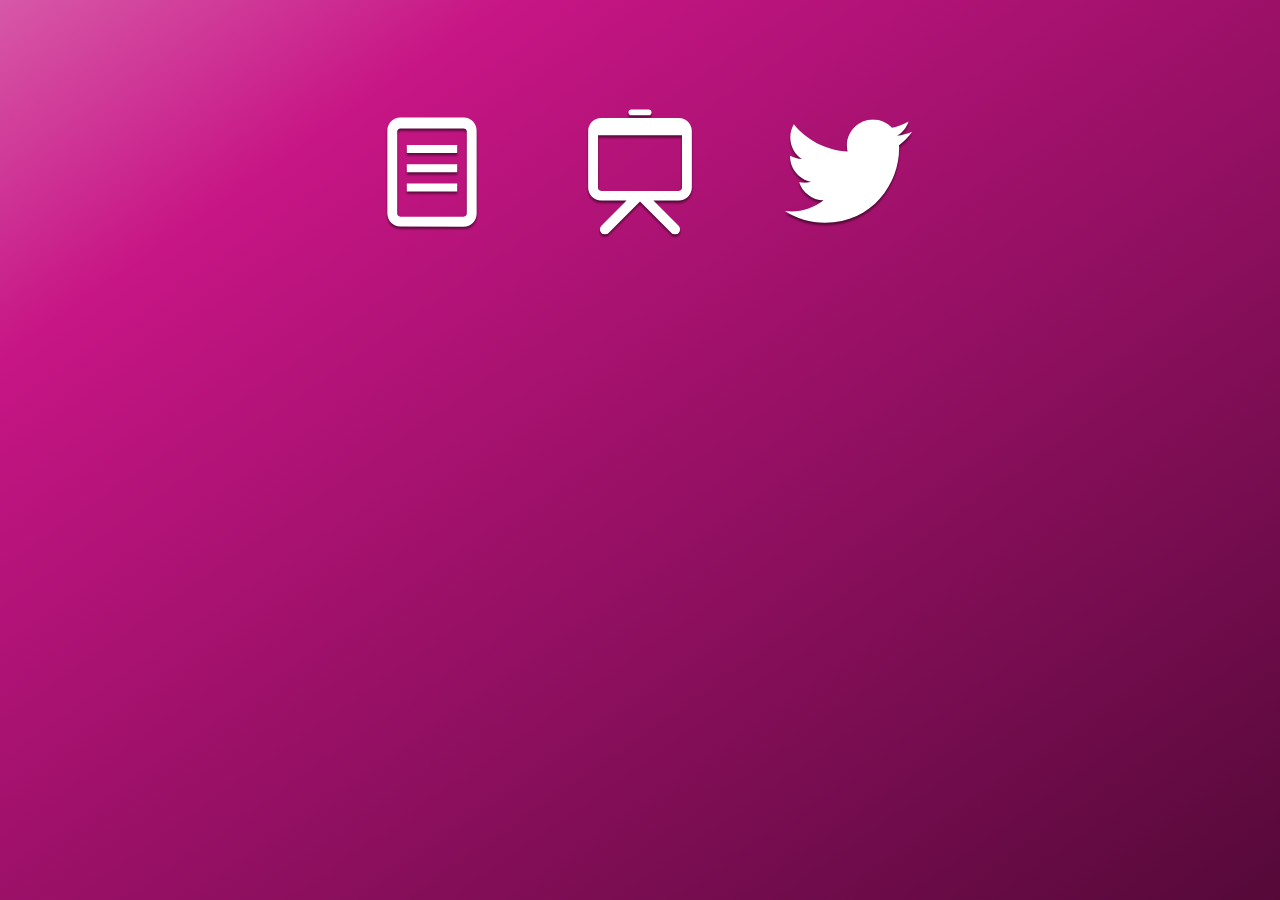
<file: demos/icones.html>
<!DOCTYPE html>
<html lang="en">
<head>
  <meta charset="UTF-8">
  <title>Document</title>
  <style>
html {
  height: 100%;
  background-color: mediumvioletred;
  background-image: linear-gradient(to bottom right, white -50%, mediumvioletred 20%, black 160%);
}
.menu {
  text-align: center;
  margin: 100px auto;
}
.icon {
width: 9em;
height: 9em;
margin: 0 30px;
display: inline-block;
color: rgba(0,0,0,.5);
font-weight: 700;
}
.icon svg {
fill: #fff;
width: 100%;
height: 100%;
}
.svg-icon-color {
fill: #fff;
}
.icon .svg-icon-mask {
fill: orange;
/*
-webkit-transform: translateY(100px);
-ms-transform: translateY(100px);
transform: translateY(100px);
-webkit-transition: -webkit-transform 2s;
transition: transform 2s;
*/
}
.icon--twitter .svg-icon-mask {
  fill: #55acee;
}
.icon--conf .svg-icon-mask {
  fill: yellowgreen;
}
.icon:hover .svg-icon-mask, .icon:focus .svg-icon-mask {
  /*
-webkit-transform: translateY(0);
-ms-transform: translateY(0);
transform: translateY(0);
*/
}
.svg-icon-shadow {
fill: rgba(0,0,0,.5);
}
  </style>
</head>
<body>
<svg xmlns="http://www.w3.org/2000/svg" xmlns:xlink="http://www.w3.org/1999/xlink" viewBox="0 0 100 100" style="width: 0; height: 0; position: absolute; top: -9999px;">
  <defs>
    <path id="svg-blog" d="M39.5,38.8h21v3.3h-21V38.8z M39.5,46.8h21v3.3h-21V46.8z M39.5,54.8h21v3.3h-21V54.8z M63.2,72.8c3,0,5.399-2.399,5.399-5.399V32.7c0-3-2.399-5.4-5.399-5.4H36.8c-3,0-5.4,2.4-5.4,5.4v34.6c0,3,2.4,5.4,5.4,5.4L63.2,72.8L63.2,72.8z M64.5,67.3L64.5,67.3c0,0.7-0.6,1.3-1.3,1.3H36.8c-0.7,0-1.3-0.6-1.3-1.3V33.2c0-0.7,0.6-1.3,1.3-1.3h26.4c0.7,0,1.3,0.5,1.3,1.3C64.5,34,64.5,67.3,64.5,67.3z"/>
    <path id="svg-conf" d="M66.2,27.5H33.8c-3,0-5.4,2.4-5.4,5.4v23.6c0,3,2.4,5.4,5.4,5.4h10.6L33.9,72.4c-0.8,0.8-0.8,2.1,0,3c0.4,0.398,0.9,0.6,1.5,0.6s1.1-0.2,1.5-0.6L50,62.3L63.1,75.4C63.5,75.8,64,76,64.6,76c0.602,0,1.102-0.2,1.5-0.6c0.801-0.801,0.801-2.102,0-3L55.6,61.9H66.2c3,0,5.399-2.4,5.399-5.4V32.9C71.6,29.9,69.2,27.5,66.2,27.5z M67.5,56.6c0,0.7-0.6,1.301-1.3,1.301H33.8c-0.7,0-1.3-0.601-1.3-1.301V34.7h35V56.6L67.5,56.6zM46.4,26.4h7.2c0.7,0,1.2-0.5,1.2-1.2c0-0.7-0.5-1.2-1.2-1.2h-7.2c-0.7,0-1.2,0.5-1.2,1.2C45.2,25.8,45.7,26.4,46.4,26.4z"/>
    <path id="svg-external" d="M70.2,29.95c-1.601-1.6-3.601-2.5-6-2.5h-28c-2.3,0-4.3,0.8-6,2.5c-1.6,1.6-2.5,3.6-2.5,6v28.1c0,2.302,0.8,4.302,2.5,6c1.6,1.601,3.6,2.5,6,2.5h28.1c2.3,0,4.3-0.8,6-2.5c1.601-1.6,2.5-3.6,2.5-6v-28.1C72.7,33.65,71.9,31.65,70.2,29.95z M65.2,50.95c0,0.8-0.4,1.399-1.101,1.7c-0.301,0.1-0.5,0.1-0.699,0.1c-0.5,0-1-0.2-1.301-0.6l-4.199-4.2L42.3,63.55c-0.4,0.4-0.8,0.601-1.3,0.601s-0.9-0.199-1.3-0.601l-3-3c-0.4-0.399-0.6-0.8-0.6-1.3s0.2-0.898,0.6-1.3l15.5-15.5l-4.2-4.2c-0.6-0.6-0.7-1.2-0.4-2c0.301-0.8,0.9-1.1,1.7-1.1h14c0.5,0,0.9,0.2,1.3,0.6c0.4,0.4,0.602,0.8,0.602,1.3L65.2,50.95L65.2,50.95z"/>
    <path id="svg-ailleurs" d="M39.5,58.1h21v-3.3h-21V58.1z M63.2,27.3H36.8c-3,0-5.4,2.4-5.4,5.4v34.6c0,3,2.4,5.4,5.4,5.4l26.4,0.1c3,0,5.399-2.399,5.399-5.399V32.7C68.6,29.7,66.2,27.3,63.2,27.3z M64.5,67.3c0,0.7-0.6,1.3-1.3,1.3H36.8c-0.7,0-1.3-0.6-1.3-1.3V33.2c0-0.7,0.6-1.3,1.3-1.3h13.375c-0.001,0.033-0.009,0.063-0.009,0.097V38.8H39.5v3.3h10.665v0.905c0,0.901,0.313,1.686,0.979,2.351c0.625,0.627,1.41,0.979,2.351,0.979H64.5C64.5,55.944,64.5,67.3,64.5,67.3z M64.5,38.493c-0.025,0.015-0.047,0.033-0.075,0.045c-0.116,0.039-0.194,0.039-0.274,0.039c-0.194,0-0.392-0.078-0.508-0.234l-1.646-1.646l-6.111,6.11c-0.156,0.156-0.312,0.236-0.51,0.236c-0.195,0-0.354-0.08-0.51-0.236l-1.176-1.175c-0.155-0.156-0.234-0.313-0.234-0.509c0-0.196,0.079-0.352,0.234-0.509l6.072-6.072l-1.646-1.646c-0.234-0.234-0.274-0.47-0.157-0.783c0.032-0.086,0.075-0.155,0.125-0.213H63.2c0.7,0,1.3,0.5,1.3,1.3V38.493z M39.5,50.1h21v-3.3h-21V50.1z"/>
    <path id="svg-twitter" d="M76.688,33.23c-1.947,0.863-4.042,1.448-6.241,1.709c2.242-1.344,3.965-3.472,4.779-6.007c-2.102,1.244-4.427,2.149-6.899,2.634c-1.982-2.11-4.806-3.429-7.931-3.429c-5.999,0-10.862,4.864-10.862,10.862c0,0.853,0.097,1.683,0.281,2.476c-9.027-0.453-17.034-4.779-22.39-11.35c-0.936,1.605-1.473,3.469-1.473,5.461c0,3.769,1.918,7.095,4.833,9.043c-1.78-0.055-3.455-0.545-4.92-1.357c-0.002,0.043-0.002,0.091-0.002,0.136c0,5.265,3.745,9.653,8.713,10.652c-0.911,0.25-1.872,0.383-2.863,0.383c-0.698,0-1.38-0.069-2.043-0.198c1.381,4.316,5.394,7.456,10.147,7.545c-3.716,2.913-8.402,4.649-13.492,4.649c-0.875,0-1.739-0.05-2.59-0.152c4.807,3.083,10.519,4.883,16.652,4.883c19.982,0,30.91-16.555,30.91-30.91c0-0.472-0.01-0.94-0.033-1.404c2.124-1.534,3.966-3.445,5.421-5.624h0.003V33.23z"/>
    <path id="svg-hamburger" d="M24.248,49.657l25.963,7.085l25.963-7.085H24.248z M71.313,54.151l-20.488,5.592l-0.614,0.169l-0.614-0.166l-20.486-5.592c-1.014,0.538-1.72,1.713-1.72,3.086c0,1.881,1.321,3.404,2.95,3.404h39.741c1.63,0,2.95-1.523,2.95-3.404C73.032,55.867,72.325,54.691,71.313,54.151z M73.62,63.729H26.806c-0.703,0-1.274,0.657-1.274,1.47c0,3.614,2.548,6.552,5.678,6.552h38.007c3.129,0,5.675-2.938,5.675-6.552C74.892,64.387,74.321,63.729,73.62,63.729zM73.973,41.907C68.914,32.134,60.031,26.3,50.211,26.3c-9.82,0-18.703,5.834-23.762,15.607c-0.493,0.952-0.505,2.138-0.03,3.104c0.475,0.965,1.363,1.562,2.324,1.562h42.936c0.962,0,1.85-0.597,2.324-1.562S74.467,42.86,73.973,41.907z"/>
    <filter id="blur">
      <feGaussianBlur stdDeviation=".4" />
    </filter>
  </defs>
</svg>
  <nav class="menu u-right" role="navigation">
      <a class="menu-item icon icon--blog" href="/blog">
        <svg xmlns="http://www.w3.org/2000/svg" viewBox="20 20 60 60" width="50" height="50" class="svg-icon svg-icon--blog" role="img" aria-label="Blog">
          <use xlink:href="#svg-blog" class="svg-icon-shadow" filter="url(#blur)" transform="translate(0, 1)"/>
          <clipPath id="clip-blog">
            <use xlink:href="#svg-blog"></use>
          </clipPath>
          <g clip-path="url(#clip-blog)">
            <rect class="svg-icon-color" width="120" height="120" x="-10" y="-10"></rect>
            <path class="svg-icon-mask" d="M88.5,95.5H69H49.5H30H10.5V76V56.5V37V17.5c0,0,5.9-4,19.5-4s19.5,4,19.5,4s4.4,4,19.5,4s19.5-4,19.5-4V37v19.5V76V95.5z" transform="translate(0,100)"/>
          </g>
        </svg>
      </a>
      <a class="menu-item icon icon--conf" href="/conf">
        <svg xmlns="http://www.w3.org/2000/svg" viewBox="20 20 60 60" width="50" height="50" class="svg-icon svg-icon--conf" role="img" aria-label="Conférences">
          <use xlink:href="#svg-conf" class="svg-icon-shadow" filter="url(#blur)" transform="translate(0, 1)"/>
          <clipPath id="clip-conf">
            <use xlink:href="#svg-conf"></use>
          </clipPath>
          <g clip-path="url(#clip-conf)">
            <rect class="svg-icon-color" width="120" height="120" x="-10" y="-10"></rect>
            <path class="svg-icon-mask" d="M88.5,95.5H69H49.5H30H10.5V76V56.5V37V17.5c0,0,5.9-4,19.5-4s19.5,4,19.5,4s4.4,4,19.5,4s19.5-4,19.5-4V37v19.5V76V95.5z" transform="translate(0,100)"/>
          </g>
        </svg>
      </a>
      <a class="menu-item icon icon--twitter" href="http://twitter.com/iamvdo">
        <svg xmlns="http://www.w3.org/2000/svg" viewBox="20 20 60 60" width="50" height="50" class="svg-icon svg-icon--twitter" role="img" aria-label="Twitter">
          <use xlink:href="#svg-twitter" class="svg-icon-shadow" filter="url(#blur)" transform="translate(0, 1)"/>
          <clipPath id="clip-twitter">
            <use xlink:href="#svg-twitter"></use>
          </clipPath>
          <g clip-path="url(#clip-twitter)">
            <rect class="svg-icon-color" width="120" height="120" x="-10" y="-10"></rect>
            <path class="svg-icon-mask" d="M88.5,95.5H69H49.5H30H10.5V76V56.5V37V17.5c0,0,5.9-4,19.5-4s19.5,4,19.5,4s4.4,4,19.5,4s19.5-4,19.5-4V37v19.5V76V95.5z" transform="translate(0,100)"/>
          </g>
        </svg>
      </a>
    </nav>
    <script src="Snap.svg-0.3.0/dist/snap.svg-min.js"></script>
    <script>

var svgs = document.querySelectorAll('.svg-icon');
function animPath (e) {
  e.animate(
    {d: 'M88.5,95.5H69H49.5H30H10.5V76V56.5V37V17.5c0,0,5.9,6,19.5,6s19.5-6,19.5-6s4.4-6,19.5-6s19.5,6,19.5,6V37v19.5V76V95.5z'},
    300,
    function () {
      e.animate(
        {d: 'M88.5,95.5H69H49.5H30H10.5V76V56.5V37V17.5c0,0,5.9-4,19.5-4s19.5,4,19.5,4s4.4,4,19.5,4s19.5-4,19.5-4V37v19.5V76V95.5z'},
        300,
        function () {
          animPath(e);
        });
    }
  )
}
function animMask (e, direction) {
  console.log('start');
  var value = 0;
  if (!direction) {
    value = 70;
  }
  e.animate(
    {transform: 'translate(0,' + value + ')'},
    1800)
}
for (var i = 0; i < svgs.length; i++) {
  var s = Snap(svgs[i]);
  var path = s.select('.svg-icon-mask');
  animPath(path);
  var mask = s.select('.svg-icon-mask');
  svgs[i].addEventListener('mouseenter', animMask.bind(this, mask, true));
  svgs[i].addEventListener('mouseleave', animMask.bind(this, mask, false));
};

    </script>
</body>
</html>
</file>
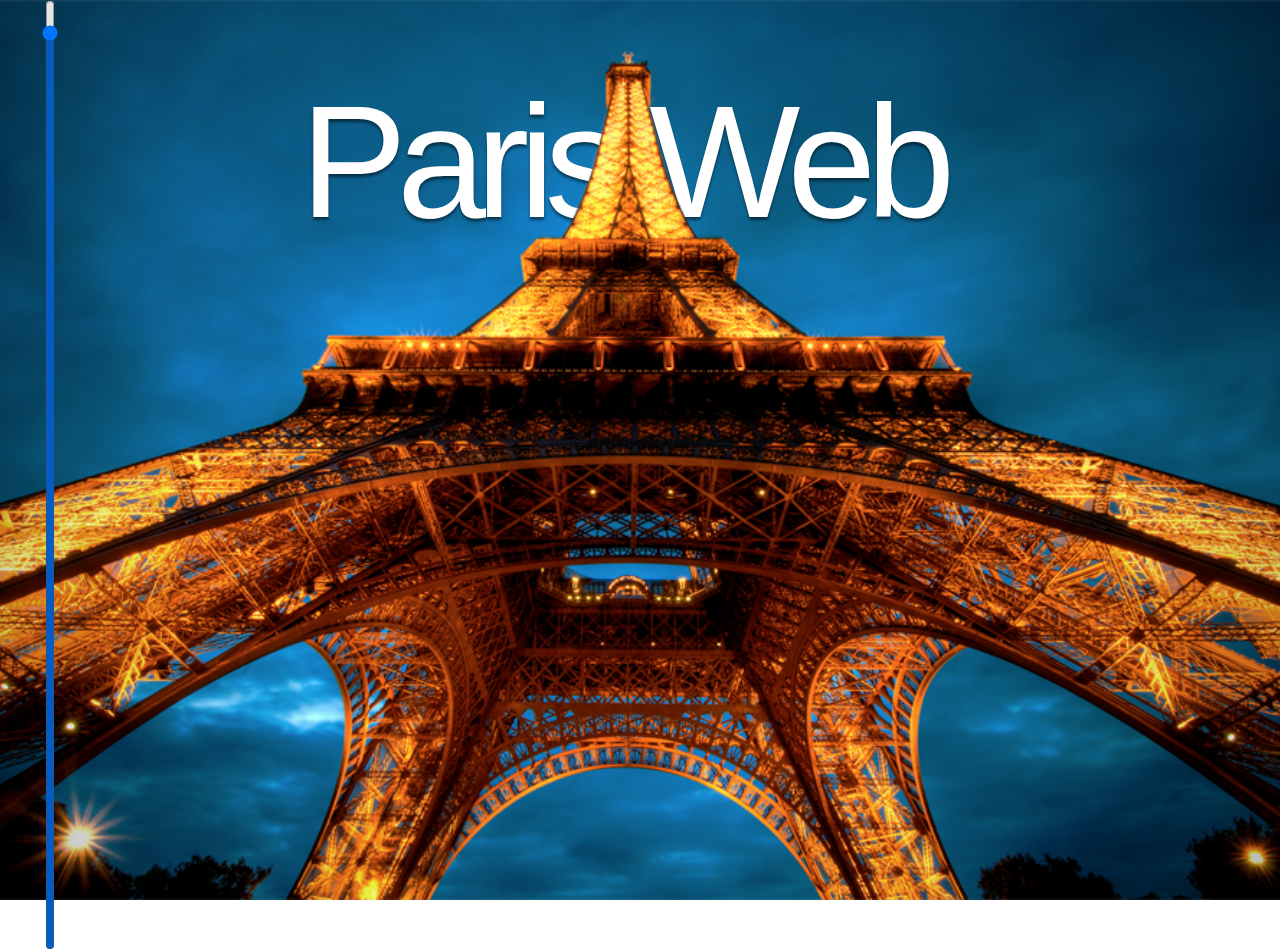
<file: demos/mask.html>
<!DOCTYPE html>
<html lang="en">
<head>
  <meta charset="UTF-8">
  <title>Document</title>
  <style>
  * {
    margin: 0;
    padding: 0;
  }
  html,
  body {
    height: 100%;
  }
  header {
    height: 100%;
    background: url('tour-eiffel.jpg') center;
    background-size: cover;
  }
  h1 {
    height: 100%;
    line-height: 100%;
    font: 10em montserrat, sans-serif;
    letter-spacing: -10px;
    color: #FFF;
    text-align: center;
    text-shadow: 0 3px 3px rgba(0,0,0,.5);
    -webkit-mask: url('tour-eiffel-mask-alpha.png') center;
    -webkit-mask-size: cover;
  }
  h1 span {
    display: block;
    transform: translateY(70px);
    animation: up 1s cubic-bezier(.1,.1,.1,1);
  }
  @keyframes up {
    from {
      transform: translateY(800px);
      opacity: 0;
    }
    50% {
      opacity: .5;
    }
    to {
      transform: translateY(70px);
      opacity: 1;
    }
  }
  #range {
    position: absolute;
    z-index: 1;
    writing-mode: bt-lr; /* IE */
    -webkit-appearance: slider-vertical; /* WebKit */
    width: 50px;
    padding: 25px;
    height: 100%;
  }
  </style>
</head>
<body>
  <input type="range" id="range" orient="vertical" min="70" max="800" value="800">
  <header>
    <h1><span>Paris&nbsp;Web&nbsp;</span></h1>
  </header>
  <script>
  var range = document.getElementById('range');
  var span = document.querySelector('h1 span');
  range.addEventListener('input', function () {
    var value = this.value;
    value = 870 - value;
    span.style.transform = 'translateY(' + value + 'px)';
  })
  </script>
</body>
</html>
</file>
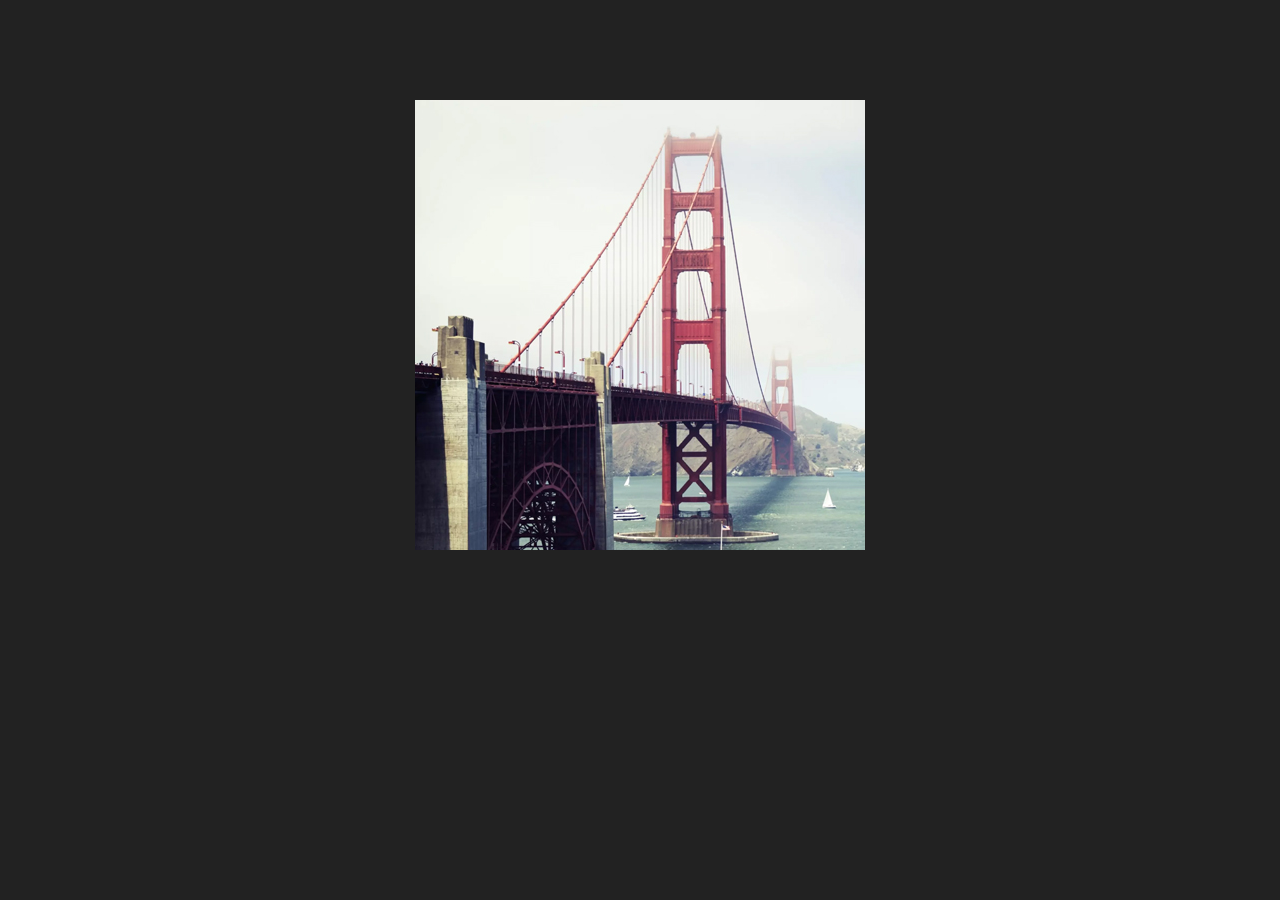
<file: demos/photos.html>
<!DOCTYPE html>
<html lang="en">
<head>
  <meta charset="UTF-8">
  <title>Document</title>
  <style>
  html {
    height: 100%;
    background: radial-gradient(ellipse farthest-side at 100% 100%, #85D8CE 10%, #085078 120%);
    background-size: cover;
    background: #222;
  }
  img {
    display: block;
    margin: 100px auto;
    -webkit-mask-size: 100% 100%;
    -webkit-mask-position: center;
    transition: -webkit-mask-size .4s;
  }
  img:hover {
    -webkit-mask-size: 33.333% 33.333%;
    -webkit-mask-size: 20% 20%;
  }
  [data-src="0"] {
    -webkit-mask-image: url('masque1.png');
  }
  [data-src="1"] {
    -webkit-mask-image: url('masque2.png');
  }
  [data-src="2"] {
    -webkit-mask-image: url('masque3.png');
  }
  [data-src="3"] {
    -webkit-mask-image: url('masque4.png');
  }
  </style>
</head>
<body>
  <img data-src="0" src="../vdo/imgs/12-450.jpg" alt="">

  <script>
  var img = document.querySelector('img');
  img.addEventListener('click', function () {
    var val = (Number(this.getAttribute('data-src')) + 1) % 4;
    console.log(val);
    this.setAttribute('data-src',val );
  });
  </script>
</body>
</html>
</file>
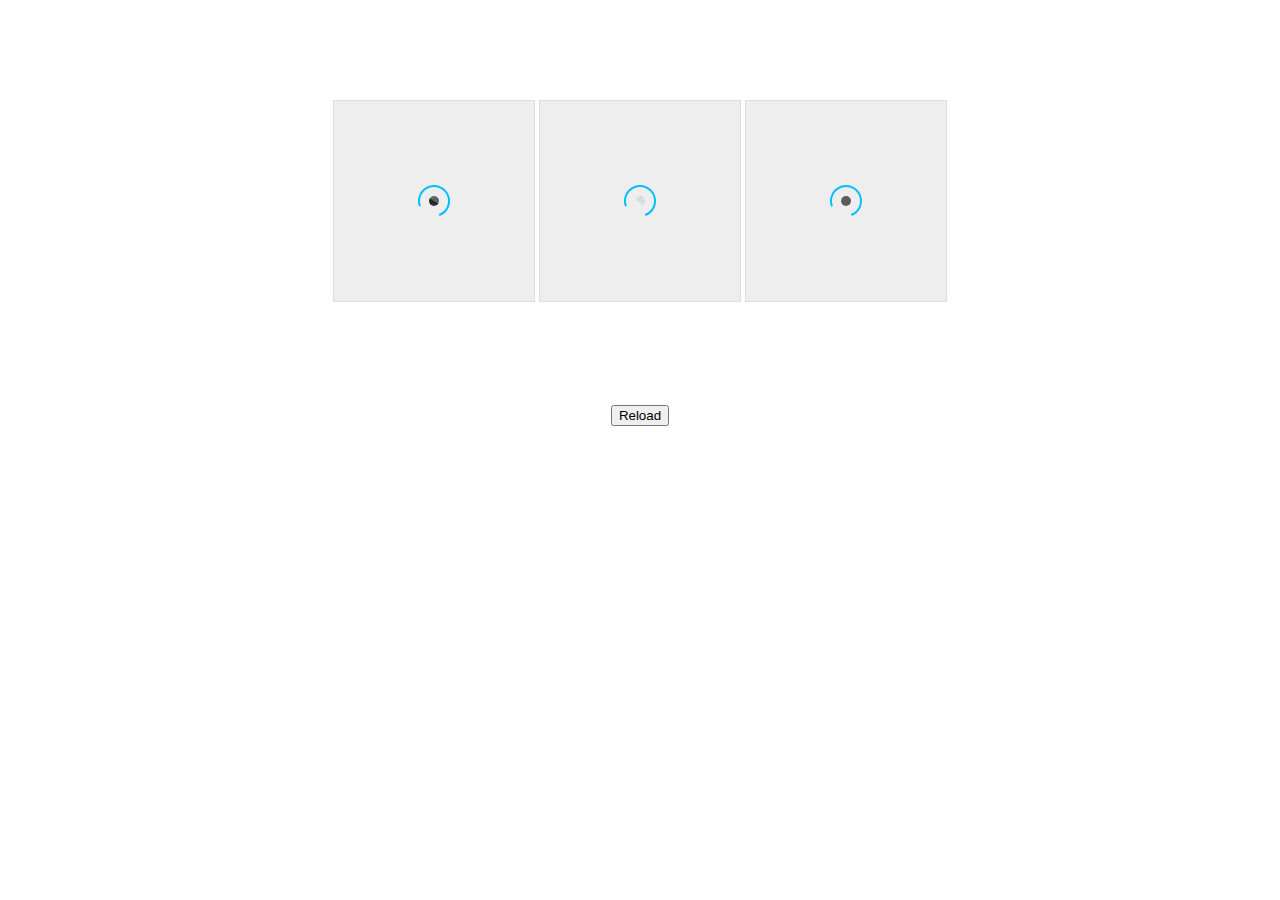
<file: demos/preload.html>
<!DOCTYPE html>
<html>
<head>
  <meta charset="utf-8">
  <title>Preload</title>
  <style>
body {
  text-align: center;
  margin: 100px;
}
.image {
  position: relative;
  display: inline-block;
  width: 200px;
  height: 200px;
  background: #eee;
  border: 1px solid #ddd;
}
.svg-image {
  position: relative;
  z-index: 1;
  width: 100%;
  height: 100%;
}

.anim {
  animation: fill 3s 1 cubic-bezier(.1,.1,.1,1) both;
}
.image:nth-child(2) .anim {
  animation-delay: 1s;
}
.image:nth-child(3) .anim {
  animation-delay: .4s;
}
/*
.loader {
  position: absolute;
  top: 0; left: 0; right: 0; bottom: 0;
  margin: auto;
  width: 30px;
  height: 30px;
  border: 2px solid deepskyblue;
  border-radius: 50%;
  clip-path: url('data:image/svg+xml;charset=utf-8,<svg xmlns="http://www.w3.org/2000/svg"><clipPath id="clipPath" clipPathUnits="objectBoundingBox"><polygon points="0.5 0 1 0 1 1 0 1 0.5 0.5"></polygon></clipPath></svg>#clipPath');
  -webkit-clip-path: polygon(50% 0, 100% 0, 100% 100%, 0 100%, 50% 50%);
  animation: rotate 1s infinite linear;
}
*/
.loader {
  fill: none;
  stroke: deepskyblue;
  stroke-width: 2px;
}

button {
  display: block;
  margin: 100px auto;
}
@keyframes rotate {
  to { transform: rotate(360deg); }
}
@keyframes fill {
  from, 40% { -webkit-clip-path: circle(5px at 50% 50%);}
  80%, to { -webkit-clip-path: circle(100% at center); }
}
  </style>
</head>
<body>
  <!--
  <div class="image">
    <div class="loader"></div>
    <img class="anim" src="../vdo/imgs/1.jpg" alt="">
  </div>
  <div class="image">
    <div class="loader"></div>
    <img class="anim" src="../vdo/imgs/2.jpg" alt="">
  </div>
  <div class="image">
    <div class="loader"></div>
    <img class="anim" src="../vdo/imgs/8.jpg" alt="">
  </div>
  <button>Reload</button>
  -->
  <script>
  /*
var b = document.querySelector('button');
b.addEventListener('click', function () {
  var imgs = document.querySelectorAll('img');
  for (var i = 0; i < imgs.length; i++) {
    var img = imgs[i];
    img.className = '';
    (function (img) {
      setTimeout(function () {
        img.className = 'anim';
      }, 100);
    })(img);
  };
});
*/
  </script>
  <div class="image">
    <svg class="svg-image">
      <defs>
        <clipPath id="clip">
          <circle class="clip-circle" id="circle" cx="100" cy="100" r="5" />
        </clipPath>
        <clipPath id="polygon">
          <polygon points="100,0 200,0 200,200 0,200 0,100 100,100" />
        </clipPath>
      </defs>
      <circle clip-path="url(#polygon)" class="loader" cx="100" cy="100" r="15" />
      <image clip-path="url(#clip)" x="0" y="0" width="200" height="200" xlink:href="../vdo/imgs/1.jpg" />
    </svg>
  </div>
  <div class="image">
    <svg class="svg-image">
      <defs>
        <clipPath id="clip2">
          <circle class="clip-circle" id="circle2" cx="100" cy="100" r="5" />
        </clipPath>
        <clipPath id="polygon2">
          <polygon points="100,0 200,0 200,200 0,200 0,100 100,100" />
        </clipPath>
      </defs>
      <circle clip-path="url(#polygon2)" class="loader" cx="100" cy="100" r="15" />
      <image clip-path="url(#clip2)" x="0" y="0" width="200" height="200" xlink:href="../vdo/imgs/2.jpg" />
    </svg>
  </div>
  <div class="image">
    <svg class="svg-image">
      <defs>
        <clipPath id="clip3">
          <circle class="clip-circle" id="circle3" cx="100" cy="100" r="5" />
        </clipPath>
        <clipPath id="polygon3">
          <polygon points="100,0 200,0 200,200 0,200 0,100 100,100" />
        </clipPath>
      </defs>
      <circle clip-path="url(#polygon3)" class="loader" cx="100" cy="100" r="15" />
      <image clip-path="url(#clip3)" x="0" y="0" width="200" height="200" xlink:href="../vdo/imgs/8.jpg" />
    </svg>
  </div>
  <button>Reload</button>
  
  <script src="Snap.svg-0.3.0/dist/snap.svg-min.js"></script>
  <script>
  /*
var tl = new TimelineMax();
tl.add([
  TweenLite.to(document.getElementById('circle'), 1.6, {transform: 'scale(40)'})
]);
*/

var cubicBezier = function (x1, y1, x2, y2, epsilon) {

  var curveX = function(t){
    var v = 1 - t;
    return 3 * v * v * t * x1 + 3 * v * t * t * x2 + t * t * t;
  };

  var curveY = function(t){
    var v = 1 - t;
    return 3 * v * v * t * y1 + 3 * v * t * t * y2 + t * t * t;
  };

  var derivativeCurveX = function(t){
    var v = 1 - t;
    return 3 * (2 * (t - 1) * t + v * v) * x1 + 3 * (- t * t * t + 2 * v * t) * x2;
  };

  return function (t) {

    var x = t, t0, t1, t2, x2, d2, i;

    // First try a few iterations of Newton's method -- normally very fast.
    for (t2 = x, i = 0; i < 8; i++){
      x2 = curveX(t2) - x;
      if (Math.abs(x2) < epsilon) return curveY(t2);
      d2 = derivativeCurveX(t2);
      if (Math.abs(d2) < 1e-6) break;
      t2 = t2 - x2 / d2;
    }

    t0 = 0, t1 = 1, t2 = x;

    if (t2 < t0) return curveY(t0);
    if (t2 > t1) return curveY(t1);

    // Fallback to the bisection method for reliability.
    while (t0 < t1){
      x2 = curveX(t2);
      if (Math.abs(x2 - x) < epsilon) return curveY(t2);
      if (x > x2) t0 = t2;
      else t1 = t2;
      t2 = (t1 - t0) * .5 + t0;
    }

    // Failure
    return curveY(t2);

  };

};

var duration = 1000;
var epsilon = (1000 / 60 / duration) / 4;
var timingFunction = cubicBezier(.1,.1,.1,1, epsilon);

var svgs = document.querySelectorAll('.svg-image');
var delays = [0,1000,400];

function animRotate (loader) {
  loader.stop().animate(
    {transform: 'r360,100,100'},
    1000,
    function () {
      loader.attr({transform: 'rotate(0 100 100)'});
      animRotate(loader);
    }
  )
}

function init (start) {
  for (var i = 0; i < svgs.length; i++) {
    var s = Snap(svgs[i]);
    var circle = s.select('.clip-circle');
    var loader = s.select('.loader');
    animRotate(loader);
    (function (circle, i) {
      if (!start) {
        circle.stop().animate({r: 5}, 0);
      }
      setTimeout(function () {
        circle.stop().animate({r: 200}, duration, timingFunction);
      }, 1500 + delays[i]);
    })(circle, i);
  };
}

init(true);

var b = document.querySelector('button');
b.addEventListener('click', function () {
  init();
});


  </script>
</body>
</html>
</file>
<file: demos/Snap.svg-0.3.0/demos/snap-mascot/style.css>
html {
    overflow: hidden;
}

body {
    background: #eee;
    text-align: center;
}

svg {
    display: inline-block;
}

iframe {
    display: inline-block;
    border: none;
    height: 300px;
    width: 400px;
    margin: 10px;
}
</file>
<file: demos/Snap.svg-0.3.0/doc/fonts/stylesheet.css>
@font-face {
    font-family: 'source-sans-pro';
    src: url('sourcesanspro-light-webfont.eot');
    src: url('sourcesanspro-light-webfont.eot?#iefix') format('embedded-opentype'),
         url('sourcesanspro-light-webfont.woff') format('woff'),
         url('sourcesanspro-light-webfont.ttf') format('truetype'),
         url('sourcesanspro-light-webfont.svg#source_sans_prolight') format('svg');
    font-weight: 300;
    font-style: normal;

}




@font-face {
    font-family: 'source-sans-pro';
    src: url('sourcesanspro-regular-webfont.eot');
    src: url('sourcesanspro-regular-webfont.eot?#iefix') format('embedded-opentype'),
         url('sourcesanspro-regular-webfont.woff') format('woff'),
         url('sourcesanspro-regular-webfont.ttf') format('truetype'),
         url('sourcesanspro-regular-webfont.svg#source_sans_proregular') format('svg');
    font-weight: 400;
    font-style: normal;

}




@font-face {
    font-family: 'source-sans-pro';
    src: url('sourcesanspro-semibold-webfont.eot');
    src: url('sourcesanspro-semibold-webfont.eot?#iefix') format('embedded-opentype'),
         url('sourcesanspro-semibold-webfont.woff') format('woff'),
         url('sourcesanspro-semibold-webfont.ttf') format('truetype'),
         url('sourcesanspro-semibold-webfont.svg#source_sans_prosemibold') format('svg');
    font-weight: 600;
    font-style: normal;

}




@font-face {
    font-family: 'source-code-pro';
    src: url('sourcecodepro-regular-webfont.eot');
    src: url('sourcecodepro-regular-webfont.eot?#iefix') format('embedded-opentype'),
         url('sourcecodepro-regular-webfont.woff') format('woff'),
         url('sourcecodepro-regular-webfont.ttf') format('truetype'),
         url('sourcecodepro-regular-webfont.svg#source_code_proregular') format('svg');
    font-weight: normal;
    font-style: normal;

}
</file>
<file: demos/Snap.svg-0.3.0/doc/css/prism.css>
/**
 * prism.js Twilight theme
 * Based (more or less) on the Twilight theme originally of Textmate fame.
 * @author Remy Bach
 */
code[class*="language-"],
pre[class*="language-"] {
	color: white;
	direction: ltr;
	font-family: source-code-pro, Consolas, Monaco, 'Andale Mono', monospace;
	text-align: left;
	text-shadow: 0 -.1em .2em black;
	white-space: pre;
	word-spacing: normal;
	
	-moz-tab-size: 4;
	-o-tab-size: 4;
	tab-size: 4;
	
	-webkit-hyphens: none;
	-moz-hyphens: none;
	-ms-hyphens: none;
	hyphens: none;
}

pre[class*="language-"],
:not(pre) > code[class*="language-"] {
	background:#181818;
}

/* Code blocks */
pre[class*="language-"] {
	margin: .5em 0;
	overflow: auto;
}
pre[class*="language-"]::selection { /* Safari */
	background:hsl(200, 4%, 16%); /* #282A2B */
}
pre[class*="language-"]::selection { /* Firefox */
	background:hsl(200, 4%, 16%); /* #282A2B */
}

/* Inline code */
:not(pre) > code[class*="language-"] {
	border-radius: .3em;
	border: .13em solid hsl(0,0%,33%); /* #545454 */
	box-shadow: 1px 1px .3em -.1em black inset;
	padding: .15em .2em .05em;
}

.token.comment,
.token.prolog,
.token.doctype,
.token.cdata {
	color: hsl(0, 0%, 47%); /* #777777 */
}

.token.punctuation {
	opacity: .7;
}

.namespace {
	opacity: .7;
}

.token.tag,
.token.boolean,
.token.number {
	color: hsl(14, 58%, 55%); /* #CF6A4C */
}

.token.keyword,
.token.property,
.token.selector {
	color:hsl(53, 89%, 79%); /* #F9EE98 */
}
.token.attr-name,
.token.attr-value,
.token.string,
.token.operator,
.token.entity,
.token.url,
.language-css .token.string,
.style .token.string {
	color:hsl(76, 21%, 52%); /* #8F9D6A */
}

.token.atrule {
	color:hsl(218, 22%, 55%); /* #7587A6 */
}

.token.regex,
.token.important {
	color: hsl(42, 75%, 65%); /* #E9C062 */
}

.token.important {
	font-weight: bold;
}

.token.entity {
	cursor: help;
}
pre[data-line] {
	padding: 1em 0 1em 3em;
	position: relative;
}

/* Markup */
.language-markup .token.tag,
.language-markup .token.attr-name,
.language-markup .token.punctuation  {
	color: hsl(33, 33%, 52%); /* #AC885B */
}

/* Text Selection colour */
::selection {
	background: hsla(0,0%,93%,0.15); /* #EDEDED */
}
::-moz-selection {
	background: hsla(0,0%,93%,0.15); /* #EDEDED */
}

/* Make the tokens sit above the line highlight so the colours don't look faded. */
.token {
	position:relative;
	z-index:1;
}
.line-highlight {
	background: -moz-linear-gradient(left, hsla(0, 0%, 33%,.1) 70%, hsla(0, 0%, 33%,0)); /* #545454 */
	background: -o-linear-gradient(left, hsla(0, 0%, 33%,.1) 70%, hsla(0, 0%, 33%,0)); /* #545454 */
	background: -webkit-linear-gradient(left, hsla(0, 0%, 33%,.1) 70%, hsla(0, 0%, 33%,0)); /* #545454 */
	background: hsla(0, 0%, 33%, 0.25); /* #545454 */
	background: linear-gradient(left, hsla(0, 0%, 33%,.1) 70%, hsla(0, 0%, 33%,0)); /* #545454 */
	border-bottom:1px dashed hsl(0, 0%, 33%); /* #545454 */
	border-top:1px dashed hsl(0, 0%, 33%); /* #545454 */
	left: 0;
	line-height: inherit;
	margin-top: 0.75em; /* Same as .prism’s padding-top */
	padding: inherit 0;
	pointer-events: none;
	position: absolute;
	right: 0;
	white-space: pre;
	z-index:0;
}
.line-highlight:before,
.line-highlight[data-end]:after {
	background-color: hsl(215, 15%, 59%); /* #8794A6 */
	border-radius: 999px;
	box-shadow: 0 1px white;
	color: hsl(24, 20%, 95%); /* #F5F2F0 */
	content: attr(data-start);
	font: bold 65%/1.5 sans-serif;
	left: .6em;
	min-width: 1em;
	padding: 0 .5em;
	position: absolute;
	text-align: center;
	text-shadow: none;
	top: .4em;
	vertical-align: .3em;
}
.line-highlight[data-end]:after {
	bottom: .4em;
	content: attr(data-end);
	top: auto;
}
</file>
